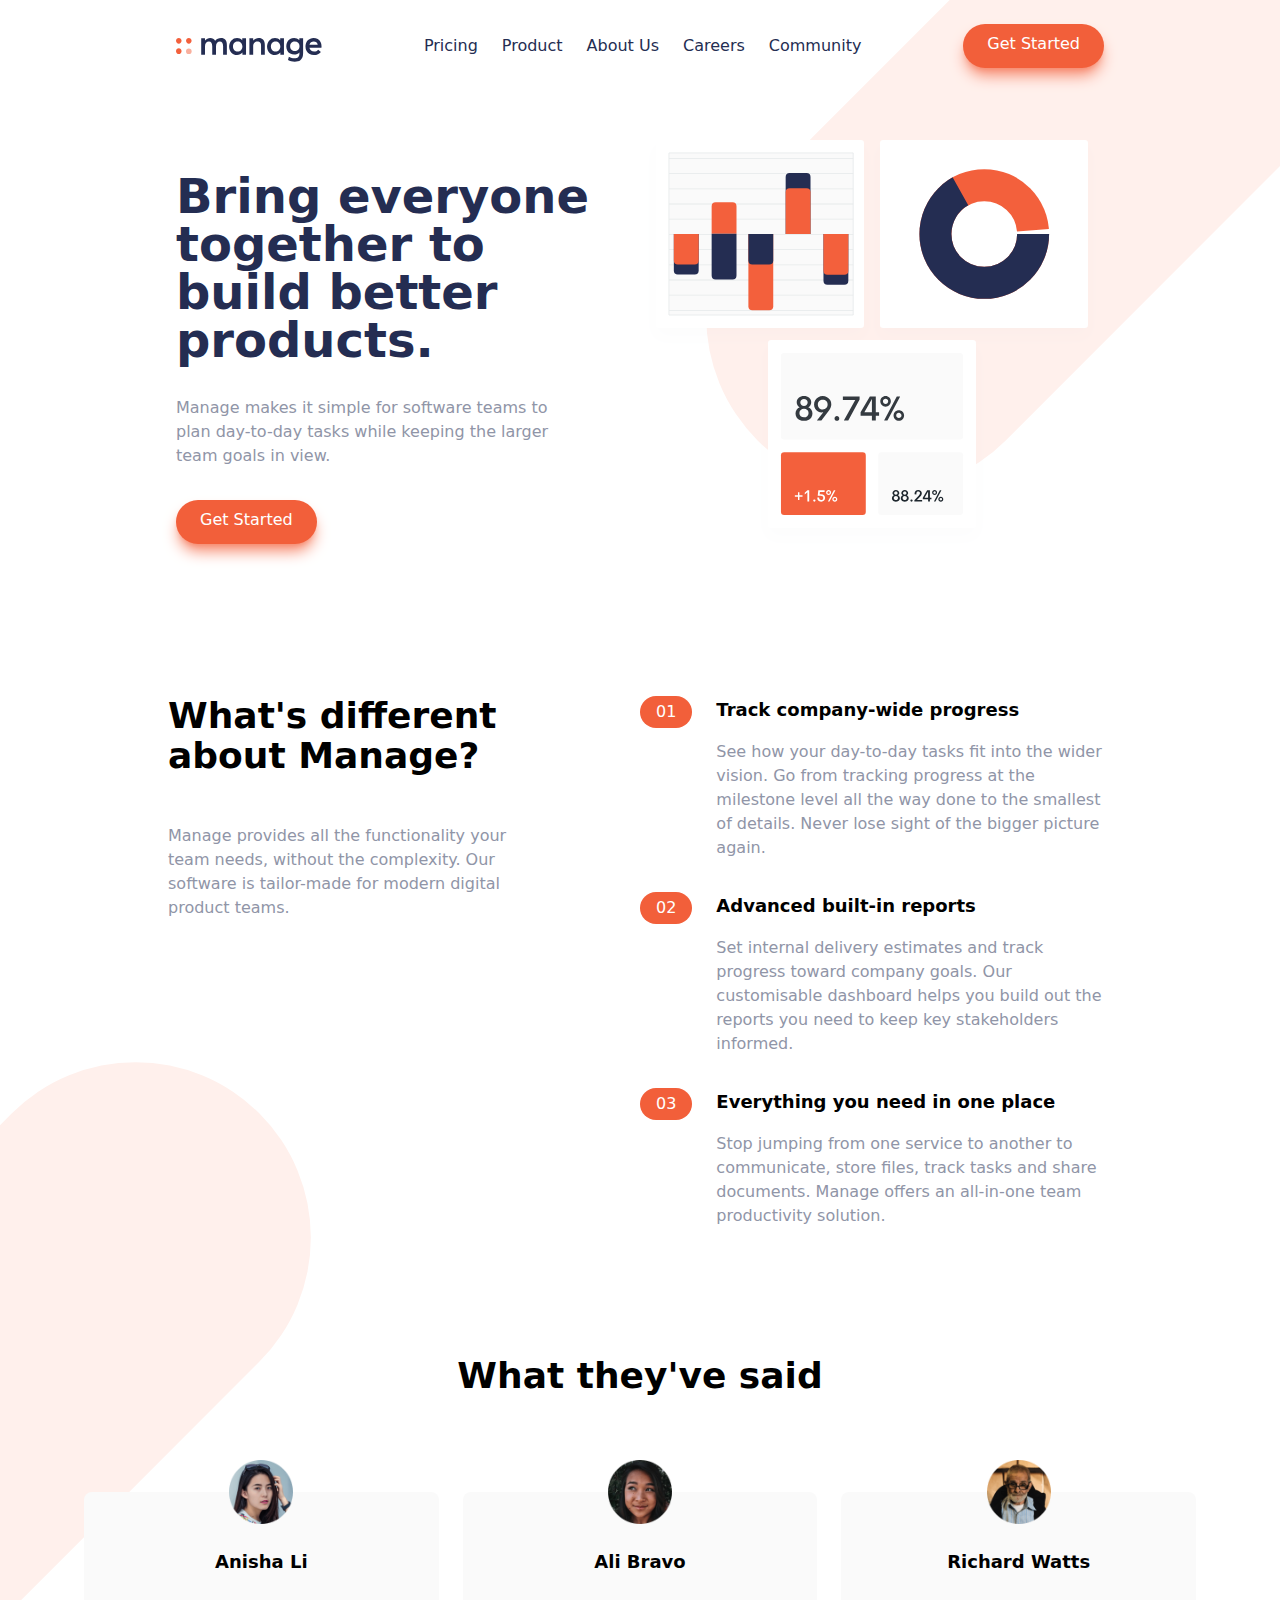
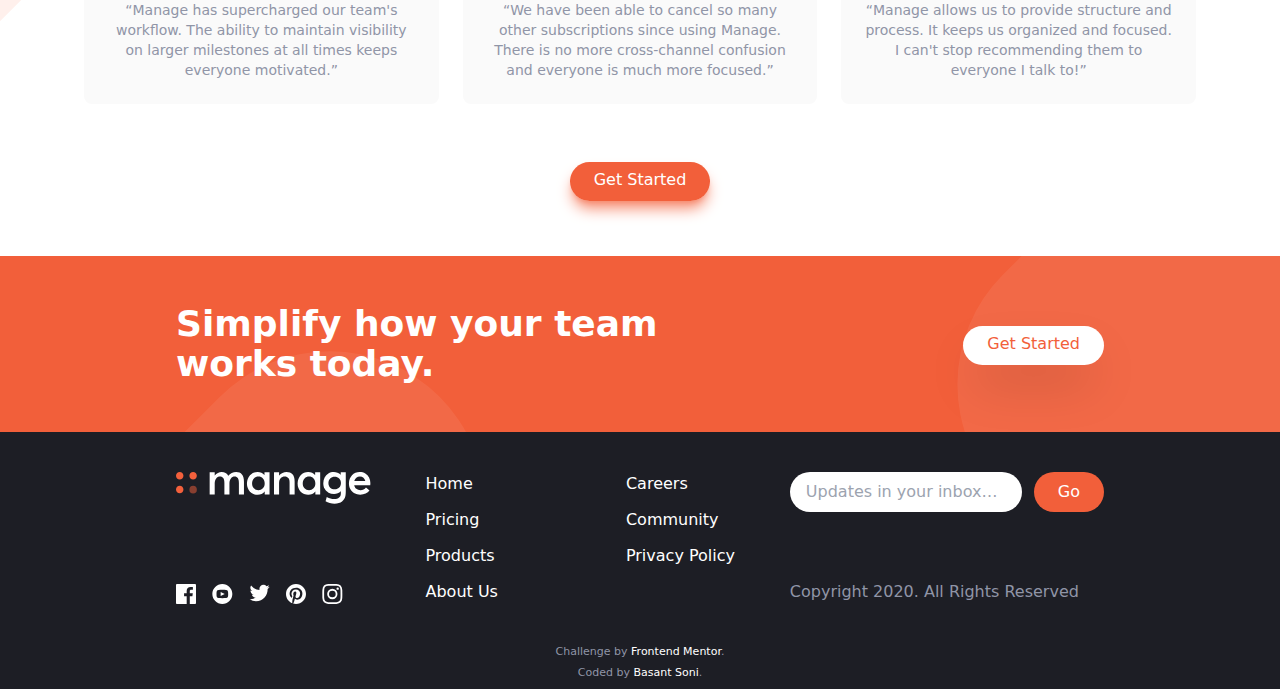
<file: Frontend-Mentor-Projects-main/A3-Manage-Landing-Page/index.html>
<!DOCTYPE html>
<html lang="en">
<head>
    <meta charset="UTF-8">
    <meta http-equiv="X-UA-Compatible" content="IE=edge">
    <meta name="viewport" content="width=device-width, initial-scale=1.0">
    <link rel="icon" type="image/png" sizes="32x32" href="./images/favicon-32x32.png">
    <title>Frontend Mentor | Manage landing page</title>
    <link rel="stylesheet" href="CSS/style.css">
    <script defer src="JS/script.js"></script>
</head>
<body>
    <!-- to run in terminal :
    cd D:\AAA\Programs\Frontend-Mentor\A3.-Manage-Landing-Page-Master (copy path from folder)
    npm run watch 
    -->
    <!-- Navbar -->
    <nav class="relative container mx-auto p-6">
        <!-- flex container -->
        <div class="flex items-center justify-between">
            <div class="pt-2">
                <img src="images/logo.svg" alt="Logo of company titled Manage" />
            </div>

            <!-- nav items -->
            <div class="hidden space-x-6 text-darkBlue md:flex">
                <a href="#" class="hover:text-darkGrayishBlue">Pricing</a>
                <a href="#" class="hover:text-darkGrayishBlue">Product</a>
                <a href="#" class="hover:text-darkGrayishBlue">About Us</a>
                <a href="#" class="hover:text-darkGrayishBlue">Careers</a>
                <a href="#" class="hover:text-darkGrayishBlue">Community</a>
            </div>

            <!-- button -->
            <a href="#" class="hidden p-3 px-6 pt-2 text-white bg-brightRed rounded-full align-baseline shadow-lg shadow-brightRedLight hover:bg-brightRedLight md:block">Get Started</a>

            <!-- Hamburger icon -->
            <button id="menu-btn" class="open block hamburger md:hidden focus:outline-none">
                <span class="hamburger-top"></span>
                <span class="hamburger-middle"></span>
                <span class="hamburger-bottom"></span>
            </button>
        </div>

        <!-- mobile menu -->
        <div class="md:hidden">
            <div id="menu" class="absolute flex flex-col items-center self-end py-8 mt-10 space-y-6 font-bold bg-white sm:w-auto sm:self-center left-6 right-6 drop-shadow-2xl">
                <a href="#">Pricing</a>
                <a href="#">Product</a>
                <a href="#">About Us</a>
                <a href="#">Careers</a>
                <a href="#">Community</a>
            </div>
        </div>
    </nav>

    <!-- Hero section -->
    <section id="hero">
        <!-- flex container -->
        <div class="container flex flex-col-reverse items-top px-6 mx-auto mt-10 space-y-0 md:flex-row md:space-y-0">
            <!-- left item -->
            <div class="flex flex-col mt-10 mb-28 space-y-8  md:w-1/2">
                <h1 class="max-w-md text-4xl font-bold text-center text-darkBlue md:text-5xl md:text-left">
                    Bring everyone together to build better products.
                </h1>
                <p class="max-w-sm text-center text-darkGrayishBlue md:text-left">
                    Manage makes it simple for software teams to plan day-to-day 
                    tasks while keeping the larger team goals in view.
                </p>
                <div class="flex justify-center md:justify-start">
                    <a href="#" class="p-3 px-6 pt-2 text-white bg-brightRed rounded-full align-baseline shadow-lg shadow-brightRedLight hover:bg-brightRedLight">Get Started</a>
                </div>
            </div>

            <!-- image -->
            <div class="md:w-1/2">
                <img src="images/illustration-intro.svg" alt="Bar and circle graph with percentage value">
            </div>
        </div> 
    </section>

    <!-- feature section -->
    <section id="features">
        <!-- flex container -->
        <div class="container flex flex-col px-4 mx-auto mt-10 space-y-12 md:space-y-0 md:flex-row">
            <!-- what's difference -->
            <div class="flex flex-col space-y-12 md:w-1/2">
                <h2 class="max-w-md text-4xl font-bold text-center md:text-left">
                    What's different about Manage?
                </h2>
                <p class="max-w-sm text-center text-darkGrayishBlue md:text-left">
                    Manage provides all the functionality your team needs, without 
                    the complexity. Our software is tailor-made for modern digital 
                    product teams.
                </p>
            </div>

            <!-- numbered list -->
            <div class="flex flex-col space-y-8 md:w-1/2">
                
                <!-- list item 1 -->
                <div class="flex flex-col space-y-3 md:space-y-0 md:space-x-6 md:flex-row">
                    <!-- heading -->
                    <div class="rounded-l-full bg-brightRedSupLight md:bg-transparent">
                        <div class="flex items-center space-x-2">
                            <div class="px-4 py-2 text-white rounded-full md:py-1 bg-brightRed">
                                01
                            </div>
                            <h3 class="text-base font-bold md:mb-4 md:hidden">
                                Track company-wide progress
                            </h3>
                        </div>
                    </div>
                    <div>
                        <h3 class="hidden mb-4 text-lg font-bold md:block">
                            Track company-wide progress
                        </h3>
                        <p class="text-darkGrayishBlue">
                            See how your day-to-day tasks fit into the wider vision. Go from 
                            tracking progress at the milestone level all the way done to the 
                            smallest of details. Never lose sight of the bigger picture again.
                        </p>
                    </div>
                </div>

                <!-- list item 2 -->
                <div class="flex flex-col space-y-3 md:space-y-0 md:space-x-6 md:flex-row">
                    <!-- heading -->
                    <div class="rounded-l-full bg-brightRedSupLight md:bg-transparent">
                        <div class="flex items-center space-x-2">
                            <div class="px-4 py-2 text-white rounded-full md:py-1 bg-brightRed">
                                02
                            </div>
                            <h3 class="text-base font-bold md:mb-4 md:hidden">
                                Advanced built-in reports
                            </h3>
                        </div>
                    </div>
                    <div>
                        <h3 class="hidden mb-4 text-lg font-bold md:block">
                            Advanced built-in reports
                        </h3>
                        <p class="text-darkGrayishBlue">
                            Set internal delivery estimates and track progress toward company 
                            goals. Our customisable dashboard helps you build out the reports 
                            you need to keep key stakeholders informed.
                        </p>
                    </div>
                </div>

                <!-- list item 3 -->
                <div class="flex flex-col space-y-3 md:space-y-0 md:space-x-6 md:flex-row">
                    <!-- heading -->
                    <div class="rounded-l-full bg-brightRedSupLight md:bg-transparent">
                        <div class="flex items-center space-x-2">
                            <div class="px-4 py-2 text-white rounded-full md:py-1 bg-brightRed">
                                03
                            </div>
                            <h3 class="text-base font-bold md:mb-4 md:hidden">
                                Everything you need in one place
                            </h3>
                        </div>
                    </div>
                    <div>
                        <h3 class="hidden mb-4 text-lg font-bold md:block">
                            Everything you need in one place
                        </h3>
                        <p class="text-darkGrayishBlue">
                            Stop jumping from one service to another to communicate, store files, 
                            track tasks and share documents. Manage offers an all-in-one team 
                            productivity solution.
                        </p>
                    </div>
                </div>

            </div>
        </div>
    </section>

    <!-- testimonials -->
    <section id="testimonials">
        <!-- container to heading and tests blocks  -->
        <div class="max-w-6xl px-5 mx-auto mt-32 text-center">
            <h2 class="text-4xl font-bold text-center">
                What they've said
            </h2>

            <!-- testimonial container -->
            <div class="flex flex-col mt-24 md:flex-row md:space-x-6">
                
                <!-- testimonial 1 -->
                <div class="hidden flex-col items-center p-6 space-y-6 rounded-lg bg-veryLightGray md:w-1/3 md:flex">
                    <img src="images/avatar-anisha.png" alt="Anisha Li" class="w-16 -mt-14">
                    <h5 class="text-lg font-bold">Anisha Li</h5>
                    <p class="text-sm text-darkGrayishBlue">
                        “Manage has supercharged our team's workflow. The ability to maintain 
                        visibility on larger milestones at all times keeps everyone motivated.”
                    </p>
                </div>
                
                <!-- testimonial 2 -->
                <div class="hidden flex-col items-center p-6 space-y-6 rounded-lg bg-veryLightGray md:w-1/3 md:flex">
                    <img src="images/avatar-ali.png" alt="Ali Bravo" class="w-16 -mt-14">
                    <h5 class="text-lg font-bold">Ali Bravo</h5>
                    <p class="text-sm text-darkGrayishBlue">
                        “We have been able to cancel so many other subscriptions since using 
                        Manage. There is no more cross-channel confusion and everyone is much 
                        more focused.”
                    </p>
                </div>
                
                <!-- testimonial 3 -->
                <div class="hidden flex-col items-center p-6 space-y-6 rounded-lg bg-veryLightGray md:w-1/3 md:flex">
                    <img src="images/avatar-richard.png" alt="Richard Watts" class="w-16 -mt-14">
                    <h5 class="text-lg font-bold">Richard Watts</h5>
                    <p class="text-sm text-darkGrayishBlue">
                        “Manage allows us to provide structure and process. It keeps us organized 
                        and focused. I can't stop recommending them to everyone I talk to!”
                    </p>
                </div>
                
            </div>

            <!-- mobile testimonial -->
            <div class="md:hidden overflow-hidden">
                 
                <div class="carousel pt-9 flex">
                    <!-- testimonial 1 -->
                    <div class="carousel-item flex flex-col items-center p-6 space-y-6 rounded-lg bg-veryLightGray ">
                        <img src="images/avatar-anisha.png" alt="Anisha Li" class="w-16 -mt-14">
                        <h5 class="text-lg font-bold">Anisha Li</h5>
                        <p class="text-sm text-darkGrayishBlue">
                            “Manage has supercharged our team's workflow. The ability to maintain 
                            visibility on larger milestones at all times keeps everyone motivated.”
                        </p>
                    </div>
                    
                    <!-- testimonial 2 -->
                    <div class="carousel-item flex flex-col items-center p-6 space-y-6 rounded-lg bg-veryLightGray">
                        <img src="images/avatar-ali.png" alt="Ali Bravo" class="w-16 -mt-14">
                        <h5 class="text-lg font-bold">Ali Bravo</h5>
                        <p class="text-sm text-darkGrayishBlue">
                            “We have been able to cancel so many other subscriptions since using 
                            Manage. There is no more cross-channel confusion and everyone is much 
                            more focused.”
                        </p>
                    </div>
                    
                    <!-- testimonial 3 -->
                    <div class="carousel-item flex flex-col items-center p-6 space-y-6 rounded-lg bg-veryLightGray">
                        <img src="images/avatar-richard.png" alt="Richard Watts" class="w-16 -mt-14">
                        <h5 class="text-lg font-bold">Richard Watts</h5>
                        <p class="text-sm text-darkGrayishBlue">
                            “Manage allows us to provide structure and process. It keeps us organized 
                            and focused. I can't stop recommending them to everyone I talk to!”
                        </p>
                    </div>
    
                    <!-- testimonial 4 -->
                    <div class="carousel-item flex flex-col items-center p-6 space-y-6 rounded-lg bg-veryLightGray">
                        <img src="images/avatar-shanai.png" alt="Shanai Gough" class="w-16 -mt-14">
                        <h5 class="text-lg font-bold">Shanai Gough</h5>
                        <p class="text-sm text-darkGrayishBlue">
                            “Their software allows us to track, manage and collaborate on our projects 
                            from anywhere. It keeps the whole team in-sync without being intrusive.”
                        </p>
                    </div>

                </div>
                <!-- progress circles -->
                <div class="circles flex justify-center space-x-2 pt-8">
                    <div class="circle show w-3 h-3 rounded-full border-2 border-brightRed"></div>
                    <div class="circle w-3 h-3 rounded-full border-2 border-brightRed"></div>
                    <div class="circle w-3 h-3 rounded-full border-2 border-brightRed"></div>
                    <div class="circle w-3 h-3 rounded-full border-2 border-brightRed"></div>
                </div>

            </div>

            <!-- button -->
            <div class="my-16">
                <a href="#" class="p-3 px-6 pt-2 text-white bg-brightRed rounded-full align-baseline shadow-lg shadow-brightRedLight hover:bg-brightRedLight">Get Started</a>
            </div>
        </div>
    </section>

    <!-- CTA section -->
    <section id="cta" class="bg-brightRed">
        <!-- flex container -->
        <div class="container flex flex-col items-center justify-between px-6 py-24 mx-auto space-y-12 md:py-12 md:flex-row md:space-y-0">
            <!-- heading -->
            <h2 class="text-5xl font-bold leading-tight text-center text-white md:text-4xl md:max-w-xl md:text-left">
                Simplify how your team works today.
            </h2>

             <!-- Button -->
        <div>
            <a href="#" class="p-3 px-6 pt-2 text-brightRed bg-white rounded-full shadow-2xl baseline hover:text-brightRedLight">
                Get Started
            </a>
          </div>
        </div>
    </section>

    <!-- footer -->
    <footer class="bg-veryDarkBlue">
        <!-- flex container -->
        <div class="container flex flex-col-reverse justify-between px-6 py-10 mx-auto space-y-8 md:flex-row md:space-y-0">
            <!-- logo and social links container -->
            <div class="flex flex-col-reverse items-center justify-between space-y-12 md:flex-col md:space-y-0 md:items-start">

                <!-- copyright -->
                <div class="mx-auto my-6 text-center text-darkGrayishBlue md:hidden">Copyright 2020. All Rights Reserved</div>
                <!-- logo -->
                <div>
                    <img src="images/logo-white.svg" class="h-8 text-white" alt=""/>
                </div>
                <!-- social links container -->
                <div class="flex justify-center space-x-4">
                    
                    <!-- link 1 facebook -->
                    <a href="#">
                        <svg xmlns="http://www.w3.org/2000/svg" width="20" height="20" class="text-white hover:text-brightRed"><path fill="currentColor" d="M18.896 0H1.104C.494 0 0 .494 0 1.104v17.793C0 19.506.494 20 1.104 20h9.58v-7.745H8.076V9.237h2.606V7.01c0-2.583 1.578-3.99 3.883-3.99 1.104 0 2.052.082 2.329.119v2.7h-1.598c-1.254 0-1.496.597-1.496 1.47v1.928h2.989l-.39 3.018h-2.6V20h5.098c.608 0 1.102-.494 1.102-1.104V1.104C20 .494 19.506 0 18.896 0z"/></svg>
                    </a> 
                    
                    <!-- link 2 youtube -->
                    <a href="#">
                        <svg xmlns="http://www.w3.org/2000/svg" width="21" height="20" class="text-white hover:text-brightRed"><path fill="currentColor" d="M10.333 0c-5.522 0-10 4.478-10 10 0 5.523 4.478 10 10 10 5.523 0 10-4.477 10-10 0-5.522-4.477-10-10-10zm3.701 14.077c-1.752.12-5.653.12-7.402 0C4.735 13.947 4.514 13.018 4.5 10c.014-3.024.237-3.947 2.132-4.077 1.749-.12 5.651-.12 7.402 0 1.898.13 2.118 1.059 2.133 4.077-.015 3.024-.238 3.947-2.133 4.077zM8.667 8.048l4.097 1.949-4.097 1.955V8.048z"/></svg>
                    </a> 
                    
                    <!-- link 3 twitter -->
                    <a href="#">
                        <svg xmlns="http://www.w3.org/2000/svg" width="21" height="18" class="text-white hover:text-brightRed"><path fill="currentColor" d="M20.667 2.797a8.192 8.192 0 01-2.357.646 4.11 4.11 0 001.804-2.27 8.22 8.22 0 01-2.606.996A4.096 4.096 0 0014.513.873c-2.649 0-4.595 2.472-3.997 5.038a11.648 11.648 0 01-8.457-4.287 4.109 4.109 0 001.27 5.478A4.086 4.086 0 011.47 6.59c-.045 1.901 1.317 3.68 3.29 4.075a4.113 4.113 0 01-1.853.07 4.106 4.106 0 003.834 2.85 8.25 8.25 0 01-6.075 1.7 11.616 11.616 0 006.29 1.843c7.618 0 11.922-6.434 11.662-12.205a8.354 8.354 0 002.048-2.124z"/></svg>
                    </a> 
                    
                    <!-- link 4 pinterest -->
                    <a href="#">
                        <svg xmlns="http://www.w3.org/2000/svg" width="20" height="20" class="text-white hover:text-brightRed"><path fill="currentColor" d="M10 0C4.478 0 0 4.477 0 10c0 4.237 2.636 7.855 6.356 9.312-.088-.791-.167-2.005.035-2.868.182-.78 1.172-4.97 1.172-4.97s-.299-.6-.299-1.486c0-1.39.806-2.428 1.81-2.428.852 0 1.264.64 1.264 1.408 0 .858-.545 2.14-.828 3.33-.236.995.5 1.807 1.48 1.807 1.778 0 3.144-1.874 3.144-4.58 0-2.393-1.72-4.068-4.177-4.068-2.845 0-4.515 2.135-4.515 4.34 0 .859.331 1.781.745 2.281a.3.3 0 01.069.288l-.278 1.133c-.044.183-.145.223-.335.134-1.249-.581-2.03-2.407-2.03-3.874 0-3.154 2.292-6.052 6.608-6.052 3.469 0 6.165 2.473 6.165 5.776 0 3.447-2.173 6.22-5.19 6.22-1.013 0-1.965-.525-2.291-1.148l-.623 2.378c-.226.869-.835 1.958-1.244 2.621.937.29 1.931.446 2.962.446 5.522 0 10-4.477 10-10S15.522 0 10 0z"/></svg>
                    </a> 
                    
                    <!-- link 5 instagram -->
                    <a href="#">
                        <svg xmlns="http://www.w3.org/2000/svg" width="21" height="20" class="text-white hover:text-brightRed"><path fill="currentColor" d="M10.333 1.802c2.67 0 2.987.01 4.042.059 2.71.123 3.976 1.409 4.1 4.099.048 1.054.057 1.37.057 4.04 0 2.672-.01 2.988-.058 4.042-.124 2.687-1.386 3.975-4.099 4.099-1.055.048-1.37.058-4.042.058-2.67 0-2.986-.01-4.04-.058-2.717-.124-3.976-1.416-4.1-4.1-.048-1.054-.058-1.37-.058-4.041 0-2.67.01-2.986.058-4.04.124-2.69 1.387-3.977 4.1-4.1 1.054-.048 1.37-.058 4.04-.058zm0-1.802C7.618 0 7.278.012 6.211.06 2.579.227.56 2.242.394 5.877.345 6.944.334 7.284.334 10s.011 3.057.06 4.123c.166 3.632 2.181 5.65 5.816 5.817 1.068.048 1.408.06 4.123.06 2.716 0 3.057-.012 4.124-.06 3.628-.167 5.651-2.182 5.816-5.817.049-1.066.06-1.407.06-4.123s-.011-3.056-.06-4.122C20.11 2.249 18.093.228 14.458.06 13.39.01 13.049 0 10.333 0zm0 4.865a5.135 5.135 0 100 10.27 5.135 5.135 0 000-10.27zm0 8.468a3.333 3.333 0 110-6.666 3.333 3.333 0 010 6.666zm5.339-9.87a1.2 1.2 0 10-.001 2.4 1.2 1.2 0 000-2.4z"/></svg>
                    </a> 
                </div>

            </div>

            <!-- list container -->
            <div class="flex justify-around space-x-32">
                <!-- left side -->
                <div class="flex flex-col space-y-3 text-white">
                    <a href="#" class="hover:text-brightRed">Home</a>
                    <a href="#" class="hover:text-brightRed">Pricing</a>
                    <a href="#" class="hover:text-brightRed">Products</a>
                    <a href="#" class="hover:text-brightRed">About Us</a>
                </div>
                <!-- right side -->
                <div class="flex flex-col space-y-3 text-white">
                    <a href="#" class="hover:text-brightRed">Careers</a>
                    <a href="#" class="hover:text-brightRed">Community</a>
                    <a href="#" class="hover:text-brightRed">Privacy Policy</a>
                </div>
            </div>

            <!-- input container -->
            <div class="flex flex-col justify-between">
                <form id="form" class="form">

                    <div class="form-control flex space-x-3">
                        <input type="email" id="email" class="flex-1 px-4 rounded-full border-transparent focus:outline-none focus:text-brightRed focus:border-solid focus:border-2 focus:border-brightRedLight" placeholder="Updates in your inbox…" />
                        <button type="submit" class="px-6 py-2 text-white rounded-full bg-brightRed hover:bg-brightRedLight focus:outline-none">Go</button>
                    </div>
                    <small id="errorMessage" class="italic text-brightRedLight pl-5 pt-2 text-sm ">Error message</small>
                </form>

                <!-- copyright -->
                <div class="hidden text-darkGrayishBlue md:block">Copyright 2020. All Rights Reserved</div>
            </div>

        </div>
        
        <div class="attribution flex flex-col justify-center align-center space-y-1 pb-2">
            <p class="text-darkGrayishBlue">Challenge by <a class="text-white hover:text-brightRed" href="https://www.frontendmentor.io?ref=challenge" target="_blank">Frontend Mentor</a>.</p> 
            <p class="text-darkGrayishBlue">Coded by <a class="text-white hover:text-brightRed" href="https://www.frontendmentor.io/profile/SoniBasant" target="_blank">Basant Soni</a>.</p>
        </div>
    </footer>

</body>
</html>
</file>
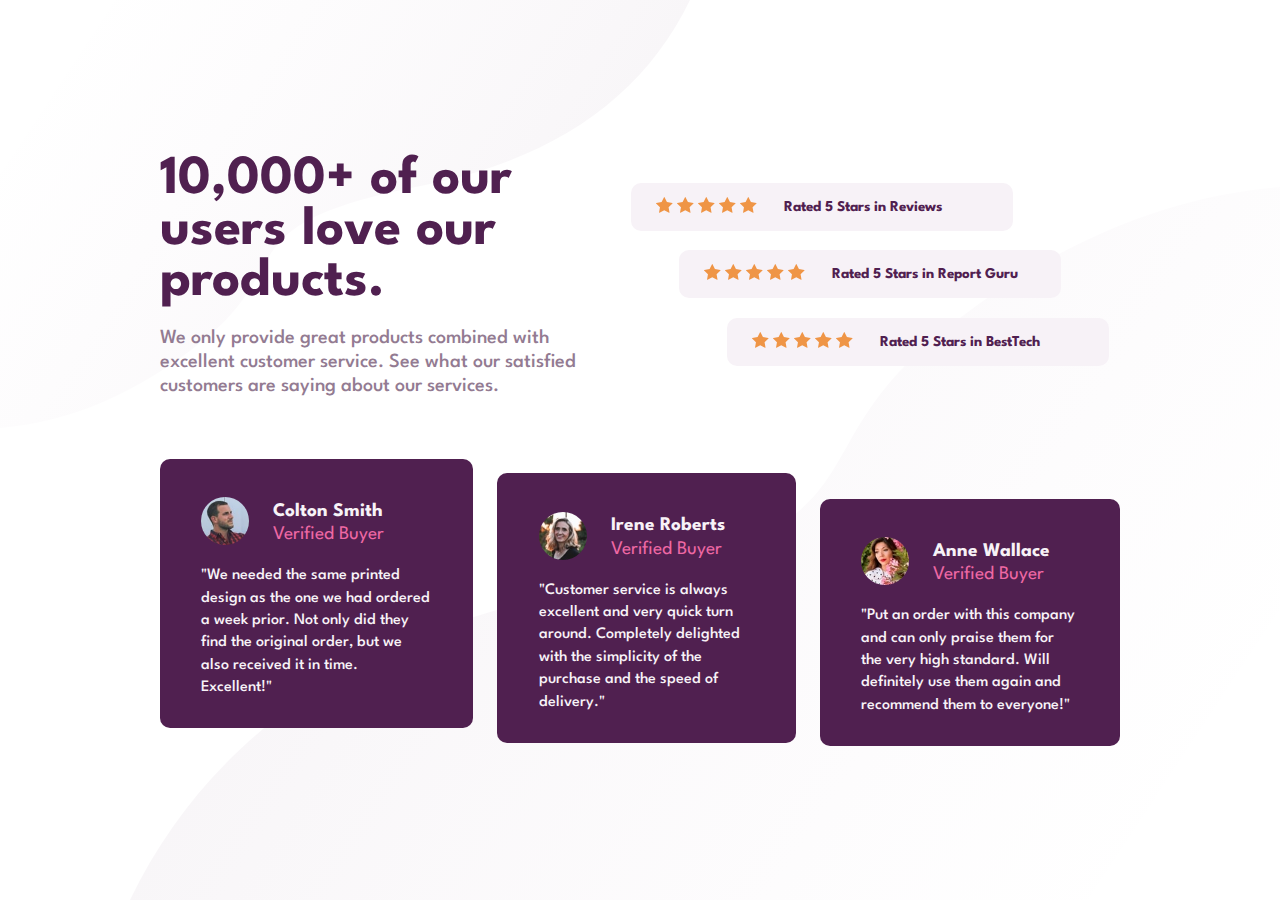
<file: Frontend-Mentor-Projects-main/A9-Social-Proof-Section/index.html>
<!DOCTYPE html>
<html lang="en">
  <head>
    <meta charset="UTF-8" />
    <meta name="viewport" content="width=device-width, initial-scale=1.0" />
    <meta http-equiv="X-UA-Compatible" content="ie=edge">
    <meta name="author" content="Basant Soni">
    <link
      rel="icon"
      type="image/png"
      sizes="32x32"
      href="./images/favicon-32x32.png"
    />
    <meta name="keywords" content=" HTML5, pure css, html, Frontend, Frontend Mentor, FrontendMentor.io, Basant Soni, sonibasant, social proof section, /">
    <title>Frontend Mentor | Social proof section</title>
    <link rel="stylesheet" href="style.css">
  </head>
  <body>

    <div class="page-container">

      <div class="header">
        <div class="headings">

          <h1 class="title">
            10,000+ of our users love our products.
          </h1>
  
          <p class="sub-title">
            We only provide great products combined with excellent customer service.
            See what our satisfied customers are saying about our services.
          </p>
        </div>

        <div class="star-container">

          <div class="cards card1">

            <div class="star">
              <img src="images/icon-star.svg" alt="Star">
              <img src="images/icon-star.svg" alt="Star">
              <img src="images/icon-star.svg" alt="Star">
              <img src="images/icon-star.svg" alt="Star">
              <img src="images/icon-star.svg" alt="Star">
            </div>
            <p>
              Rated 5 Stars in Reviews
            </p>
          </div>

          <div class="cards card2">

            <div class="star">
              <img src="images/icon-star.svg" alt="Star">
              <img src="images/icon-star.svg" alt="Star">
              <img src="images/icon-star.svg" alt="Star">
              <img src="images/icon-star.svg" alt="Star">
              <img src="images/icon-star.svg" alt="Star">
            </div>
            <p>
              Rated 5 Stars in Report Guru
            </p>
          </div>

          <div class="cards card3">

            <div class="star">
              <img src="images/icon-star.svg" alt="Star">
              <img src="images/icon-star.svg" alt="Star">
              <img src="images/icon-star.svg" alt="Star">
              <img src="images/icon-star.svg" alt="Star">
              <img src="images/icon-star.svg" alt="Star">
            </div>
            <p>
              Rated 5 Stars in BestTech
            </p>
          </div>
        </div>
      </div>

      <div class="feedback-container">

        <div class="feedback-card feedback-card1">
          <div class="head">

            <div class="image">
              <img src="images/image-colton.jpg" alt="Colton">
            </div>

            <div class="about">
              <p class="name">Colton Smith</p>
              <p class="designation">Verified Buyer</p>
            </div>
          </div>

          <div class="feedback">
            "We needed the same printed design as the one we had ordered a week prior.
            Not only did they find the original order, but we also received it in time.
            Excellent!"
          </div>
        </div>

        <div class="feedback-card feedback-card2">
          <div class="head">

            <div class="image">
              <img src="images/image-irene.jpg" alt="Irene">
            </div>

            <div class="about">
              <p class="name">Irene Roberts</p>
              <p class="designation">Verified Buyer</p>
            </div>
          </div>

          <div class="feedback">
            "Customer service is always excellent and very quick turn around. Completely
            delighted with the simplicity of the purchase and the speed of delivery."
          </div>
        </div>

        <div class="feedback-card feedback-card3">
          <div class="head">

            <div class="image">
              <img src="images/image-anne.jpg" alt="Anne">
            </div>

            <div class="about">
              <p class="name">Anne Wallace</p>
              <p class="designation">Verified Buyer</p>
            </div>
          </div>

          <div class="feedback">
            "Put an order with this company and can only praise them for the very high
            standard. Will definitely use them again and recommend them to everyone!"
          </div>
        </div>
      </div>
      
    </div>
   
  </body>
</html>
</file>
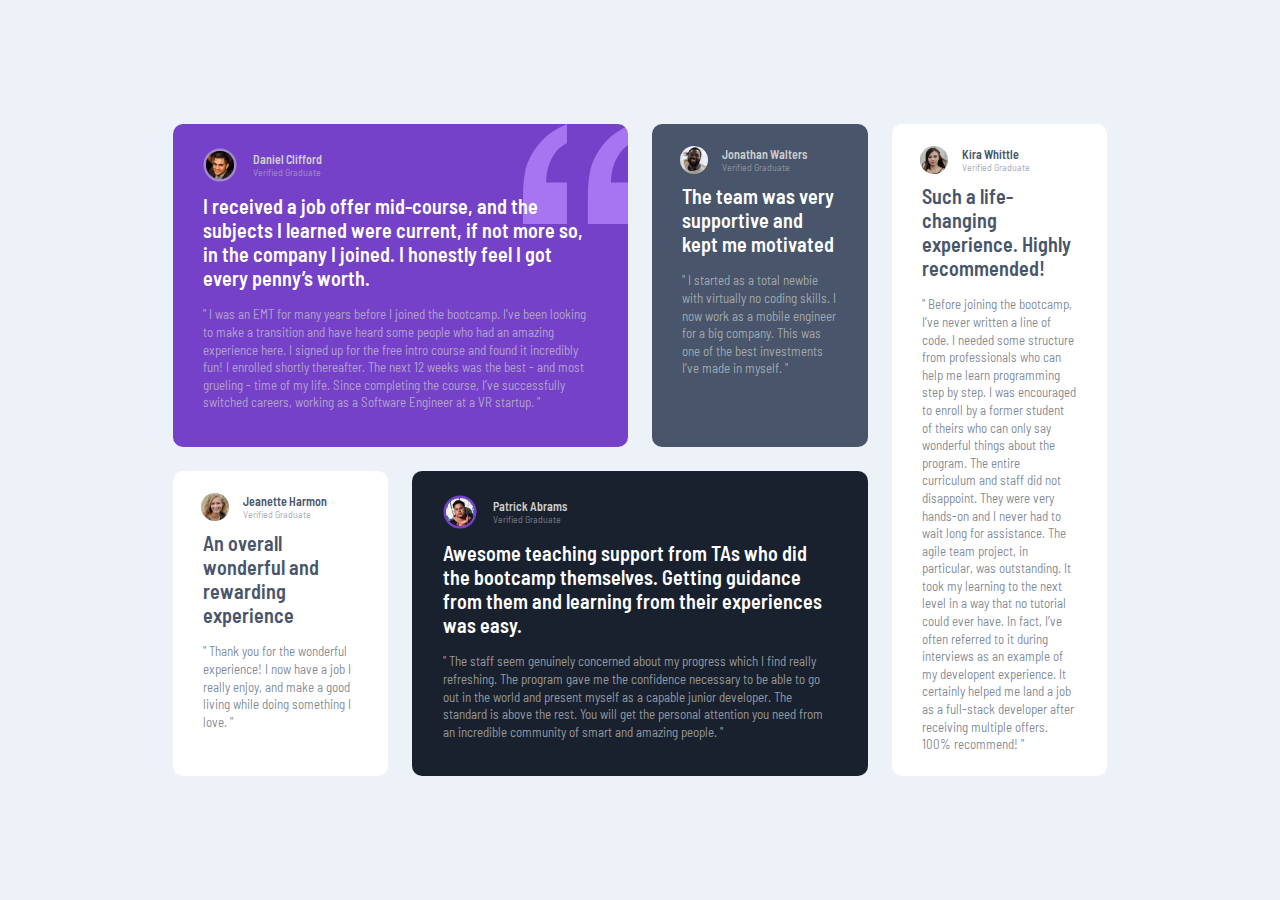
<file: Frontend-Mentor-Projects-main/B0-Testimonials-Grid-Section/index.html>
<!DOCTYPE html>
<html lang="en">
<head>
  <meta charset="UTF-8">
  <meta name="viewport" content="width=device-width, initial-scale=1.0">
  <meta http-equiv="X-UA-Compatible" content="ie=edge">
  <meta name="author" content="Basant Soni">
  <link rel="icon" type="image/png" sizes="32x32" href="./images/favicon-32x32.png">
  <meta name="keywords" content=" HTML5, pure css, html, Frontend, Frontend Mentor, FrontendMentor.io, Basant Soni, sonibasant, testimonials grid section, /">
  <title>Frontend Mentor | Testimonials Grid Section</title>
  <link rel="stylesheet" href="style.css">
</head>
<body>

  <main>

    <div class="cards card1">
      <div class="profile">
        <img src="images/image-daniel.jpg" alt="Daniel" class="image">
        <div class="about">
          <div class="person-name">Daniel Clifford</div>  
          <div class="verified">Verified Graduate</div>
        </div>
      </div>

      <p class="review">
        I received a job offer mid-course, and the subjects I learned were current, if not more so, 
        in the company I joined. I honestly feel I got every penny&#x2019;s worth.
      </p>

      <p class="quote">
        " I was an EMT for many years before I joined the bootcamp. I&#x2019;ve been looking to make a 
        transition and have heard some people who had an amazing experience here. I signed up 
        for the free intro course and found it incredibly fun! I enrolled shortly thereafter. 
        The next 12 weeks was the best - and most grueling - time of my life. Since completing 
        the course, I&#x2019;ve successfully switched careers, working as a Software Engineer at a VR startup. "
      </p>
    </div>

    <div class="cards card2">
      <div class="profile">
        <img src="images/image-jonathan.jpg" alt="Jonathan" class="image">
        <div class="about">
          <div class="person-name">Jonathan Walters</div>  
          <div class="verified">Verified Graduate</div>
        </div>
      </div>

      <p class="review">
        The team was very supportive and kept me motivated
      </p>

      <p class="quote">
        " I started as a total newbie with virtually no coding skills. I now work as a mobile engineer 
        for a big company. This was one of the best investments I&#x2019;ve made in myself. "
      </p>
    </div>

    <div class="cards card3">
      <div class="profile">
        <img src="images/image-jeanette.jpg" alt="Jeanette" class="image">
        <div class="about">
          <div class="person-name">Jeanette Harmon</div>  
          <div class="verified">Verified Graduate</div>
        </div>
      </div>

      <p class="review">
        An overall wonderful and rewarding experience
      </p>

      <p class="quote">
        " Thank you for the wonderful experience! I now have a job I really enjoy, and make a good living 
        while doing something I love. "
      </p>
    </div>

    <div class="cards card4">
      <div class="profile">
        <img src="images/image-patrick.jpg" alt="Patrick" class="image">
        <div class="about">
          <div class="person-name">Patrick Abrams</div>  
          <div class="verified">Verified Graduate</div>
        </div>
      </div>

      <p class="review">
        Awesome teaching support from TAs who did the bootcamp themselves. Getting guidance from them and 
        learning from their experiences was easy.
      </p>

      <p class="quote">
        " The staff seem genuinely concerned about my progress which I find really refreshing. The program 
        gave me the confidence necessary to be able to go out in the world and present myself as a capable 
        junior developer. The standard is above the rest. You will get the personal attention you need from 
        an incredible community of smart and amazing people. "
      </p>
    </div>

    <div class="cards card5">
      <div class="profile">
        <img src="images/image-kira.jpg" alt="Kira" class="image">
        <div class="about">
          <div class="person-name">Kira Whittle</div>  
          <div class="verified">Verified Graduate</div>
        </div>
      </div>

      <p class="review">
        Such a life-changing experience. Highly recommended!
      </p>

      <p class="quote">
        " Before joining the bootcamp, I&#x2019;ve never written a line of code. I needed some structure from 
        professionals who can help me learn programming step by step. I was encouraged to enroll by a former 
        student of theirs who can only say wonderful things about the program. The entire curriculum and staff 
        did not disappoint. They were very hands-on and I never had to wait long for assistance. The agile team 
        project, in particular, was outstanding. It took my learning to the next level in a way that no tutorial 
        could ever have. In fact, I&#x2019;ve often referred to it during interviews as an example of my developent 
        experience. It certainly helped me land a job as a full-stack developer after receiving multiple offers. 
        100% recommend! "
      </p>
    </div>

  </main>
  
</body>
</html>
</file>
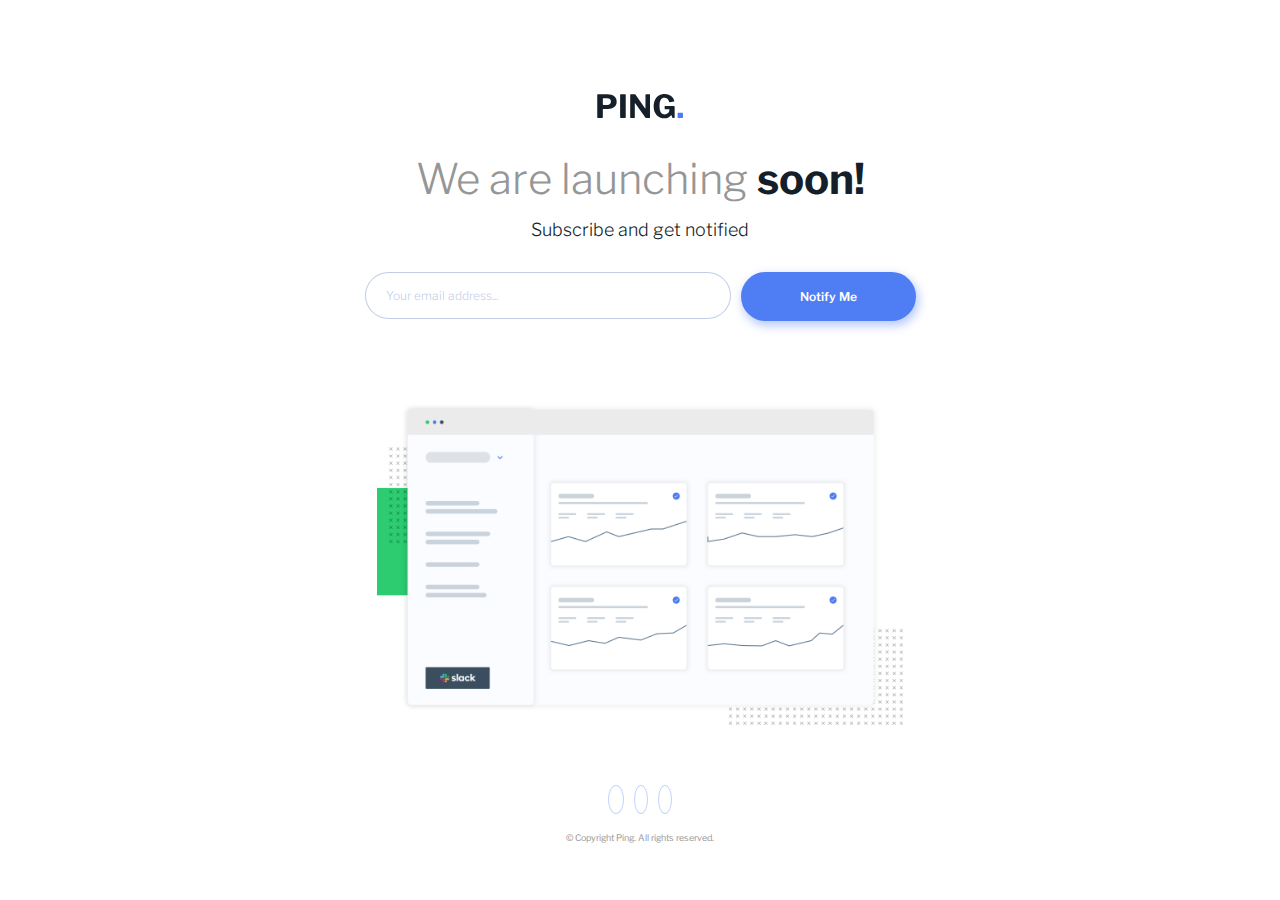
<file: Frontend-Mentor-Projects-main/B1-Ping-Coming-Soon-Page/index.html>
<!DOCTYPE html>
<html lang="en">
<head>
  <meta charset="UTF-8">
  <meta name="viewport" content="width=device-width, initial-scale=1.0"> <!-- displays site properly based on user's device -->
  <meta http-equiv="X-UA-Compatible" content="ie=edge">
  <meta content="author" name="Basant Soni">
  <meta name="keywords" content=" HTML5, pure css, html, Frontend, Frontend Mentor, FrontendMentor.io, Basant Soni, sonibasant, ping coming soon page, email verification /">
  <link rel="icon" type="image/png" sizes="32x32" href="./images/favicon-32x32.png">
  <title>Frontend Mentor | Ping coming soon page</title>
  <link rel="stylesheet" href="https://cdnjs.cloudflare.com/ajax/libs/font-awesome/6.2.0/css/all.min.css" integrity="sha512-xh6O/CkQoPOWDdYTDqeRdPCVd1SpvCA9XXcUnZS2FmJNp1coAFzvtCN9BmamE+4aHK8yyUHUSCcJHgXloTyT2A==" crossorigin="anonymous" referrerpolicy="no-referrer" />
  <link rel="stylesheet" href="style.css">
  <script defer src="script.js"></script>
</head>
<body>

  <header>
    <img src="images/logo.svg" alt="Ping Icon" id="ping-img">

    <h1 class="title">
      We are launching <span>soon!</span>
    </h1>

    <p class="sub-title">
      Subscribe and get notified
    </p>
  </header>
  
  <form class="email-container">
    <div>
      <input type="text" name="email" class="email" placeholder="Your email address...">
      <small>Message</small>
    </div>
    <button type="button" id="btn">Notify Me</button>
  </form>

  <div>
    <img src="images/illustration-dashboard.png" alt="Dashboard" id="dashboard">
  </div>

  <footer>

    <ul class="social">
      <li><i class="fab fa-facebook-f"></i></li>
      <li><i class="fab fa-twitter"></i></li>
      <li><i class="fab fa-instagram"></i></li>
    </ul>
    <i></i>
    <p class="disclaimer">
      &copy; Copyright Ping. All rights reserved.
    </p>
  </footer>
</body>
</html>
</file>
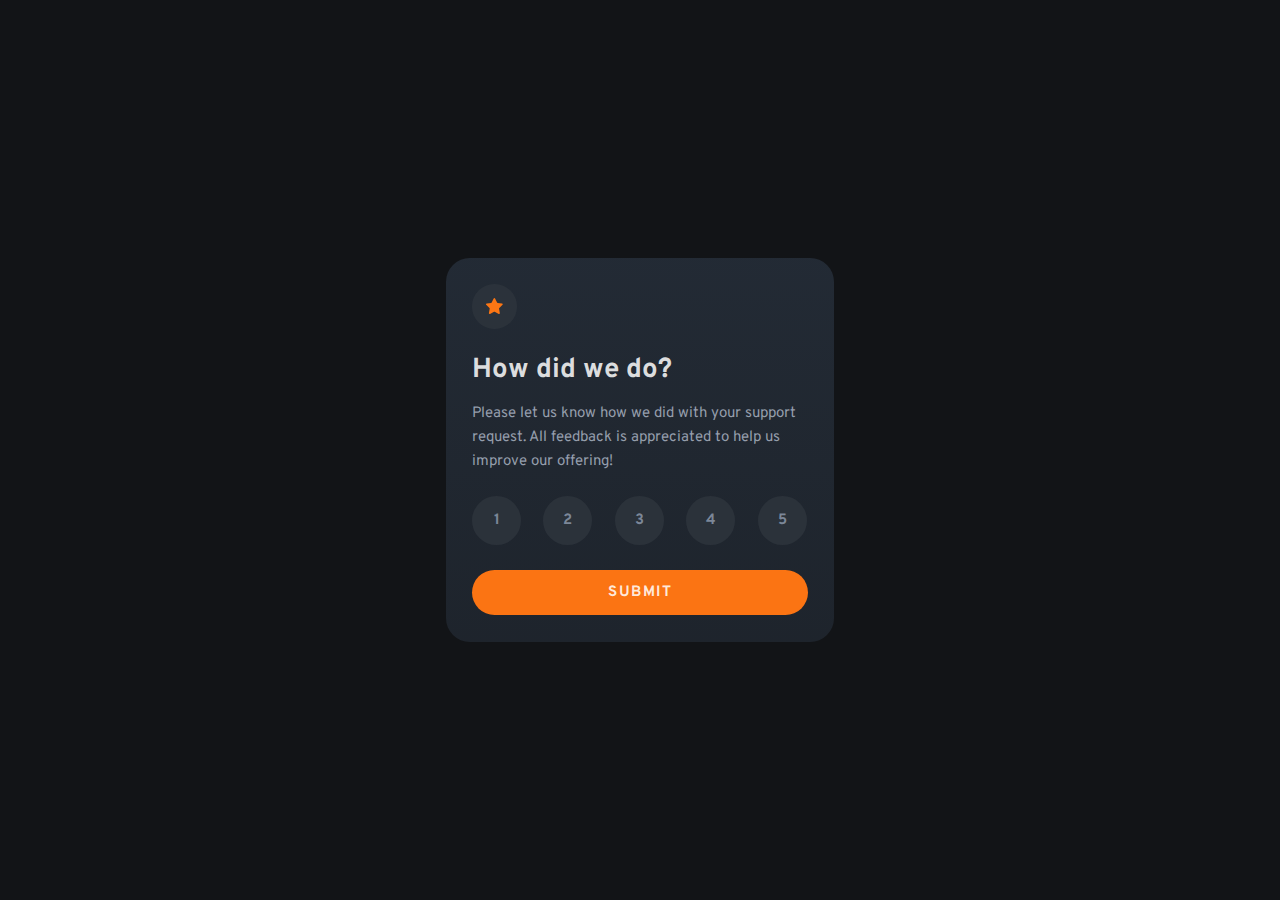
<file: Frontend-Mentor-Projects-main/B2-Interactive-Rating-Component/index.html>
<!DOCTYPE html>
<html lang="en">
<head>
  <meta charset="UTF-8">
  <meta name="viewport" content="width=device-width, initial-scale=1.0"> <!-- displays site properly based on user's device -->
  <meta http-equiv="X-UA-Compatible" content="ie=edge">
  <link rel="icon" type="image/png" sizes="32x32" href="./images/favicon-32x32.png">
  <meta content="author" name="Basant Soni">
  <meta name="keywords" content=" HTML5, pure css, html, Frontend, Frontend Mentor, FrontendMentor.io, Basant Soni, sonibasant, Interactive rating component, thank you message, /">
  <title>Frontend Mentor | Interactive rating component</title>
  <link rel="stylesheet" href="style.css">
  <script defer src="script.js"></script>
</head>
<body>

  <div class="rating-container">

    <div class="star-container">
      <img src="images/icon-star.svg" alt="Star Icon" id="star-icon">
    </div>

    <h1 class="title1">
      How did we do?
    </h1>

    <p class="content1">
      Please let us know how we did with your support request. All feedback is appreciated 
      to help us improve our offering!
    </p>

    <div class="ratings">
      <button type="button" class="num num1" data-value="1">1</button>
      <button type="button" class="num num2" data-value="2">2</button>
      <button type="button" class="num num3" data-value="3">3</button>
      <button type="button" class="num num4" data-value="4">4</button>
      <button type="button" class="num num5" data-value="5">5</button>
    </div>
    <!-- data-value to get the value of the rating -->

    <button type="button" class="btn">Submit</button>

  </div>
  
</body>
</html>
</file>
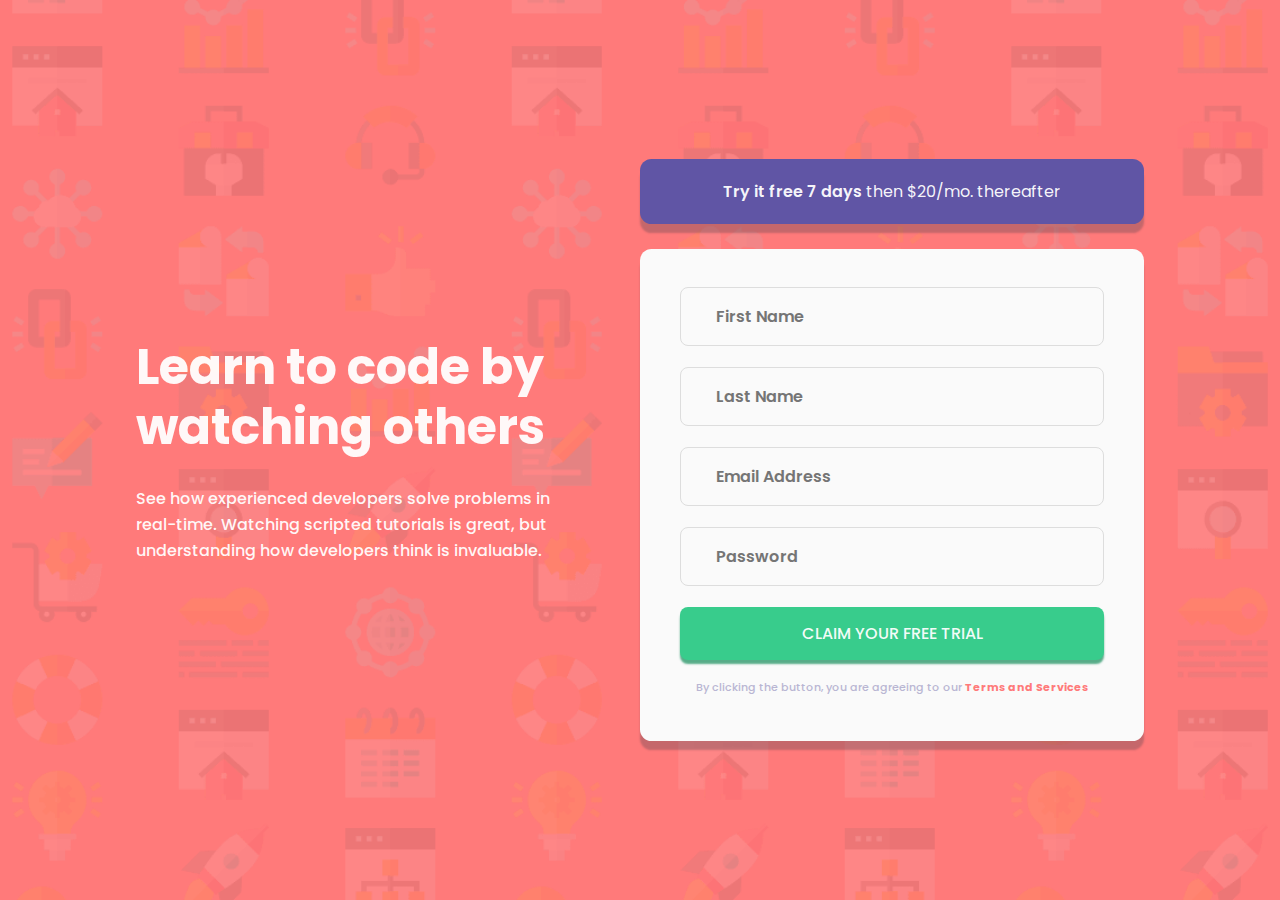
<file: Frontend-Mentor-Projects-main/B3-Intro-component-with-signup-form/index.html>
<!DOCTYPE html>
<html lang="en">
<head>
  <meta charset="UTF-8">
  <meta name="viewport" content="width=device-width, initial-scale=1.0">
  <meta http-equiv="X-UA-Compatible" content="ie=edge">
  <link rel="icon" type="image/png" sizes="32x32" href="./images/favicon-32x32.png">
  <meta content="author" name="Basant Soni">
  <meta name="keywords" content=" HTML5, pure css, html, Frontend, Frontend Mentor, FrontendMentor.io, Basant Soni, sonibasant, intro component with signup form, email verification, form validation /">
  <title>Frontend Mentor | Intro component with sign up form</title>
  <link rel="stylesheet" href="https://cdnjs.cloudflare.com/ajax/libs/font-awesome/6.2.0/css/all.min.css" integrity="sha512-xh6O/CkQoPOWDdYTDqeRdPCVd1SpvCA9XXcUnZS2FmJNp1coAFzvtCN9BmamE+4aHK8yyUHUSCcJHgXloTyT2A==" crossorigin="anonymous" referrerpolicy="no-referrer" />
  <link rel="stylesheet" href="style.css">
  <script defer src="script.js"></script>
</head>
<body>

  <div class="card-container">
    <div class="header">
      <h1>
        Learn to code by watching others
      </h1>
  
      <p>
        See how experienced developers solve problems in real-time. Watching scripted tutorials is great, 
        but understanding how developers think is invaluable. 
      </p>
    </div>

    <div class="main">

      <div class="try-container">
        <p><span>Try it free 7 days</span> then $20/mo. thereafter</p>
      </div>
  
      <form id="form" class="form">
        
        <div class="entries">
          <div class="input-status">
            <input type="text" name="first" id="first" placeholder="First Name">
            <i class="fas fa-exclamation-circle"></i>
            <i class="fas fa-check-circle"></i>
          </div>
          <small class="errMsg">Error Message</small>
        </div>
  
        <div class="entries">
          <div class="input-status">
            <input type="text" name="last" id="last" placeholder="Last Name">
            <i class="fas fa-exclamation-circle"></i>
            <i class="fas fa-check-circle"></i>
          </div>
          <small class="errMsg">Error Message</small>
        </div>
  
        <div class="entries">
          <div class="input-status">
            <input type="email" name="email" id="email" placeholder="Email Address">
            <i class="fas fa-exclamation-circle"></i>
            <i class="fas fa-check-circle"></i>
          </div>
          <small class="errMsg">Error Message</small>
        </div>
  
        <div class="entries">
          <div class="input-status">
            <input type="password" name="password" id="pwd" placeholder="Password">
            <i class="fas fa-exclamation-circle"></i>
            <i class="fas fa-check-circle"></i>
          </div>
          <small class="errMsg">Error Message</small>
        </div>
  
        <button type="submit" id="btn">Claim your free trial</button>
  
        <div class="disclaimer">By clicking the button, you are agreeing to our <span>Terms and Services</span></div>
  
      </form>
    </div>

  </div>

</body>
</html>
</file>
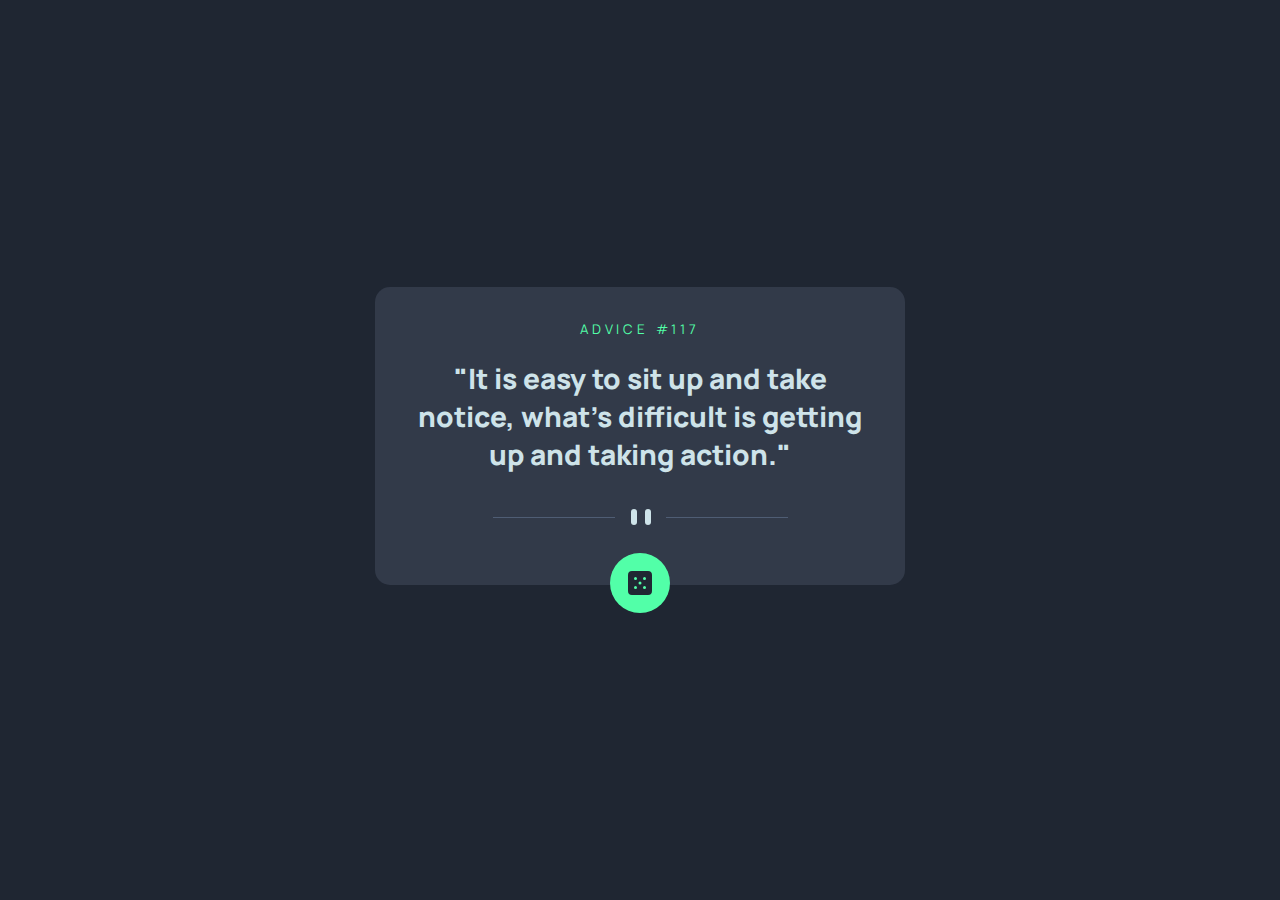
<file: Frontend-Mentor-Projects-main/B4-Advice-Generator-App/index.html>
<!DOCTYPE html>
<html lang="en">
<head>
  <meta charset="UTF-8">
  <meta name="viewport" content="width=device-width, initial-scale=1.0">
  <meta http-equiv="X-UA-Compatible" content="ie=edge">
  <link rel="icon" type="image/png" sizes="32x32" href="./images/favicon-32x32.png">
  <meta content="author" name="Basant Soni">
  <meta name="keywords" content=" HTML5, pure css, html, javascript, js, Frontend, Frontend Mentor, FrontendMentor.io, Basant Soni, sonibasant, advice generator app, api /">
  <title>Frontend Mentor | Advice generator app</title>
  <link rel="stylesheet" href="style.css">
  <script defer src="script.js"></script>
</head>
<body>

  <main>
    <small>
      Advice #117
    </small>

    <p id="advice">
      "It is easy to sit up and take notice, what's difficult is getting up and taking action."
    </p>

    <picture>
      <source srcset="images/pattern-divider-mobile.svg" alt="Divider">
      <source media="(min-width: 1024px)" srcset="images/pattern-divider-desktop.svg" alt="Divider">
      <img src="images/pattern-divider-mobile.svg" alt="Divider image">
    </picture>
  </main>

  <div id="dice-container">
    <img src="images/icon-dice.svg" alt="Dice image" id="dice">
  </div>
    
</body>
</html>
</file>
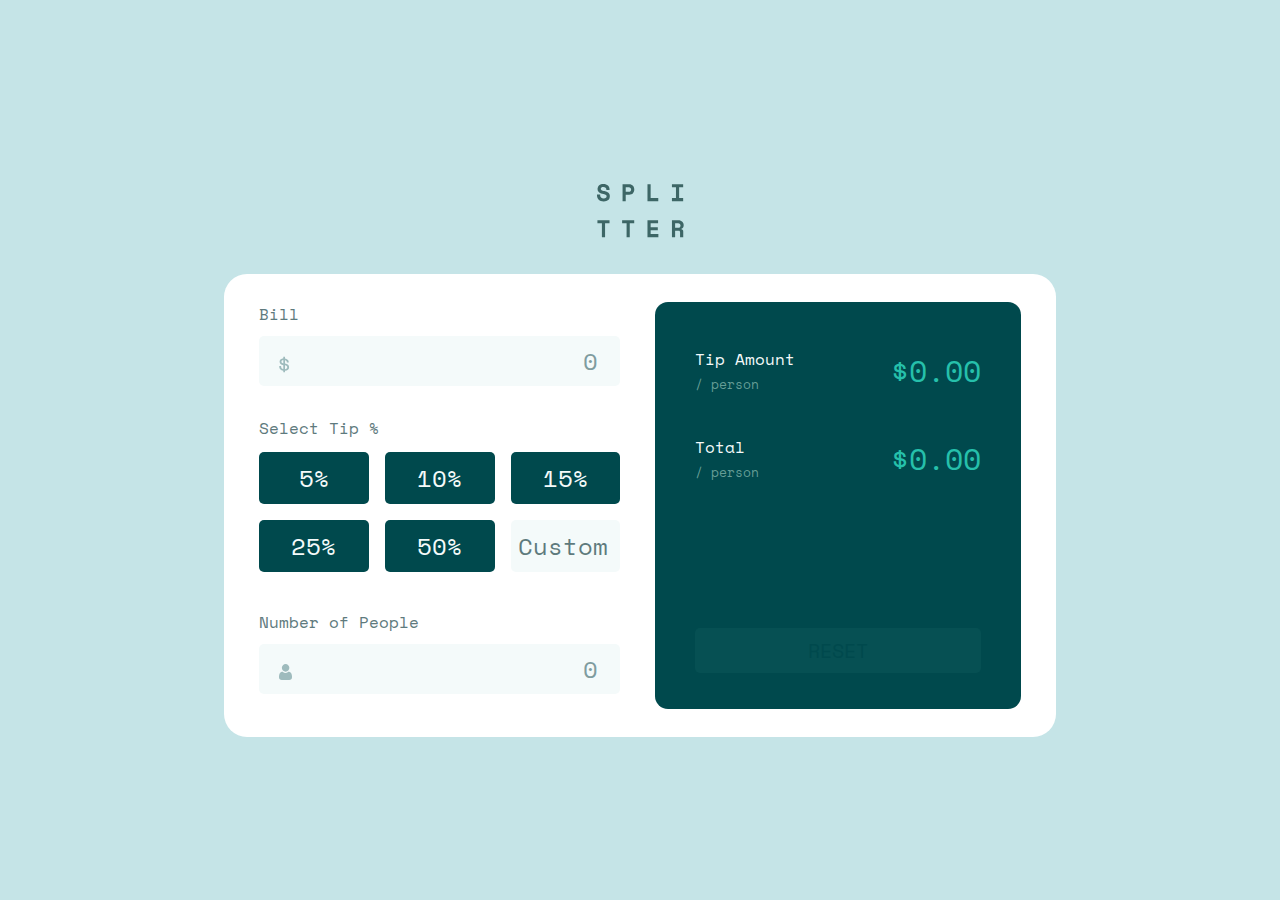
<file: Frontend-Mentor-Projects-main/B5-Tip-Calculator-App/index.html>
<!DOCTYPE html>
<html lang="en">
<head>
  <meta charset="UTF-8">
  <meta name="viewport" content="width=device-width, initial-scale=1.0">
  <meta http-equiv="X-UA-Compatible" content="ie=edge">
  <link rel="icon" type="image/png" sizes="32x32" href="./images/favicon-32x32.png">
  <meta content="author" name="Basant Soni">
  <meta name="keywords" content=" HTML5, pure css, html, javascript, js, Frontend, Frontend Mentor, FrontendMentor.io, Basant Soni, sonibasant, tip calculator app, /">
  <title>Frontend Mentor | Tip calculator app</title>
  <link rel="stylesheet" href="style.css">
  <script defer src="script.js"></script>
</head>
<body>

  <div>
    <img src="images/logo.svg" alt="Logo" id="logo">
  </div>

  <div class="card-container">
    <div id="calculate-card">
      <p>Bill</p>
      <form id="input-area">
        <img src="images/icon-dollar.svg" alt="Dollor" id="bill-dollar">
        <input type="number" name="bill" id="bill-input" placeholder="0">
      </form>
      <p>Select Tip %</p>
      <div class="tip">
        <div class="percent-card num" data-value="5">5%</div>
        <div class="percent-card num" data-value="10">10%</div>
        <div class="percent-card num" data-value="15">15%</div>
        <div class="percent-card num" data-value="25">25%</div>
        <div class="percent-card num" data-value="50">50%</div>
        <input type="number" name="custom" class="percent-card custom" placeholder="Custom">
      </div>
      <p>Number of People</p>
      <form id="person-area">
        <p class="zero">Can't be zero</p>
        <img src="images/icon-person.svg" alt="Person Icon" id="person-icon">
        <input type="number" name="person" class="person-input" placeholder="0">
      </form>
    </div>

    <div id="display-card">

      <div class="tip-n-total">
        <div class="label">
          <p>Tip Amount</p>
          <small>/ person</small>
        </div>
        <div class="tips" id="tip-per-person">$0.00</div>
      </div>

      <div class="tip-n-total">
        <div class="label">
          <p>Total</p>
          <small>/ person</small>
        </div>
        <div class="tips" id="total-per-person">$0.00</div>
      </div>

      <button type="reset" id="btn">Reset</button>
    </div>
  </div>
    
</body>
</html>
</file>
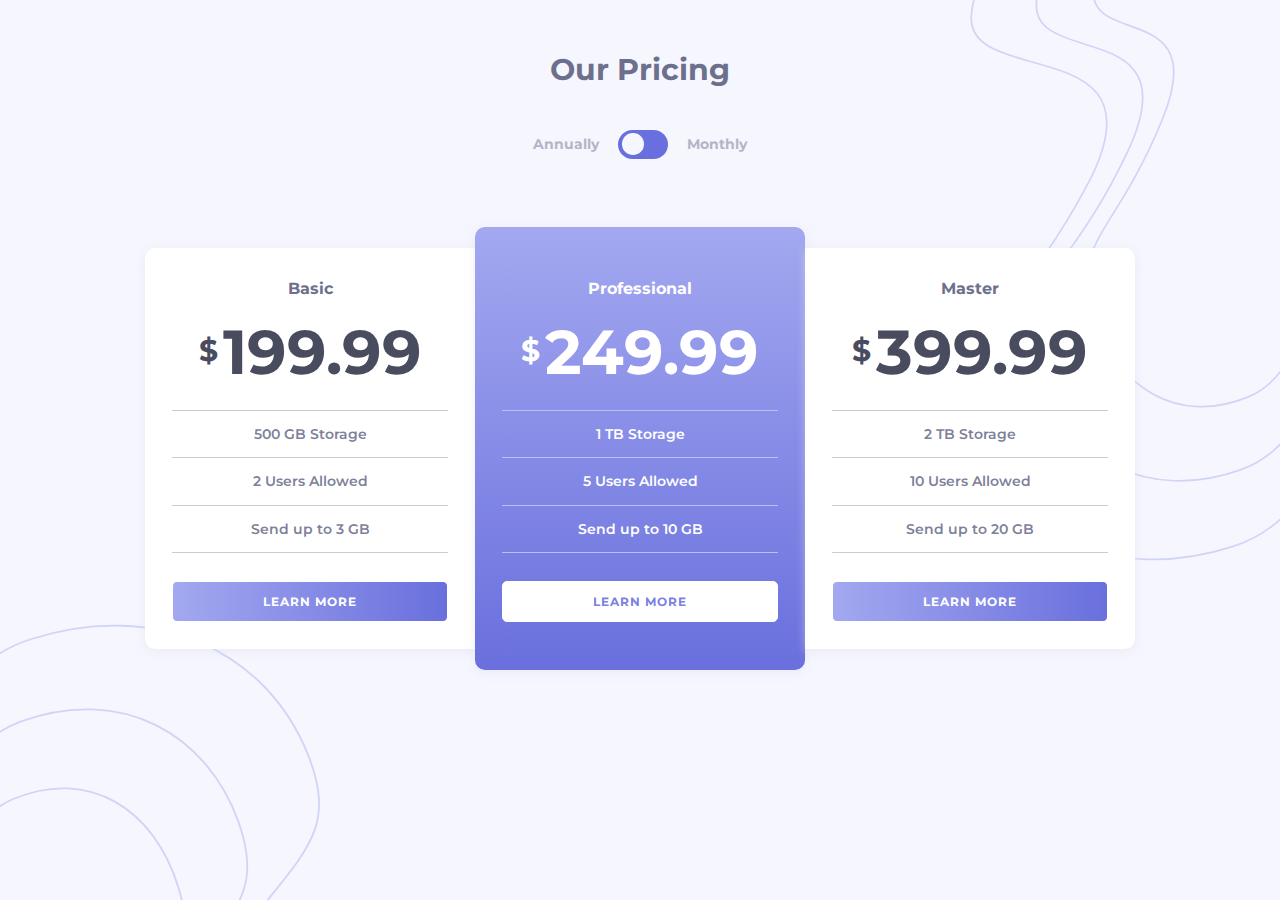
<file: Frontend-Mentor-Projects-main/B6-Pricing-Component-with-Toggle/index.html>
<!DOCTYPE html>
<html lang="en">
<head>
  <meta charset="UTF-8">
  <meta name="viewport" content="width=device-width, initial-scale=1.0"> <!-- displays site properly based on user's device -->
  <meta http-equiv="X-UA-Compatible" content="ie=edge">
  <meta content="author" name="Basant Soni">
  <link rel="icon" type="image/png" sizes="32x32" href="./images/favicon-32x32.png">
  <meta name="keywords" content=" HTML5, pure css, html, javascript, js, Frontend, Frontend Mentor, FrontendMentor.io, Basant Soni, sonibasant, pricing component with toggle, /">
  <title>Frontend Mentor | Pricing Component with Toggle</title>
  <link rel="stylesheet" href="style.css">
  <script defer src="script.js"></script>
</head>
<body>

  <div id="main-container">
    <header>
      <h1>
        Our Pricing
      </h1>

      <div class="toggle-btn-label">
        <p>Annually</p>
        <label for="toggle" class="switch">
          <input type="checkbox" name="toggle" id="toggle">
          <span class="slider"></span>
        </label>
        <p>Monthly</p>
      </div>
    </header>

    <div class="card-container">
      
      <div class="card basic">
        <h2>Basic</h2>
        <span class="amt yearly">
          <p class="charges dollar">&dollar;</p>
          <p class="charges">199.99</p>
        </span>
        <span class="amt monthly">
          <p class="charges dollar">&dollar;</p>
          <p class="charges">19.99</p>
        </span>
        <div class="lines"></div>
        <p>500 GB Storage</p>
        <div class="lines"></div>
        <p>2 Users Allowed</p>
        <div class="lines"></div>
        <p>Send up to 3 GB</p>
        <div class="lines"></div>
        <button type="button">Learn More</button>
      </div>

      <div class="card pro">
        <h2>Professional</h2>
        <span class="amt yearly">
          <p class="charges dollar">&dollar;</p>
          <p class="charges">249.99</p>
        </span>
        <span class="amt monthly">
          <p class="charges dollar">&dollar;</p>
          <p class="charges">24.99</p>
        </span>
        <div class="lines"></div>
        <p>1 TB Storage</p>
        <div class="lines"></div>
        <p>5 Users Allowed</p>
        <div class="lines"></div>
        <p>Send up to 10 GB</p>
        <div class="lines"></div>
        <button type="button">Learn More</button>
      </div>

      <div class="card master">
        <h2>Master</h2>
        <span class="amt yearly">
          <p class="charges dollar">&dollar;</p>
          <p class="charges">399.99</p>
        </span>
        <span class="amt monthly">
          <p class="charges dollar">&dollar;</p>
          <p class="charges">39.99</p>
        </span>
        <div class="lines"></div>
        <p>2 TB Storage</p>
        <div class="lines"></div>
        <p>10 Users Allowed</p>
        <div class="lines"></div>
        <p>Send up to 20 GB</p>
        <div class="lines"></div>
        <button type="button">Learn More</button>
      </div>
    </div>
  </div>
  
</body>
</html>
</file>
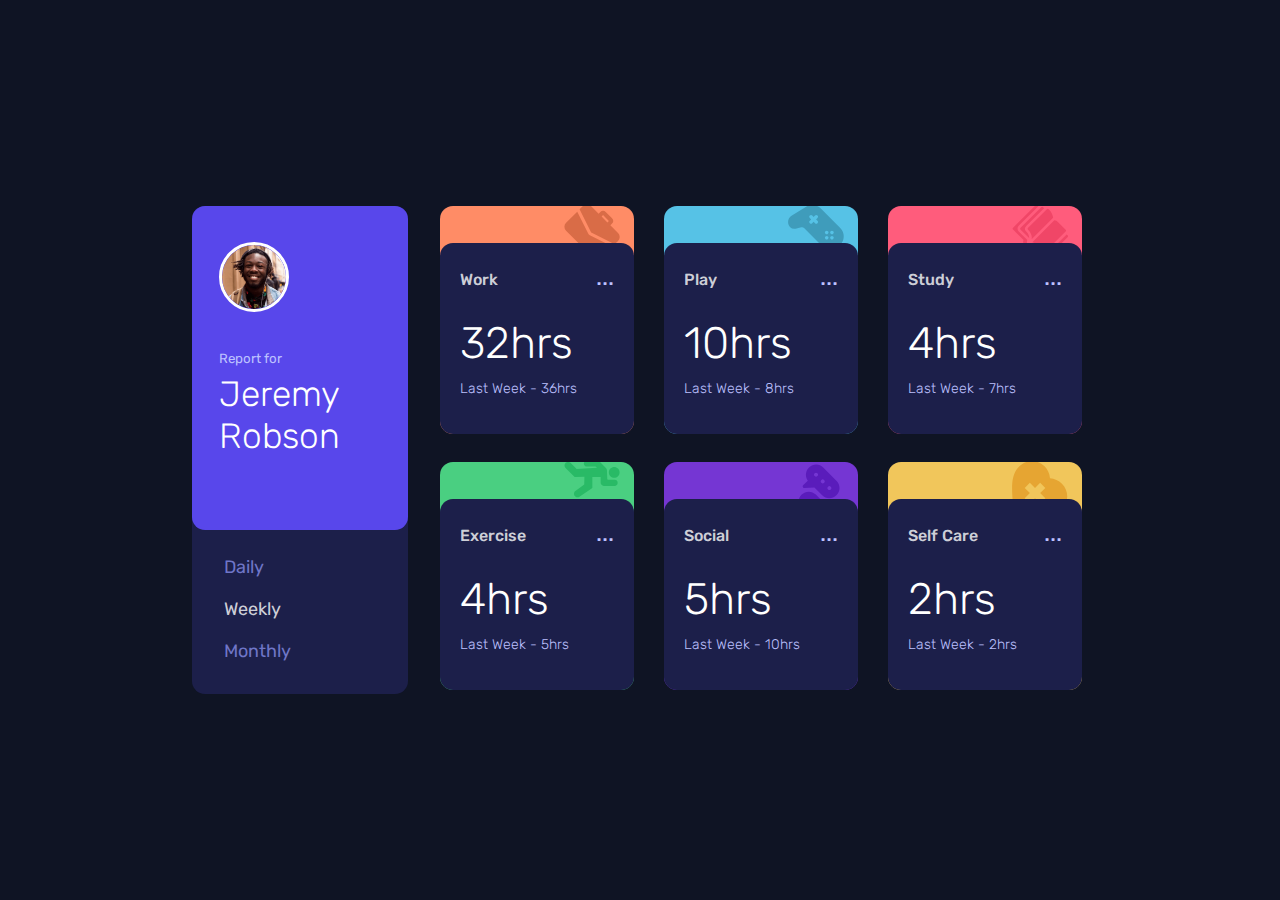
<file: Frontend-Mentor-Projects-main/B7-Time-Tracking-Dashboard/index.html>
<!DOCTYPE html>
<html lang="en">
<head>
  <meta charset="UTF-8">
  <meta name="viewport" content="width=device-width, initial-scale=1.0"> <!-- displays site properly based on user's device -->
  <meta http-equiv="X-UA-Compatible" content="ie=edge">
  <meta content="author" name="Basant Soni">
  <link rel="icon" type="image/png" sizes="32x32" href="./images/favicon-32x32.png">
  <meta name="keywords" content=" HTML5, pure css, html, javascript, js, Frontend, Frontend Mentor, FrontendMentor.io, Basant Soni, sonibasant, time tracking dashboard, grid, json, template literals, ternary operator/">
  <title>Frontend Mentor | Time tracking dashboard</title>
  <link rel="stylesheet" href="style.css">
  <script defer src="script.js"></script>
</head>
<body>

  <main class="container">

    <div class="card-profile">
      <div class="profile">

        <img src="images/image-jeremy.png" alt="Jeremy">
        <div class="profile-info">
          <small>Report for</small>
          <p>Jeremy Robson</p>
        </div>
      </div>
      <nav class="duration">
        <ul>
          <li id="daily">Daily</li>
          <li class="active" id="weekly">Weekly</li>
          <li id="monthly">Monthly</li>
        </ul>
      </nav>
    </div>

    <div class="card-container">
      <!-- through JS -->
    </div>

  </main>
  
</body>
</html>
</file>
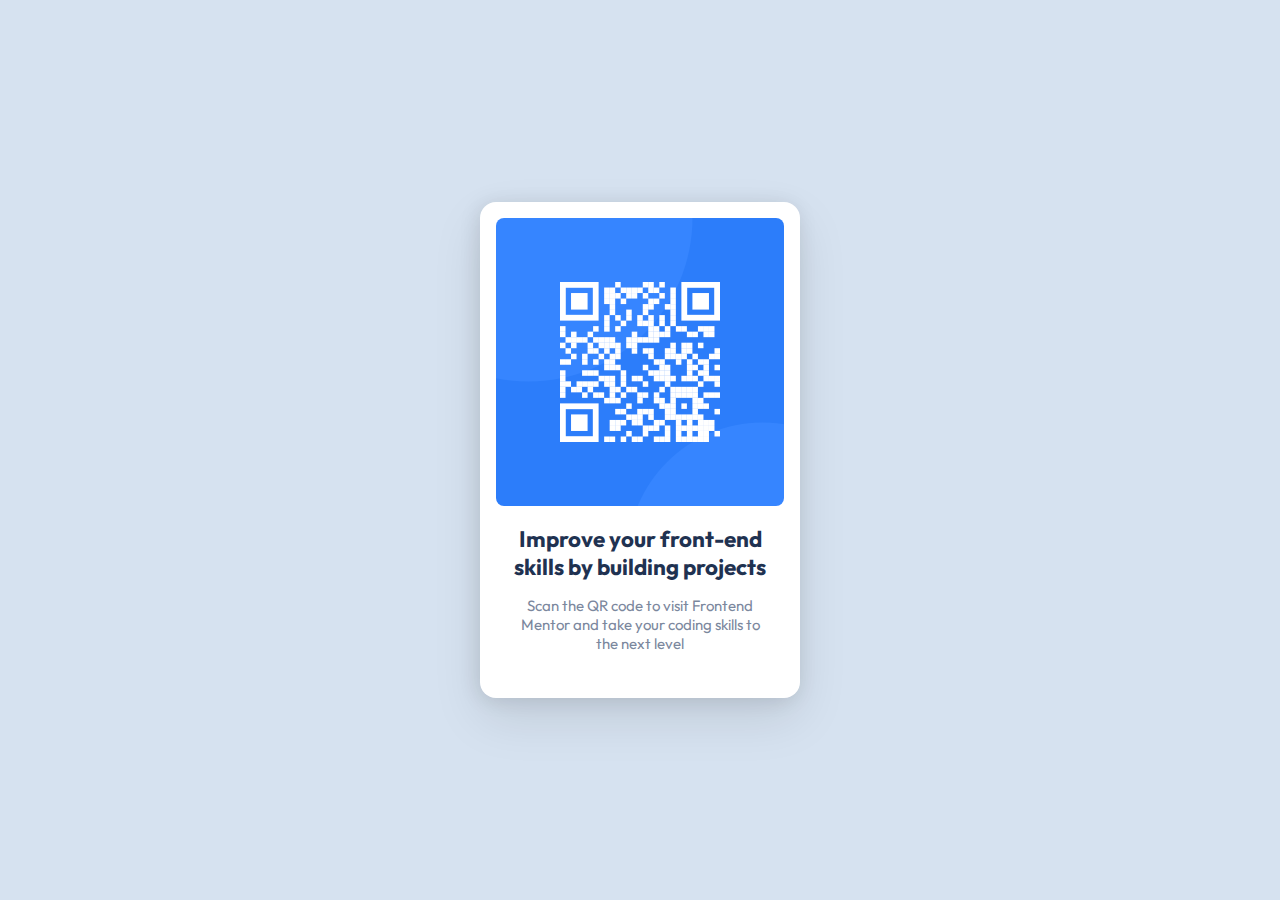
<file: Frontend-Mentor-Projects-main/A0. QR-code/qrCode.html>
<!DOCTYPE html>
<html lang="en">
    <head> <!--includes meta data, link of stylesheet, title of the project-->
        <meta charset="UTF-8">
        <meta http-equiv="X-UA-Compatible" content="IE=edge">
        <meta name="viewport" content="width=device-width, initial-scale=1.0">
        <meta name="author" content="Basant Soni">
        <meta name="keywords" content="Frontend Mentor, Frontend, qr code,qrcode card, pure css, html, Basant Soni, FrontendMentor.io, sonibasant, background design/">
        <title>QR Code Desktop-Design</title>
        <link rel="shortcut icon" href="images/favicon-32x32.png" type="image/x-icon">
        <link rel="stylesheet" href="qrCode.css">
    </head>
    <body>
     
        <main>
            <div>
                <img src="images/image-qr-code.png" alt="QR Code" class="image">
            </div>

            <div class="content">
                <h1>Improve your front-end skills by building projects</h1>
                <p>Scan the QR code to visit Frontend Mentor and take your coding skills to the next level</p>
            </div>
        </main>
     
    </body>
</html>
</file>
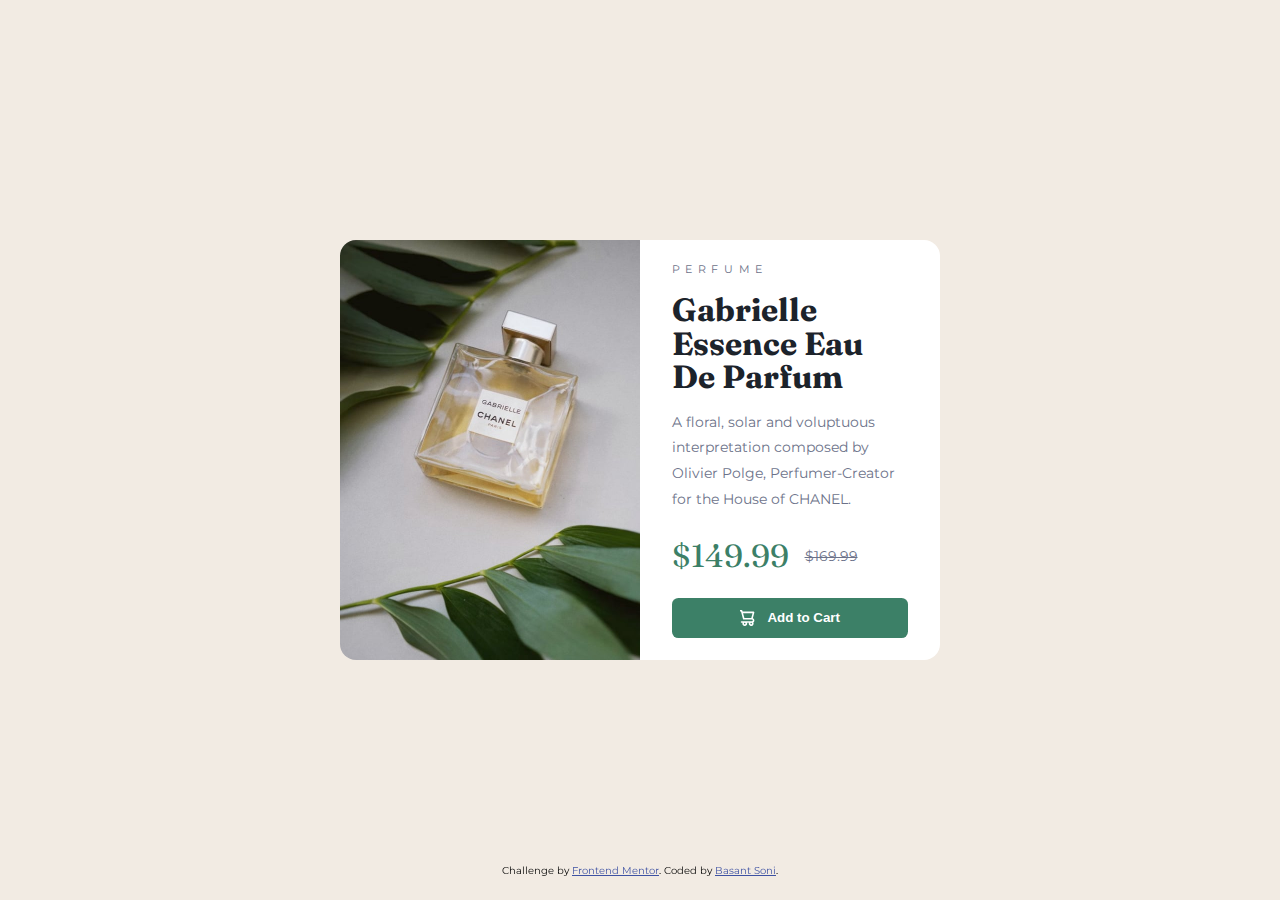
<file: Frontend-Mentor-Projects-main/A1. Product Preview Card/productPreCard.html>
<!DOCTYPE html>
<html lang="en">
<head>
  <meta charset="UTF-8">
  <meta name="viewport" content="width=device-width, initial-scale=1.0"> <!-- displays site properly based on user's device -->
  <meta name="author" content="Basant Soni">
  <meta name="keywords" content="Frontend Mentor, Frontend, product preview card, pure css, html, Basant Soni, FrontendMentor.io, sonibasant, background design/">
  <link rel="shortcut icon" href="images/favicon-32x32.png" type="image/png">
  
  <title>Frontend Mentor | Product preview card component</title>

 <link rel="stylesheet" href="productPreCard.css">
</head>
<body>

  <main>
    <!-- <h1 class="sr-only">.</h1> -->
    <picture>
      <!-- to change image when screen size change -->
      <source srcset="images/image-product-mobile.jpg" media="(max-width: 375px)" class="mobile-image">
      <source srcset="images/image-product-desktop.jpg" class="image">
      <img src="images/image-product-desktop.jpg" alt="Product Image" class="image"></img>
    </picture>
    
    
    <div class="content">
      <span class="product-type">PERFUME</span>
        <h1 class="product-title">Gabrielle Essence Eau De Parfum</h1>
        <p class="product-text">A floral, solar and voluptuous interpretation composed by Olivier Polge, 
            Perfumer-Creator for the House of CHANEL.
        </p>
        <div class="product-price">
          <span class="price-discounted">$149.99</span>
          <del><span class="price-original">$169.99</span></del>
        </div>
        
        <button type="submit" class="submit-btn">
          <img src="images/icon-cart.svg" alt="Cart" id="icon-cart"></img>
          Add to Cart
        </button>
    </div>
  </main>

  <footer class="attribution">
    Challenge by <a href="https://www.frontendmentor.io?ref=challenge" target="_blank">Frontend Mentor</a>. 
    Coded by <a href="https://github.com/SoniBasant/Frontend-Mentor-Projects" target="_blank">Basant Soni</a>.
  </footer>
</body>
</html>
</file>
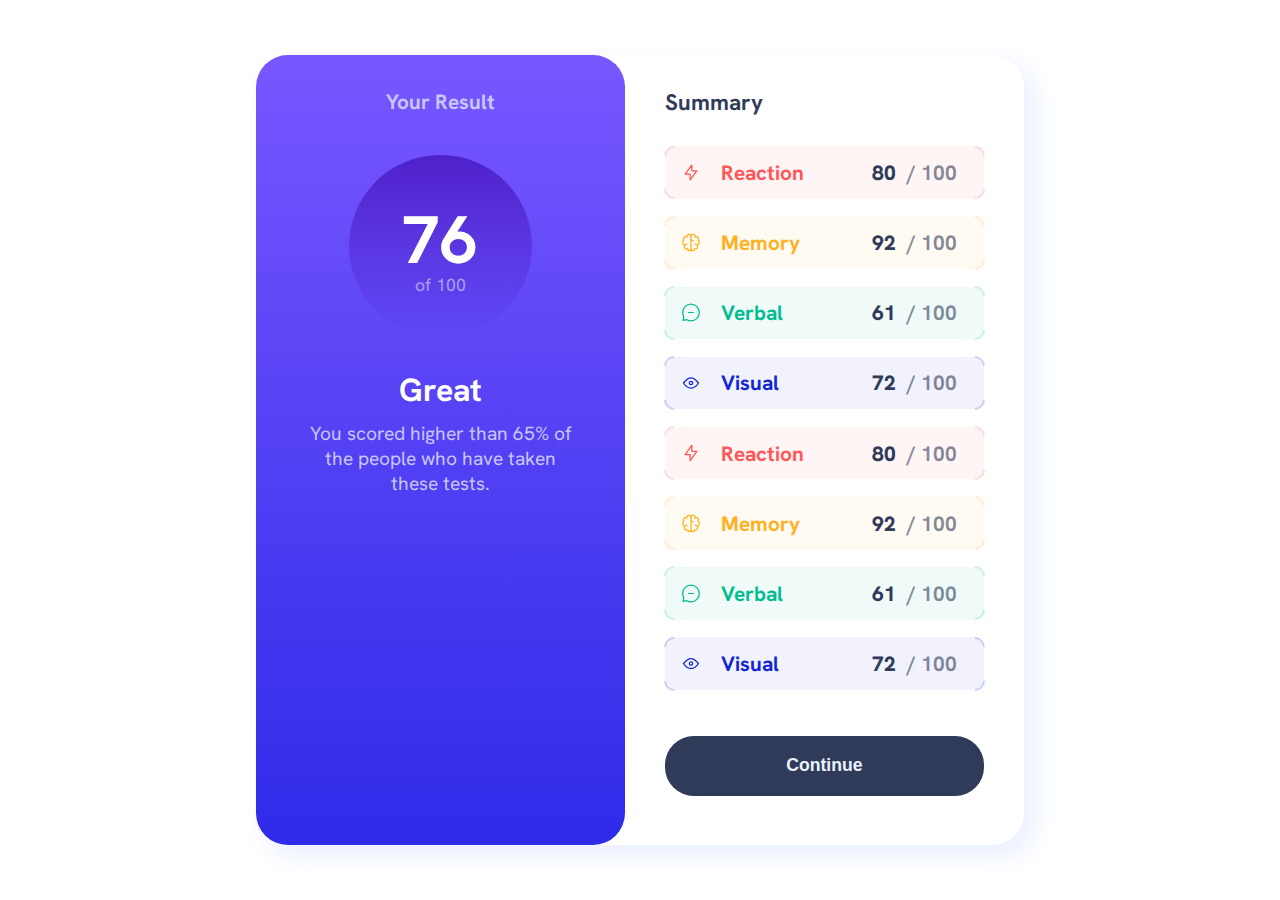
<file: Frontend-Mentor-Projects-main/A2-Result-Summary-Component/resultSummary.html>
<!DOCTYPE html>
<html lang="en">
<head> <!--includes meta data, link of stylesheet, title of the project-->
  <meta charset="UTF-8">
  <meta http-equiv="X-UA-Compatible" content="IE=edge">
  <meta name="viewport" content="width=device-width, initial-scale=1.0">
  <meta name="author" content="Basant Soni">
  <meta name="keywords" content=" HTML5, pure css, html, Frontend, Frontend Mentor, FrontendMentor.io, Basant Soni, sonibasant, Result summary component, /">
  <link rel="icon" type="image/png" sizes="32x32" href="assets/images/favicon-32x32.png">
  <title>Frontend Mentor | Results summary component</title>
  <!-- <link rel="stylesheet" href="https://cdnjs.cloudflare.com/ajax/libs/font-awesome/6.2.0/css/all.min.css" integrity="sha512-xh6O/CkQoPOWDdYTDqeRdPCVd1SpvCA9XXcUnZS2FmJNp1coAFzvtCN9BmamE+4aHK8yyUHUSCcJHgXloTyT2A==" crossorigin="anonymous" referrerpolicy="no-referrer" /> -->
  <link rel="stylesheet" href="resultSummary.css">
  <script defer src="resultSummary.js"></script>
</head>
<body>

  <!-- <main> -->

    <main class="result-card">
  
      <section class="result-total">
  
        <header>
          <h1>
            Your Result
          </h1>
        </header>
  
        <section class="circle">
          <h2>
            76
          </h2>
  
          <p>
            of 100
          </p>
        </section>
      
        <p id="great">
          Great
        </p>
  
        <p id="description">
          You scored higher than 65% of the people who have taken these tests.
        </p>
        
      </section>
  
      <section class="result-summary">
        <h2>
          Summary
        </h2>
      
        <section class="summary">
  
          <section class="rows category1">
            <section class="title">

              <img src="assets/images/icon-reaction.svg" alt="Reaction Icon">
              <p>
                Reaction
              </p>
            </section>

            <section class="marks">

              <strong>
                80 
              </strong>
              <p>
                / 100 
              </p>
            </section>

            <section class="quaCircle circle1"></section>
            <section class="quaCircle circle2"></section>
            <section class="quaCircle circle3"></section>
            <section class="quaCircle circle4"></section>
          </section>
  
          <section class="rows category2">
            <section class="title">
              <img src="assets/images/icon-memory.svg" alt="Memory Icon">
              <p>
                Memory
              </p>
            </section>

            <section class="marks">
              <strong>
                92
              </strong>
              <p>
                / 100
              </p>
            </section>

            <section class="quaCircle circle1"></section>
            <section class="quaCircle circle2"></section>
            <section class="quaCircle circle3"></section>
            <section class="quaCircle circle4"></section>
          </section>
  
          <section class="rows category3">
            <section class="title">
              <img src="assets/images/icon-verbal.svg" alt="Verbal Icon">
              <p>
                Verbal
              </p>
            </section>

            <section class="marks">
              <strong>
                61
              </strong>
              <p>
                / 100
              </p>
            </section>

            <section class="quaCircle circle1"></section>
            <section class="quaCircle circle2"></section>
            <section class="quaCircle circle3"></section>
            <section class="quaCircle circle4"></section>
          </section>
  
          <section class="rows category4">
            <section class="title">
              <img src="assets/images/icon-visual.svg" alt="Visual Icon">
              <p>
                Visual
              </p>
            </section>

            <section class="marks">
              <strong>
                72
              </strong>
              <p>
                / 100
              </p>
            </section>

            <section class="circle1"></section>
            <section class="circle2"></section>
            <section class="circle3"></section>
            <section class="circle4"></section>
          </section>

          
        </section>
      
        <footer>
          <button type="button" id="btn">
            Continue
          </button>
        </footer>
      </section>
  
    </main>
  <!-- </main> -->


</body>
</html>
</file>
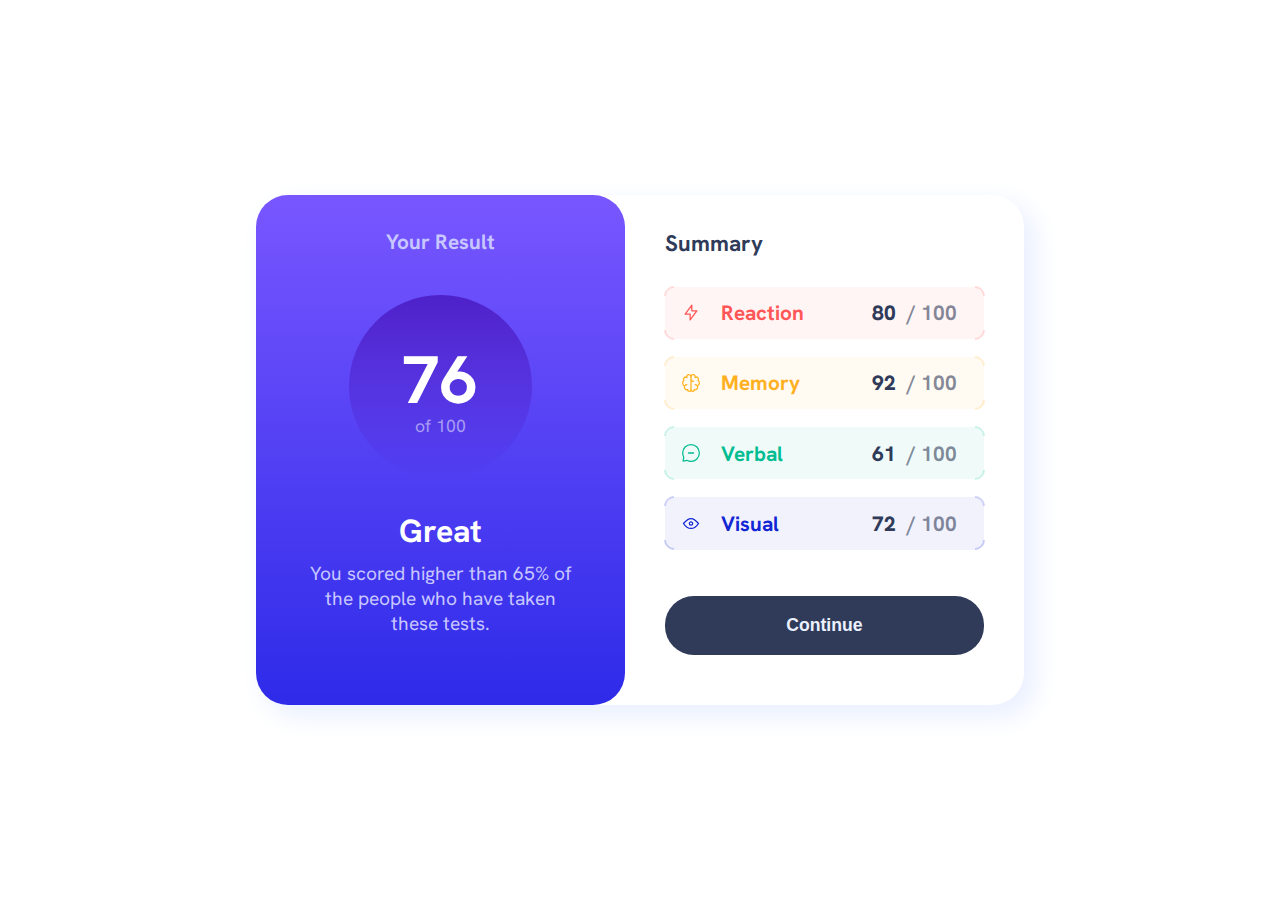
<file: Frontend-Mentor-Projects-main/A2-Result-Summary-Component/resultSummaryJSON.html>
<!DOCTYPE html>
<html lang="en">
<head> <!--includes meta data, link of stylesheet, title of the project-->
  <meta charset="UTF-8">
  <meta http-equiv="X-UA-Compatible" content="IE=edge">
  <meta name="viewport" content="width=device-width, initial-scale=1.0">
  <meta name="author" content="Basant Soni">
  <meta name="keywords" content=" HTML5, pure css, html, Frontend, Frontend Mentor, FrontendMentor.io, Basant Soni, sonibasant, Result summary component, /">
  <link rel="icon" type="image/png" sizes="32x32" href="assets/images/favicon-32x32.png">
  <title>Frontend Mentor | Results summary component</title>
  <!-- <link rel="stylesheet" href="https://cdnjs.cloudflare.com/ajax/libs/font-awesome/6.2.0/css/all.min.css" integrity="sha512-xh6O/CkQoPOWDdYTDqeRdPCVd1SpvCA9XXcUnZS2FmJNp1coAFzvtCN9BmamE+4aHK8yyUHUSCcJHgXloTyT2A==" crossorigin="anonymous" referrerpolicy="no-referrer" /> -->
  <link rel="stylesheet" href="resultSummary.css">
  <script defer src="resultSummary.js"></script>
</head>
<body>

  <main class="result-card">

    <section class="result-total">

      <header>
        <h1>
          Your Result
        </h1>
      </header>

      <section class="circle">
        <h2>
          76
        </h2>

        <p>
          of 100
        </p>
      </section>
    
      <p id="great">
        Great
      </p>

      <p id="description">
        You scored higher than 65% of the people who have taken these tests.
      </p>
      
    </section>

    <section class="result-summary">
      <h2>
        Summary
      </h2>
    
      <section class="summary">
        <!-- in js file -->
        
      </section>
    
      <footer>
        <button type="button" id="btn">
          Continue
        </button>
      </footer>
    </section>

  </main>

</body>
</html>
</file>
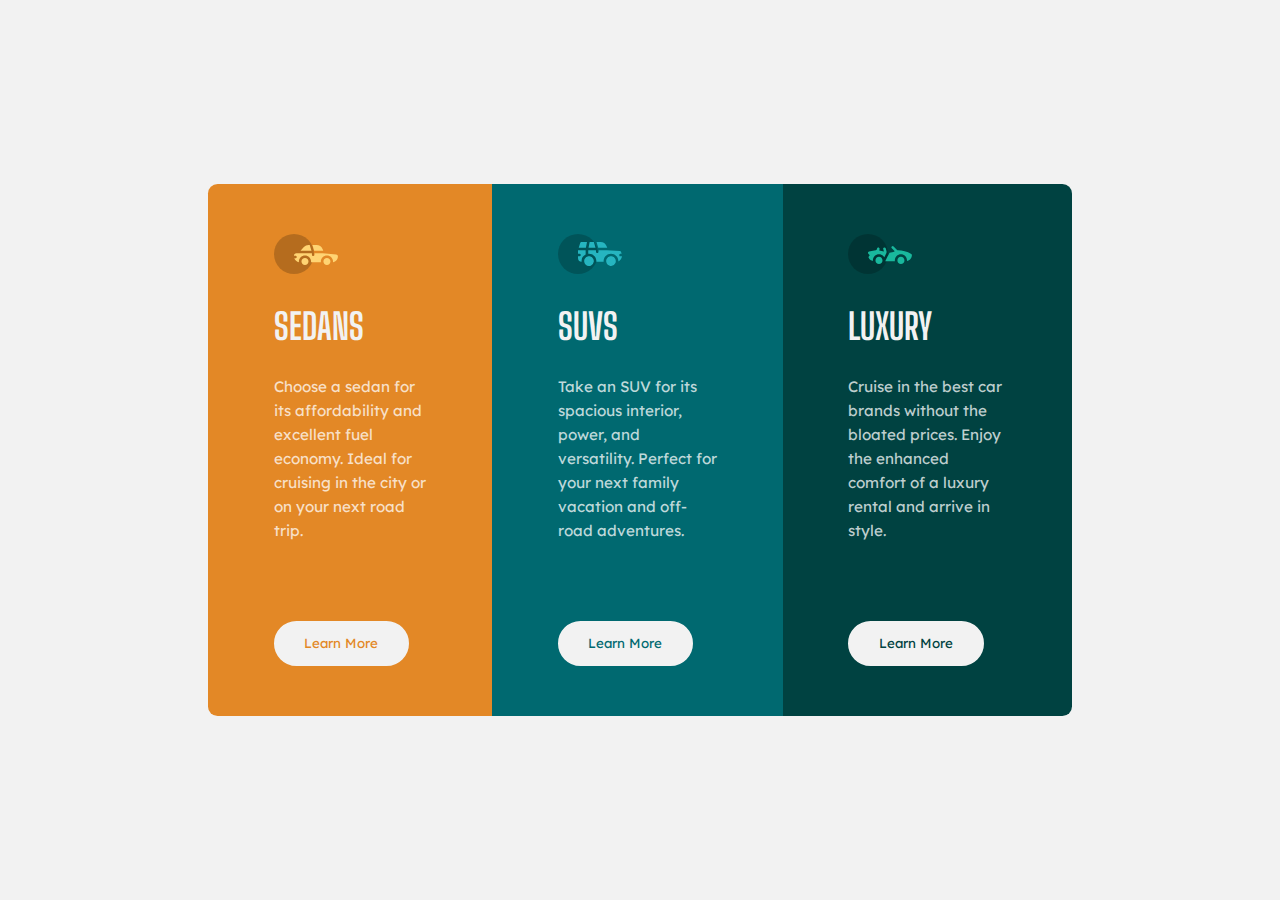
<file: Frontend-Mentor-Projects-main/A4-3-Column-preview-card-component/col-preview.html>
<!DOCTYPE html>
<html lang="en">
<head> <!--includes meta data, link of stylesheet, title of the project-->
  <meta charset="UTF-8">
  <meta http-equiv="X-UA-Compatible" content="IE=edge">
  <meta name="viewport" content="width=device-width, initial-scale=1.0">
  <meta name="author" content="Basant Soni">
  <meta name="keywords" content=" HTML5, pure css, html, Frontend, Frontend Mentor, FrontendMentor.io, Basant Soni, sonibasant, 3 column preview card component, /">
  <link rel="icon" type="image/png" sizes="32x32" href="./images/favicon-32x32.png">
  <title>Frontend Mentor | 3-column preview card component</title>
  <link rel="stylesheet" href="col-preview.css">
</head>
<body>

  <section class="car-profile">

    <section class="cars car1">

      <header>

        <img src="images/icon-sedans.svg" alt="Icon of Sedans">
        <h1 class="title">
          Sedans
        </h1>
      </header>
      <article>
        <p class="about">
          Choose a sedan for its affordability and excellent fuel economy. Ideal for cruising in the city 
          or on your next road trip.
        </p>
      </article>
      <button type="button" class="btn">Learn More</button>
    </section>

  
    <section class="cars car2">
      
      <img src="images/icon-suvs.svg" alt="Icon of SUVs">
      <article>

        <h2 class="title">
          SUVs
        </h2>
        <p class="about">
          Take an SUV for its spacious interior, power, and versatility. Perfect for your next family vacation 
          and off-road adventures.
        </p>
      </article>
      <button type="button" class="btn">Learn More</button>
    </section>
  
    <section class="cars car3">
      
      <img src="images/icon-luxury.svg" alt="Icon of Luxury">
      <article>

        <h2 class="title">
          Luxury
        </h2>
        <p class="about">
          Cruise in the best car brands without the bloated prices. Enjoy the enhanced comfort of a luxury 
          rental and arrive in style.
        </p>
      </article>

      <footer>
        <button type="button" class="btn">Learn More</button>
      </footer>
    </section>

  </section>
  
</body>
</html>
</file>
<file: Frontend-Mentor-Projects-main/A9-Social-Proof-Section/style.css>
/* General style */
@import url('https://fonts.googleapis.com/css2?family=League+Spartan:wght@400;500;700&display=swap');

:root {
  /* Primary */
  --title-ratingText-feedbackBG: hsl(300, 43%, 22%);
  --designation: hsl(333, 80%, 67%);
  
  /* Neutral */
  --subTitle: hsl(303, 10%, 53%);
  --starBG-feedbackText: hsl(300, 24%, 96%);
  --bodyBG: hsl(0, 0%, 100%);

  /* font weight */
  --fw-normal: 400;
  --fw-medium: 500;
  --fw-bold: 700;
}

* {
  margin: 0;
  padding: 0;
  box-sizing: border-box;
}

body {
  min-height: 100vh;
  display: flex;
  align-items: center;
  justify-content: center;
  font-family: 'League Spartan';
  overflow-x: hidden;
  background-color: var(--bodyBG);
  background-image: url('images/bg-pattern-top-mobile.svg'), url('images/bg-pattern-bottom-mobile.svg');
  background-repeat: no-repeat;
  background-position: 60% -4%, 100% 100%;
  background-size: 500px;
}

.page-container {
  text-align: center;
  margin: 2rem 1.5rem;
}

/* headings */
.headings .title {
  color: var(--title-ratingText-feedbackBG);
  font-weight: var(--fw-bold);
  font-size: 2.4rem;
  margin-bottom: 1.2rem;
}

.headings .sub-title {
  color: var(--subTitle);
  font-weight: var(--fw-medium);
  line-height: 1.5rem;
  font-size: 18px;
}

/* stars */
.star-container {
  margin: 1.8rem auto;
  display: grid;
  gap: 1rem;
}

.star-container .cards {
  background-color: var(--starBG-feedbackText);
  padding: 1rem 1rem;
  border-radius: 6px;
}

.star-container .cards p {
  color: var(--title-ratingText-feedbackBG);
  font-weight: var(--fw-bold);
  margin-top: 0.5rem;
  font-size: 15px;
}

/* feedback */
.feedback-container {
  display: flex;
  flex-direction: column;
  justify-content: center;
  align-items: center;
  text-align: left;
  gap: 1rem;
  margin-top: 2.7rem;
}

.feedback-card {
  background-color: var(--title-ratingText-feedbackBG);
  color: var(--starBG-feedbackText);
  border-radius: 6px;
  padding: 1.4rem 2.2rem;
}

.feedback-card .head {
  display: flex;
  justify-content: normal;
  align-items: center;
  text-align: left;
  margin-left: -1rem;
}

.feedback-card .head .image {
  margin-left: 0;
  justify-content: left;
  padding-left: 0;
}

.feedback-card .head img {
  border-radius: 50%;
  transform: scale(0.6);
  margin-left: 0;
}

.feedback-card .head .about {
  margin-left: 0.5rem;
}

.feedback-card .head .name {
  font-size: 1.2rem;
  font-weight: var(--fw-bold);
  margin-bottom: 0.4rem;
}

.feedback-card .head .designation {
  color: var(--designation);
  font-weight: var(--fw-normal);
  font-size: 1.2rem;
}

.feedback-card .feedback {
  font-size: 1rem;
  line-height: 1.3rem;
  font-weight: var(--fw-medium);
  text-align: left;
  margin-bottom: 0.4rem;
}

/* For screen greater than 1024px */
@media only screen and (min-width: 1024px) {
  
  body {
    overflow-x: hidden;
    background-image: url('images/bg-pattern-top-desktop.svg'), url('images/bg-pattern-bottom-desktop.svg');
    background-position: 0% 0%, 100% 100%;
    background-size: 690px, 1150px;
  }

  .page-container {
    text-align: center;
    margin: 4rem 10rem;
  }

  /* headings */
  .header {
    display: flex;
    justify-content: space-between;
  }

  .headings {
    text-align: left;
    width: 40%;
  }

  .headings .title {
    font-size: 55px;
    margin-bottom: 1.2rem;
    width: 100%;
  }

  .headings .sub-title {
    line-height: 1.5rem;
    font-size: 20px;
    width: 110%;
  }

  /* stars */
  .star-container {
    margin: 1.8rem 1rem;
    min-width: 350px;
    margin-right: 4rem;
  }

  .star-container .cards {
    border-radius: 10px;
    display: flex;
    align-items: center;
    width: 90%;
    padding-left: 25px;
    max-height: 3rem;
  }

  .star-container .card2 {
    margin-left: 3rem;
  }

  .star-container .card3 {
    margin-left: 6rem;
  }

  .star-container .cards p {
    margin-top: 0rem;
    margin-left: 1.7rem;
    font-size: 15px;
  }

  /* feedback */
  .feedback-container {
    flex-direction: row;
    text-align: left;
    gap: 1.5rem;
  }

  .feedback-card {
    border-radius: 10px;
    padding: 1.4rem 2.56rem;
    max-width: 355px;
  }

  .feedback-container .feedback-card2 {
    margin-top: 1.8rem;
    padding: 1.4rem 2.59rem;
  }

  .feedback-container .feedback-card3 {
    margin-top: 3.6rem;
  }

  .feedback-card .head {
    display: flex;
    justify-content: normal;
    align-items: center;
    text-align: left;
    margin-left: -1rem;
  }

  .feedback-card .head .image {
    margin-left: 0;
    justify-content: left;
    padding-left: 0;
  }

  .feedback-card .head img {
    border-radius: 50%;
    transform: scale(0.6);
    margin-left: 0;
  }

  .feedback-card .head .about {
    margin-left: 0.5rem;
  }

  .feedback-card .head .name {
    font-size: 1.2rem;
    margin-bottom: 0.4rem;
  }

  .feedback-card .head .designation {
    font-size: 1.2rem;
  }

  .feedback-card .feedback {
    font-size: 1rem;
    line-height: 1.4rem;
    text-align: left;
    margin-bottom: 0.4rem;
  }

}
</file>
<file: Frontend-Mentor-Projects-main/B0-Testimonials-Grid-Section/style.css>
/* General style */
@import url('https://fonts.googleapis.com/css2?family=Barlow+Semi+Condensed:wght@500;600&display=swap');

:root {
  
  /* ### Primary */
  --daniel: hsl(263, 55%, 52%);
  --jonathan: hsl(217, 19%, 35%);
  --patrick: hsl(219, 29%, 14%);
  --jeanette-kira-white: hsl(0, 0%, 100%);

  /* ### Neutral */
  --Light-gray: hsl(0, 0%, 81%);
  --Light-grayish-blue-bodyBG: hsl(210, 46%, 95%);

  /* font weight */
  --fw-small: 500;
  --fw-medium: 600;
}

* {
  margin: 0;
  padding: 0;
  box-sizing: border-box;
}

body {
  min-height: 100vh;
  display: flex;
  align-items: center;
  justify-content: center;
  font-family: 'Barlow Semi Condensed', sans-serif;
  overflow-x: hidden;
  background-color: var(--Light-grayish-blue-bodyBG);
}

/* main container */
main {
  display: grid;
  grid-template-columns: 1fr;
  gap: 1rem;
  margin: 3rem 1.3rem;
}

.cards {
  padding: 1.6rem 2rem;
  border-radius: 10px;
}

.profile {
  display: inline-flex;
  align-items: center;
}

.image {
  border-radius: 50%;
  transform: scale(0.5);
  margin-left: -1rem;
}

/* border around some images */
.card1 .image {
  border: 5px solid hsla(0, 0%, 81%, 0.5);;
}

.card4 .image {
  border: 5px solid var(--daniel);
}

.person-name {
  font-weight: var(--fw-medium);
}

/* name color */
.card1 .person-name,
.card2 .person-name,
.card4 .person-name {
  color: var(--Light-gray);
}

.card3 .person-name,
.card5 .person-name {
  color: var(--jonathan);
}

/* verified color */
.card1 .verified,
.card2 .verified,
.card4 .verified {
  color: hsla(0, 0%, 81%, 0.5);
}

.card3 .verified,
.card5 .verified {
  color: hsla(217, 19%, 35%, 0.5);
}

/* review */
.card1 .review,
.card2 .review,
.card4 .review {
  color: var(--jeanette-kira-white);
}

.card3 .review,
.card5 .review {
  color: var(--jonathan);
}

/* quote */
.card1 .quote,
.card2 .quote,
.card4 .quote {
  color: hsla(0, 0%, 81%, 0.7);
}

.card3 .quote,
.card5 .quote {
  color: hsla(217, 19%, 35%, 0.7);
}

/* BG color */
.card1 {
  background-color: var(--daniel);
}

.card2 {
  background-color: var(--jonathan);
}

.card3, .card5 {
  background-color: var(--jeanette-kira-white);
}

.card4 {
  background-color: var(--patrick);
}

/* double quatation BG in card1 */
.card1 {
  background-image: url('images/bg-pattern-quotation.svg');
  background-size: 115px 115px;
  background-repeat: no-repeat;
  background-position: 198px 0px;
}

/* styles */
.person-name {
  font-size: 12px;
}

.verified {
  font-size: 10px;
}

.review {
  font-weight: var(--fw-medium);
  font-size: 20px;
  padding-right: 0.5rem;
  margin-top: -0.4rem;
  margin-bottom: 1rem;
}

.quote {
  font-size: 13px;
  padding-right: 1.345rem;
  line-height: 1.2rem;
}

/* for screen greater than 1300px */
@media only screen and (min-width: 1250px) {
  
  /* change component structure */
  .card1 {
    grid-area: card1;
  }
  
  .card2 {
    grid-area: card2;
  }
  
  .card3 {
    grid-area: card3;
  }
  
  .card4 {
    grid-area: card4;
  }
  
  .card5 {
    grid-area: card5;
  }

  main {
    grid-template-columns: 1fr 1fr 1fr 1fr;
    grid-template-areas: 'card1 card1 card2 card5'
    'card3 card4 card4 card5';
    margin: 6rem 10.8rem;
    gap: 1.5rem;
  }

  .cards {
    padding: 1.5rem 1.9rem;
    padding-bottom: 1.4rem;
  }

  /* double quatation BG in card1 */
  .card1 {
    background-size: 109px 100px;
    background-position: 350px 0px;
  }

  /* styles */
  .profile {
    margin-top: -1rem;
  }
  .person-name {
    font-size: 12px;
  }

  .verified {
    font-size: 10px;
  }

  .review {
    font-weight: var(--fw-medium);
    font-size: 20px;
    padding-right: 0rem;
    margin-top: -0.4rem;
    margin-bottom: 1rem;
    line-height: 1.5rem;
  }

  .quote {
    font-size: 13px;
    padding-right: 0rem;
    line-height: 1.1rem;
    margin: 0;
    padding: 0;
  }
}
</file>
<file: Frontend-Mentor-Projects-main/B1-Ping-Coming-Soon-Page/style.css>
/* General style */

@import url('https://fonts.googleapis.com/css2?family=Libre+Franklin:wght@300;600;700&display=swap');

:root {

  /* ### Primary */
  --primary-Blue: hsl(223, 87%, 63%);

  /* ### Secondary */
  --secondary-Pale-Blue: hsl(223, 100%, 88%);
  --secondary-Light-Red: hsl(354, 100%, 66%);

  /* ### Neutral */
  --neutral-Gray: hsl(0, 0%, 59%);
  --neutral-Very-Dark-Blue: hsl(209, 33%, 12%);

  /* colours I added */
  --white: #fff;
  --light-green: rgba(66, 199, 79, 0.7);
  --dark-green: rgb(66, 199, 79);
  --transparent-red: hsla(354, 100%, 66%, 0.7);
  --transparent-gray: hsla(222, 42%, 76%, 0.7);

  /* font-weight */
  --fw-small: 300;
  --fw-medium: 600;
  --fw-large: 700;

}

* {
  margin: 0;
  padding: 0;
  box-sizing: border-box;
}

body {
  min-height: 100vh;
  font-family: 'Libre Franklin', sans-serif;
  display: flex;
  flex-direction: column;
  align-items: center;
  justify-content: start;
  text-align: center;
  margin: auto 1.8rem;
  overflow-x: hidden;
}

/* header image */
#ping-img {
  padding-bottom: 2rem;
  max-width: 100%;
  transform: scale(0.75);
  height: auto;
  margin-top: 5rem;
}

/* headings */
.title {
  font-size: 20px;
  font-weight: var(--fw-small);
  color: var(--neutral-Gray);
  padding-bottom: 1rem;
}

.title span {
  font-weight: var(--fw-large);
  color: var(--neutral-Very-Dark-Blue);
}

.sub-title {
  font-size: 12px;
  font-weight: var(--fw-medium);
  color: var(--neutral-Gray);
  padding-bottom: 1.6rem;
}

/* email input and button section */
.email-container {
  display: flex;
  flex-direction: column;
  gap: 0.8rem;
  width: 90%;
  padding-bottom: 4rem;
}

.email {
  width: 100%;
  border: 1.4px solid var(--secondary-Pale-Blue);
  border-radius: 25px;
  padding: 0.8rem 2rem;
  outline-color: var(--primary-Blue);
  color: var(--neutral-Gray);
}

.email.redBorder {
  border-width: 1.5px;
  border-color: var(--secondary-Light-Red);
  /* outline come into scene when we click on input */
  outline-color: var(--secondary-Light-Red);
}

.email.accept {
  border-color: var(--dark-green);
  outline-color: var(--dark-green);
}

.email::placeholder {
  font-weight: var(--fw-small);
  color: var(--transparent-gray);
  font-family: 'Libre Franklin', sans-serif;
  font-size: 15px;
}

small {
  font-style: italic;
  font-size: 11px;
  color: var(--transparent-red);
  font-weight: var(--fw-medium);
  margin-top: 0.5rem;
  margin-bottom: 1rem;
  display: none;
}

small.errorMsg {
  display: block;
}

small.acceptMsg {
  display: block;
  color: var(--light-green);
}

#btn {
  border-radius: 25px;
  border: none;
  background-color: var(--primary-Blue);
  color: var(--white);
  padding: 0.8rem 2rem;
  font-weight: var(--fw-medium);
  font-family: inherit;
  box-shadow: 2px 4px 10px 1px hsla(223, 87%, 63%, 0.4);
}

/* image of dashboard */
#dashboard {
  max-width: 100%;
  height: auto;
}

/* social icons and disclaimer */
footer {
  margin-top: 35%;
  margin-top: 3rem;
  margin-bottom: 1.5rem;
}

.social {
  display: flex;
  justify-content: center;
  gap: 1rem;
  margin-bottom: 2rem;
}

li {
  list-style-type: none;
}

.fab {
  color: var(--primary-Blue);
  border: 1px solid var(--secondary-Pale-Blue);
  border-radius: 50%;
  padding: 8px;
}

.social .fa-facebook-f {
  padding: 8px 12px;
}

.disclaimer {
  color: var(--neutral-Gray);
  font-size: 10px;
}

/*hover states  */
#btn:hover {
  background-color: hsla(223, 87%, 63%, 0.8);
  cursor: pointer;
  transition: 0.1s linear;
}

.fab:hover {
  background-color: var(--primary-Blue);
  color: var(--white);
  transition: 0.1s linear;
  cursor: pointer;
}

/* for screen more than 1300px */
@media only screen and (min-width: 1024px) {

  body {
    display: flex;
    justify-content: center;
    margin: 0rem;
    padding-bottom: 0rem;
    padding: 5.0625rem 1.75rem 2.3125rem;
  }
  
  /* header image */
  #ping-img {
    transform: scale(1);
    margin-top: 0px;
    padding-bottom: 30px;
  }
  
  /* headings */
  .title {
    font-size: 42px;
    padding-bottom: 15px;
  }
  
  .sub-title {
    font-size: 17.9px;
    font-weight: var(--fw-small);
    color: var(--neutral-Very-Dark-Blue);
    padding-bottom: 32px;
  }
  
  /* email input and button section */
  .email-container {
    flex-direction: row;
    align-items: start;
    justify-content: center;
    gap: 10px;
    padding-bottom: 64px;
  }
  
  .email {
    border: 1.4px solid var(--secondary-Pale-Blue);
    border: 1px solid var(--transparent-gray);
    padding: 15px 20px;
    width: 366px;
  }

  .email::placeholder {
    font-size: 12px;
  }
  
  small {
    font-size: 10px;
    margin-bottom: 0rem;
    display: block;
    /* in mobile screen, we have "display:none"
    so to display it here, we need to use
    "display:block" */
    visibility: hidden;
    /* to not show message but keep place
    occupied */
    padding-left: 20px;
  }
  
  small.errorMsg {
    display: flex;
    /* to make message left align */
    visibility: visible;
    /* to make message visible */
  }
  
  small.acceptMsg {
    display: flex;
    visibility: visible;
  }
  
  #btn {
    width: 175px;
    padding: 16.7px 20px;
    font-size: 12px;
  }

  #btn:active {
    transform: translateY(2px) scale(0.99);
    transition: 0.1s all ease-in-out;
  }
  
  /* image of dashboard */
  #dashboard {
    width: 43%;
    height: auto;
  }
  
  /* social icons and disclaimer */
  footer {
    margin-top: 60px;
    margin-bottom: 0.5rem;
  }
  
  .social {
    display: flex;
    justify-content: center;
    gap: 10px;
    margin-bottom: 24px;
  }
  
  li {
    list-style-type: none;
  }
  
  .fab {
    color: var(--primary-Blue);
    border: 1px solid var(--secondary-Pale-Blue);
    border-radius: 50%;
    padding: 6px;
    font-size: 12px;
  }
  
  .social .fa-facebook-f {
    padding: 6px 7px;
  }
  
  .disclaimer {
    color: var(--neutral-Gray);
    font-size: 9px;
    margin-bottom: 0;
  }
  
}
</file>
<file: Frontend-Mentor-Projects-main/B2-Interactive-Rating-Component/style.css>
/* General style */

@import url('https://fonts.googleapis.com/css2?family=Overpass:wght@400;700&display=swap');

:root {

  /* ### Primary */
  --primary-Orange: hsl(25, 97%, 53%);

  /* ### Neutral */
  --neutral-White: hsl(0, 0%, 100%);
  --neutral-Light-Grey: hsl(217, 12%, 63%);
  --neutral-Medium-Grey: hsl(216, 12%, 54%);
  --neutral-Dark-Blue: hsl(213, 19%, 18%);
  --neutral-Very-Dark-Blue: hsl(216, 12%, 8%);

  /* color I add */
  --star-num-bg: rgba(45, 52, 60, 0.868);

  /* font-weight */
  --fw-small: 400;
  --fw-medium: 700;
}

* {
  margin: 0;
  padding: 0;
  box-sizing: border-box;
}

body {
  min-height: 100vh;
  display: flex;
  flex-direction: column;
  align-items: center;
  justify-content: center;
  font-family: 'Overpass', sans-serif;
  background-color: var(--neutral-Very-Dark-Blue);
  margin: auto 1.2rem;
  overflow-x: hidden;
}

/* Rating card start */
.rating-container {
  background: linear-gradient(to bottom,hsla(214, 22%, 21%, 0.7), hsla(214, 22%, 21%, 0.5));
  display: flex;
  flex-direction: column;
  align-items: left;
  justify-content: center;
  padding: 19px 16px 27px;
  border-radius: 14px;
}

.star-container {
  display: flex;
  align-items: center;
  justify-content: center;
  padding: 1.25rem;
  width: 20px;
  height: 20px;
  background-color: var(--star-num-bg);
  border-radius: 50%;
}

.star-icon {
  width: 100%;
  height: auto;
}

.title1 {
  color: hsla(0, 0%, 100%, 0.85);
  margin: 1rem 0 1rem;
  font-size: 25.5px;
}

.content1 {
  color: var(--neutral-Light-Grey);
  font-size: 15px;
  line-height: 22px;
  font-weight: var(--fw-small);
  margin-bottom: 22px;
}

.ratings {
  display: flex;
  gap: 1.4rem;
  margin-bottom: 25px;
}

.num {
  color: var(--neutral-Medium-Grey);
  background-color: var(--star-num-bg);
  border-radius: 50%;
  width: 42px;
  height: 42px;
  border: none;
  font-size: 15px;
  font-weight: var(--fw-medium);
  font-family: inherit;
  cursor: pointer;
  transition: all 0.1s ease-in-out;
  outline: none;
}

.btn {
  width: 100%;
  text-transform: uppercase;
  color: hsla(0, 0%, 100%, 0.85);
  font-weight: var(--fw-medium);
  font-size: 15px;
  font-family: inherit;
  letter-spacing: 1.5px;
  background-color: var(--primary-Orange);
  padding: 13.4px;
  border-radius: 25px;
  border: none;
  cursor: pointer;
  transition: all 0.1s ease-in-out;
  outline: none;
}

/* hover, active state */
.num:hover {
  color: hsla(0, 0%, 100%, 0.85);
  background-color: var(--neutral-Medium-Grey);
}

.num:active {
  color: hsla(0, 0%, 100%, 0.85);
  background-color: var(--primary-Orange);
}

.btn:hover,
.btn:active {
  color: var(--primary-Orange);
  background-color: var(--neutral-White);
}
/* Rating card end */

/*  */

/* Thank you card start */
.thankU-container {
  background: linear-gradient(to bottom,hsla(214, 22%, 21%, 0.7), hsla(214, 22%, 21%, 0.5));
  display: flex;
  flex-direction: column;
  align-items: center;
  justify-content: center;
  text-align: center;
  padding: 23px 16px 32px;
  border-radius: 14px;
}

.thankU-icon {
  transform: scale(0.85);
}

.title2 {
  font-size: 15px;
  background-color: var(--star-num-bg);
  color: hsla(25, 97%, 53%, 0.75);
  padding: 6px 9px 5px;
  border-radius: 15px;
  font-weight: var(--fw-small);
  margin: 10px auto 24px;
}

.sub-title {
  color: var(--neutral-White);
  font-size: 25.8px;
  margin-bottom: 10px;
  font-weight: var(--fw-small);
}

.content2 {
  color: var(--neutral-Light-Grey);
  font-size: 15px;
  line-height: 22px;
  font-weight: var(--fw-small);
}
/* Thank you card end */

/* for screen more than 1024px */
@media only screen and (min-width: 425px) {

  /* Rating card start */
  .rating-container {
    padding: 26px 26px 27px;
    border-radius: 24px;
    max-width: 388px;
  }

  .star-container {
    padding: 1.4rem;
  }

  .title1 {
    margin: 24px 0 14px;
    font-size: 27.6px;
  }

  .content1 {
    line-height: 24px;
    margin-bottom: 22px;
  }

  .ratings {
    display: flex;
    gap: 1.4rem;
    margin-bottom: 25px;
  }

  .num {
    width: 49px;
    height: 49px;
  }

  .btn {
    padding: 13.4px;
  }
  /* Rating card end */

  /*  */

  /* Thank you card start */
  .thankU-container {
    padding: 40px 26px 40px;
    border-radius: 24px;
    max-width: 388px;
  }

  .thankU-icon {
    transform: scale(0.95);
  }

  .title2 {
    padding: 6px 14px 5px;
    margin: 26px auto 24px;
  }

  .sub-title {
    font-size: 25.8px;
    margin-bottom: 10px;
  }

  .content2 {
    line-height: 22px;
  }
  /* Thank you card end */
}
</file>
<file: Frontend-Mentor-Projects-main/B3-Intro-component-with-signup-form/style.css>
/* General style */

@import url('https://fonts.googleapis.com/css2?family=Poppins:wght@400;500;600;700&display=swap');

:root {

  /* ### Primary */
  --primary-Red: hsl(0, 100%, 74%); 
  --primary-Green: hsl(154, 59%, 51%);

  /* ### Accent */
  --accent-Blue: hsl(248, 32%, 49%);

  /* ### Neutral */
  --neutral-Dark-Blue: hsl(249, 10%, 26%);
  --neutral-Grayish-Blue: hsl(246, 25%, 77%);

  /* colors I add */
  --transparent-white: rgba(255, 255, 255, 0.95);
  --off-white: #fafafa;
  --gray: #ddd;
  --transparent-red: hsla(0, 47%, 60%, 0.8);

  /* font-weight */
  --fw-small: 400;
  --fw-medium: 500;
  --fw-bold: 600;
  --fw-bolder: 700;

}

* {
  padding: 0;
  margin: 0;
  box-sizing: border-box;
}

body {
  min-height: 100vh;
  font-family: 'Poppins', sans-serif;
  display: flex;
  align-items: center;
  justify-content: center;
  overflow-x: hidden;
  margin: 4rem 1.3rem;
  background: url('images/bg-intro-mobile.png') no-repeat center top/cover;
  background-color: var(--primary-Red);
}

/* mobile design at 375x */
.card-container {
  margin: 2rem 0px;
  color: var(--transparent-white);
}

/* headings */
.header {
  text-align: center;
}

h1 {
  font-size: 30px;
  padding: 0;
  line-height: 40px;
  font-weight: var(--fw-bolder);
}

.header p {
  font-size: 16px;
  font-weight: var(--fw-medium);
  line-height: 26px;
  margin: 26px 0px 50px;
}

/* try it free */
.try-container {
  background-color: var(--accent-Blue);
  text-align: center;
  padding: 25px 50px;
  border-radius: 11.5px;
  box-shadow: 0 9px 2px 0px hsla(249, 10%, 26%, 0.3);
  margin-bottom: 28px;
  width: 100%;
}

.try-container P {
  font-size: 16px;
}

.try-container span {
  font-weight: var(--fw-bold);
}

/* form start */
#form {
  background-color: var(--off-white);
  border-radius: 11.5px;
  padding: 22px 22px 20px;
  display: flex;
  flex-direction: column;
  gap: 13px;
  align-items: center;
  justify-content: center;
  box-shadow: 0 9px 2px 0px hsla(249, 10%, 26%, 0.3);
}

.entries {
  width: 100%;
  display: flex;
  flex-direction: column;
}

.input-status {
  position: relative;
}

.entries input {
  border: 1.5px solid #ddd;
  border-radius: 5px;
  display: flex;
  background-color: inherit;
  font-family: inherit;
  font-size: 16px;
  padding: 18px 20px;
  padding-right: 42px;
  width: 100%;
  margin-bottom: 5px;
  color: var(--neutral-Dark-Blue);
  font-weight: var(--fw-bold);
}

.entries input::placeholder {
  font-weight: var(--fw-bold);
  font-size: 16px;
  font-family: inherit;
}

.entries i {
  position: absolute;
  top: 23px;
  right: 20px;
  visibility: hidden;
  transform: scale(1.4);
}

/* focus, success, fail states */
.entries input:focus {
  outline: 0;
  border-color: var(--neutral-Dark-Blue);
}

.entries.success input {
  border: 2px solid hsla(154, 59%, 51%, 0.8);
}

.entries.fail input {
  border: 2px solid hsla(0, 47%, 60%, 0.8);
  color: var(--primary-Red);
}

.entries.success i.fa-check-circle {
  color: var(--primary-Green);
  visibility: visible;
}

.entries.fail i.fa-exclamation-circle {
  color: var(--primary-Red);
  visibility: visible;
}

/* error message */
.entries .errMsg {
  color: var(--transparent-red);
  align-self: end;
  display: none;
  padding-top: 2px;
  padding-bottom: 4px;
  font-style: italic;
  font-size: 12px;
}

.entries.fail .errMsg {
  display: block;
}

/* footer */
#btn {
  background-color: var(--primary-Green);
  border: none;
  padding: 16px;
  width: 100%;
  border-radius: 5px;
  text-transform: uppercase;
  color: var(--transparent-white);
  font-weight: var(--fw-medium);
  font-family: inherit;
  font-size: 18px;
  box-shadow: 0 4px 2px 0px hsla(154, 54%, 39%, 0.8);
  outline: 0;
  cursor: pointer;
  transition: all 0.1s linear;
}

#btn:hover,
#btn:active {
  background-color: hsla(154, 59%, 51%, 0.6);
}

#btn:active {
  background-color: var(--primary-Green);
  transform: scale(0.995);
}

.disclaimer {
  color: var(--neutral-Grayish-Blue);
  font-size: 12px;
  font-weight: var(--fw-medium);
  text-align: center;
  padding: 0 10px;
  line-height: 22px;
}

.disclaimer span {
  color: var(--primary-Red);
  font-weight: var(--fw-bolder);
}

/* for screen more than 1024px */
@media only screen and (min-width: 1024px) {

  body {
    margin: 0rem 10.6%;
    background: url('images/bg-intro-desktop.png') no-repeat center top/cover;
    background-color: var(--primary-Red);
  }
  
  /* mobile design at 375x */
  .card-container {
    display: flex;
    align-items: center;
    justify-content: center;
    gap: 0rem;
    margin: 0rem;
    width: 100%;
  }
  
  /* headings */
  .header {
    width: 50%;
    text-align: left;
  }
  
  h1 {
    font-size: 49px;
    padding: 0;
    line-height: 60px;
  }
  
  .header p {
    line-height: 26px;
    margin: 29px 50px 0px 0px;
  }

  /* main */
  .main {
    width: 50%;
  }
  
  /* try it free */
  .try-container {
    padding: 20px 50px;
    margin-bottom: 25px;
  }
  
  .try-container P {
    font-size: 16px;
  }
  
  /* form start */
  #form {
    padding: 38px 40px 43px;
    gap: 16px;
  }
  
  .input-status {
    position: relative;
    margin-bottom: 0;
  }
  
  .entries input {
    border-radius: 8px;
    padding: 16px 35px;
    padding-right: 50px;
    width: 100%;
  }
  
  .entries i {
    position: absolute;
    top: 22px;
    right: 30px;
    visibility: hidden;
    transform: scale(1.4);
  }
  
  /* error message */
  .entries .errMsg {
    font-weight: var(--fw-medium);
    align-self: end;
    display: none;
    padding-top: 0px;
    padding-bottom: 2px;
    font-style: italic;
    font-size: 12px;
  }
  
  /* footer */
  #btn {
    padding: 14px;
    width: 100%;
    border-radius: 8px;
    font-family: inherit;
    font-size: 16px;
    outline: 0;
    cursor: pointer;
    transition: all 0.1s linear;
  }
  
  .disclaimer {
    font-size: 11px;
  }
  
}
</file>
<file: Frontend-Mentor-Projects-main/B4-Advice-Generator-App/style.css>
/* General style */

@import url('https://fonts.googleapis.com/css2?family=Manrope:wght@800&display=swap');

:root {
  /* ## Colors */
  /* ### Primary */
  --primary-Light-Cyan: hsl(193, 38%, 86%);
  --primary-Neon-Green: hsl(150, 100%, 66%);

  /* ### Neutral */
  --neutral-Grayish-Blue: hsl(217, 19%, 38%);
  --neutral-Dark-Grayish-Blue: hsl(217, 19%, 24%);
  --neutral-Dark-Blue: hsl(218, 23%, 16%);

  /* font-weight */
  --fw-quote: 800;
}

* {
  padding: 0;
  margin: 0;
  box-sizing: border-box;
}

body {
  min-height: 100vh;
  font-family: 'Manrope', sans-serif;
  background-color: var(--neutral-Dark-Blue);
  display: flex;
  flex-direction: column;
  align-items: center;
  justify-content: center;
  margin: auto 20px;
  overflow-x: hidden;
}

main {
  background-color: var(--neutral-Dark-Grayish-Blue);
  border-radius: 10px;
  text-align: center;
  padding: 30px 20px 55px;
}

small {
  text-transform: uppercase;
  letter-spacing: 2px;
  color: var(--primary-Neon-Green);
}

#advice {
  font-size: 24px;
  font-weight: var(--fw-quote);
  color: var(--primary-Light-Cyan);
  margin-top: 20px;
  margin-bottom: 25px;
}

#dice-container {
  margin-top: -32px;
  background-color: var(--primary-Neon-Green);
  border-radius: 50%;
  padding: 18px;
  display: flex;
  cursor: pointer;
  transition: all 0.1s linear;
}

#dice-container:hover,
#dice-container:focus,
#dice-container:active {
  box-shadow: 3px 3px 10px 15px hsla(150, 100%, 66%, 0.1), -3px -3px 10px 15px hsla(150, 100%, 66%, 0.1);
}

/* for screen more than 768px */
@media only screen and (min-width: 1024px) {
  body {
    margin: auto 0px;
  }
  
  main {
    max-width: 530px;
    border-radius: 15px;
    padding: 30px 27.3px 55px;
  }
  
  small {
    letter-spacing: 3.8px;
  }
  
  #advice {
    font-size: 28px;
    margin-bottom: 35px;
  }
  
}
</file>
<file: Frontend-Mentor-Projects-main/B5-Tip-Calculator-App/style.css>
/* General style */

@import url('https://fonts.googleapis.com/css2?family=Space+Mono:wght@700&display=swap');
:root {

  /* ### Primary */
  --primary-Strong-cyan: hsl(172, 67%, 45%);

  /* ### Neutral */
  --neutral-Very-dark-cyan: hsl(183, 100%, 15%);
  --neutral-Dark-grayish-cyan: hsl(186, 14%, 43%);
  --neutral-Grayish-cyan: hsl(184, 14%, 56%);
  --neutral-Light-grayish-cyan: hsl(185, 41%, 84%);
  --neutral-Very-light-grayish-cyan: hsl(189, 41%, 97%);
  --White: hsl(0, 0%, 100%);

  /* color I add */
  --primary-light-cyan: hsla(172, 23%, 53%, 0.95);
  --hover-light-cyan: hsl(172, 44%, 72%);
  --dark-orange: rgb(198, 83, 16);

  /* font-weight */
  --fw: 700;

  /* border radius */
  --border-radius-small: 5px;
}

* {
  margin: 0;
  padding: 0;
  box-sizing: border-box;
  font-family: 'Space Mono', sans-serif;
}

/* mobile screen */
body {
  min-height: 100vh;
  overflow-x: hidden;
  background-color: var(--neutral-Light-grayish-cyan);
  display: flex;
  flex-direction: column;
  align-items: center;
  justify-content: end;
}

#logo {
  margin: 40px 0 30px;
}

.card-container {
  background-color: var(--White);
  border-radius:  23px 23px 0 0;
  padding: 28px 28px 32px;
  width: 100%;
  margin-bottom: 0;
  display: flex;
  flex-direction: column;
}

/* light-theme */
/* calculate card start */
#calculate-card {
  color: var(--neutral-Dark-grayish-cyan);
}

/* bill */
#input-area {
  position: relative;
}

#bill-input {
  background-color: var(--neutral-Very-light-grayish-cyan);
  border: none;
  outline: none;
  width: 100%;
  padding: 7px 22px 7px 10px;
  border-radius: var(--border-radius-small);
  margin: 10px 0 30px;
  color: var(--neutral-Very-dark-cyan);
  font-size: 24px;
  text-align: right;
  cursor: pointer;
  transition: all 0.1 linear;
  caret-color: var(--primary-Strong-cyan);
}

#bill-input::placeholder {
  color: var(--neutral-Grayish-cyan);
}

#bill-input:hover,
#bill-input:focus,
#bill-input:active {
  outline: 2px solid var(--primary-Strong-cyan);
}

#bill-dollar {
  position: absolute;
  top: 30px;
  display: inline-flex;
  align-items: center;
  justify-content: center;
  left: 20px;
}

/* remove up-down arrow button */
/* Chrome, Safari, Edge, Opera */
#bill-input::-webkit-outer-spin-button,
#bill-input::-webkit-inner-spin-button {
  -webkit-appearance: none;
  margin: 0;
}

/* Firefox */
#bill-input[type=number] {
  -moz-appearance: textfield;
  appearance:textfield;
}

/* tip grid */
.tip {
  display: grid;
  grid-template-columns: 1fr 1fr;
  gap: 16px;
  margin: 12px 0 20px;
}

.percent-card {
  background-color: var(--neutral-Very-dark-cyan);
  padding: 8px 0px;
  color: var(--neutral-Very-light-grayish-cyan);
  border-radius: var(--border-radius-small);
  width: 100%;
  text-align: center;
  font-size: 24px;
  cursor: pointer;
  transition: all 0.1 linear;
}

.percent-card:hover,
.percent-card:focus {
  background-color: var(--hover-light-cyan);
  color: var(--neutral-Very-dark-cyan);
}

.percent-card.active {
  background-color: var(--primary-Strong-cyan);
  color: var(--neutral-Very-dark-cyan);
}

.tip .custom {
  border: none;
  background-color: var(--neutral-Very-light-grayish-cyan);
  outline: none;
  caret-color: var(--primary-Strong-cyan);
  text-align: right;
  padding-right: 22px;
  color: var(--neutral-Very-dark-cyan);
}

/* remove up-down arrow button */
/* Chrome, Safari, Edge, Opera */
.tip .custom::-webkit-outer-spin-button,
.tip .custom::-webkit-inner-spin-button {
  -webkit-appearance: none;
  margin: 0;
}

/* Firefox */
.tip .custom[type=number] {
  -moz-appearance: textfield;
  appearance:textfield;
}

.tip .custom:hover,
.tip .custom:focus,
.tip .custom:active {
  outline: 2px solid var(--primary-Strong-cyan);
}

.tip .custom::placeholder {
  color: var(--neutral-Dark-grayish-cyan);
  font-size: 24px;
  text-align: right;
  padding-right: 18px;
}

/* number of people */
#person-area {
  position: relative;
}

.person-input {
  background-color: var(--neutral-Very-light-grayish-cyan);
  border: none;
  outline: none;
  width: 100%;
  padding: 7px 22px 7px 10px;
  border-radius: var(--border-radius-small);
  margin: 10px 0 30px;
  color: var(--neutral-Very-dark-cyan);
  font-size: 24px;
  text-align: right;
  cursor: pointer;
  transition: all 0.1 linear;
  caret-color: var(--primary-Strong-cyan);
}

.person-input::placeholder {
  color: var(--neutral-Grayish-cyan);
}

#person-icon {
  position: absolute;
  top: 30px;
  display: inline-flex;
  align-items: center;
  justify-content: center;
  left: 20px;
}

/* remove up-down arrow button */
/* Chrome, Safari, Edge, Opera */
.person-input::-webkit-outer-spin-button,
.person-input::-webkit-inner-spin-button {
  -webkit-appearance: none;
  margin: 0;
}

/* Firefox */
.person-input[type=number] {
  -moz-appearance: textfield;
  appearance:textfield;
}

.person-input:hover,
.person-input:focus,
.person-input:active {
  outline: 2px solid var(--primary-Strong-cyan);
}

.person-input.err {
  outline: 2px solid var(--dark-orange);
}

#person-area p {
  display: none;
}


/* light-theme */
/* calculate card end */

/*  */

/* dark theme */
/* display card start */

#display-card {
  background-color: var(--neutral-Very-dark-cyan);
  padding: 35px 22px 22px;
  border-radius: 13px;
  display: flex;
  flex-direction: column;
  gap: 20px;
}

.tip-n-total {
  display: flex;
  align-items: center;
  justify-content: space-between;
}

.label p {
  color: var(--neutral-Very-light-grayish-cyan);
}

.label small {
  color: var(--primary-light-cyan);
}

.tips {
  color: var(--primary-Strong-cyan);
  font-size: 30px;
}

/* btn */
#btn {
  text-transform: uppercase;
  background-color: var(--primary-Strong-cyan);
  background-color: hsla(174, 41%, 42%, 0.1);
  border: none;
  outline: none;
  padding: 8px;
  font-size: 20px;
  color: var(--neutral-Very-dark-cyan);
  border-radius: var(--border-radius-small);
  cursor: pointer;
  margin-top: 10px;
}

#btn:hover,
#btn:focus {
  background-color: var(--hover-light-cyan);
}

#btn.active {
  background-color: var(--primary-Strong-cyan);
}

/*  */
/*  */
/* for screen more than 1440px */
@media only screen and (min-width: 1024px) {
  
  /* desktop screen */
  body {
    min-height: 100vh;
    justify-content: center;
  }

  #logo {
    margin: 20px 0 30px;
  }

  .card-container {
    padding: 28px 35px 28px;
    border-radius: 23px;
    width: 65%;
    margin-bottom: 0;
    display: flex;
    flex-direction: row;
    justify-content: center;
    gap: 35px;
  }

  /* light-theme */
  /* calculate card start */
  #calculate-card {
    width: 50%;
  }

  /* tip grid */
  .tip {
    display: grid;
    grid-template-columns: 1fr 1fr 1fr;
    margin: 12px 0 38px;
  }

  .percent-card {
    font-size: 24px;
  }

  .tip .custom {
    text-align: right;
    padding-right: 12px;
  }

  .tip .custom::placeholder {
    text-align: right;
    padding-right: 0px;
  }

  .person-input {
    margin: 10px 0 15px;
    text-align: right;
  }

  #person-area .zero {
    position: absolute;
    right: 0px;
    top: -23px;
    color: var(--dark-orange);
    display: none;
  }

  #person-area .zero.err {
    display: block;
  }
  /* light-theme */
  /* calculate card end */

  /*  */

  /* dark theme */
  /* display card start */
  #display-card {
    width: 50%;
    padding: 45px 40px 32px;
    gap: 40px;
    position: relative;
  }

  /* btn */
  #btn {
    position: absolute;
    bottom: 36px;
    width: calc(100% - 80px);
    margin-top: 0px;
  }

}
</file>
<file: Frontend-Mentor-Projects-main/B6-Pricing-Component-with-Toggle/style.css>
/* general style */
@import url('https://fonts.googleapis.com/css2?family=Montserrat:wght@600;700&display=swap');

/* custom properties */
:root {
  /* ## Colors */
  /* ### Primary */
  /* toggle, learn more, pro card */
  --primary-Linear-Gradient: hsl(236, 72%, 79%), hsl(237, 63%, 64%);
  
  /* ### Neutral */
  /* bg */
  --neutral-Very-Light-Grayish-Blue: hsl(240, 78%, 98%);

  /* toggle btn label */
  --neutral-Light-Grayish-Blue: hsl(234, 14%, 74%);

  /* title, card title */
  --neutral-Grayish-Blue: hsl(233, 13%, 49%);

  /* charges */
  --neutral-Dark-Grayish-Blue: hsl(232, 13%, 33%);

  /* color i add */
  /* card bg, btn text, in pro card */
  --blueish-white: white;

  /* hover btn text, pro btn text */
  --blue-text: hsla(237, 63%, 64%, 0.9);

  /* toggle yearly bg */
  --dark-blue: hsl(237, 63%, 64%);

  /* toggle monthly bg */
  --light-blue: hsla(236, 72%, 79%, 0.6);

  /* font-weight */
  --font-weight-700: 700;
  --font-weight-600: 600;
}

* {
  margin: 0;
  padding: 0;
  box-sizing: border-box;
}

/* mobile screen */
body {
  min-height: 100vh;
  font-family: 'Montserrat', sans-serif;
  overflow-x: hidden;
  display: flex;
  align-items: center;
  justify-content: center;
  text-align: center;
  background-color: var(--neutral-Very-Light-Grayish-Blue);
  background-image: url('images/bg-top.svg');
  background-repeat: no-repeat;
  background-position: 300% -3%;
  background-size: 80%;
}

#main-container {
  padding: 3rem 0;
}

/* heading and toggle switch */
header h1 {
  padding: 0;
  margin: 0;
  color: var(--neutral-Grayish-Blue);
  font-size: 30px;
}

.toggle-btn-label {
  display: flex;
  align-items: center;
  justify-content: center;
  gap: 1.2rem;
  margin: 2.6rem 0 4.3rem;
}

.toggle-btn-label p {
  color: var(--neutral-Light-Grayish-Blue);
  font-size: 14px;
  font-weight: var(--font-weight-700);
}

/* toggle button start */
.switch {
  position: relative;
  display: inline-block;
  width: 3.1rem;
  height: 1.8rem;
}
  
/* Hide default HTML checkbox */
.switch input {
  opacity: 0;
  width: 0;
  height: 0;
}

/* The slider */
.slider {
  position: absolute;
  cursor: pointer;
  top: 0;
  left: 0;
  right: 0;
  bottom: 0;
  background-color: var(--dark-blue);
  -webkit-transition: .4s;
  transition: .4s;
  border-radius: 2rem;
}

/* white toggle button */
.slider:before {
  position: absolute;
  content: "";
  height: 1.35rem;
  width: 1.35rem;
  left: 4px;
  bottom: 4px;
  background-color: var(--neutral-Very-Light-Grayish-Blue);
  -webkit-transition: .4s;
  transition: .4s;
  border-radius: 50%;
}

/* background when checked */
input:checked + .slider {
  background-color: var(--light-blue);
}

/* movement of white toggle button */
input:checked + .slider:before {
  -webkit-transform: translateX(1.2rem);
  -ms-transform: translateX(1.2rem);
  transform: translateX(1.2rem);
}

input:hover,
input:focus {
  cursor: pointer;
}
/* toggle button end */
/* heading and toggle end */

/* card start */
.card-container {
  display: flex;
  flex-direction: column;
  gap: 1.9rem;
}

.card {
  background-color: var(--blueish-white);
  padding: 1.7rem 1.7rem;
  border-radius: 10px;
  box-shadow: 1px 1px 10px 2px rgba(224, 224, 239, 0.7);
}

/* fixed card width so that width don't
  change when we change plan */
.card.basic,
.card.pro,
.card.master {
  width: 20rem;
}

.card h2 {
  color: var(--neutral-Grayish-Blue);
  font-size: 16px;
  padding-top: 0.25rem;
}

.card .amt.yearly {
  display: flex;
  justify-content: center;
  padding: 1rem 0;
  padding-bottom: 1.2rem;
}

/* monthly plan */
/* initially will not display */
.card .amt.monthly {
  display: flex;
  justify-content: center;
  padding: 1rem 0;
  padding-bottom: 1.2rem;
  display: none;
}

.card .charges {
  font-size: 62px;
  font-weight: var(--font-weight-700);
  color: var(--neutral-Dark-Grayish-Blue);
  position: relative;
}

.card .charges.dollar {
  font-size: 30px;
  padding: 18px 5px 0 0;
}

.card div ~ p {
  color: hsla(233, 13%, 49%, 0.9);
  font-size: 14px;
  font-weight: var(--font-weight-600);
  padding: 14.5px;
}

.card .lines {
  height: 0.5px;
  width: auto;
  background-color: hsla(234, 14%, 74%, 0.7);
  border-radius: 2px;
}

/* button */
.card [type=button] {
  width: 100%;
  border: 1px solid var(--blueish-white);
  font-family: inherit;
  text-transform: uppercase;
  font-weight: var(--font-weight-700);
  font-size: 12px;
  padding: 12px;
  border-radius: 5px;
  margin-top: 28px;
  letter-spacing: 1px;
  background-image: linear-gradient(to right, var(--primary-Linear-Gradient));
  color: var(--blueish-white);
  transition: all 0.1 ease;
  outline: none;
}

.card [type=button]:hover,
.card [type=button]:focus {
  cursor: pointer;
  border-color: var(--neutral-Grayish-Blue);
  background-color: var(--blueish-white);
  background-image: none;
  color: var(--blue-text);
}

/* Professional card */
.card.pro {
  background-image: linear-gradient(to bottom, var(--primary-Linear-Gradient));
}

.card.pro h2,
.card.pro .dollar,
.card.pro .charges,
.card.pro div ~ p {
  color: var(--blueish-white);
}

.card.pro [type=button] {
  background-image: none;
  background-color: var(--blueish-white);
  color: var(--blue-text);
}

.card.pro [type=button]:hover,
.card.pro [type=button]:focus {
  background-color: transparent;
  border-color: var(--blueish-white);
  color: var(--blueish-white);
}

.card.pro .lines {
  background-color: hsl(235, 63%, 84%);
}

/* change pricing from Annually to Monthly */
.amt.yearly.checked {
  display: none;
}

.amt.monthly.checked {
  display: flex;
}

@media only screen and (min-width: 1024px) {
  /* laptop screen */
  body {
    align-items: start;
    background-color: var(--neutral-Very-Light-Grayish-Blue);
    background-image: url('images/bg-top.svg'), url('images/bg-bottom.svg');
    background-repeat: no-repeat;
    background-position: 100% 0%, 0% 100%;
    background-size: 25%, 25%;
  }

  #main-container {
    padding: 3.2rem 0 3rem;
  }

  /* heading and toggle switch */
  header h1 {
    font-size: 30px;
  }

  .toggle-btn-label {
    gap: 1.2rem;
    margin: 2.6rem 0 4.3rem;
  }

  .toggle-btn-label p {
    font-size: 14px;
    font-weight: var(--font-weight-700);
  }

  /* card start */
  .card-container {
    flex-direction: row;
    align-items: center;
    gap: 0rem;
  }

  .card {
    padding: 1.7rem 1.7rem;
    box-shadow: 0px 2px 10px 0px rgba(224, 224, 239, 0.5);
  }

  .card.basic {
    border-radius: 10px 0 0 10px;
  }

  .card.pro {
    padding: 3rem 1.7rem;
  }

  .card.master {
    border-radius: 0 10px 10px 0;
  }

  /* fixed card width so that width don't
  change when we change plan */
  .card.basic,
  .card.pro,
  .card.master {
    width: 330px;
  }

  .card h2 {
    font-size: 16px;
    padding-top: 0.25rem;
  }

  .card .amt.yearly {
    padding: 1rem 0;
    padding-bottom: 1.2rem;
  }

  /* button */
  .card [type=button] {
    padding: 12px;
    margin-top: 28px;
  }

  /* Professional card */
  .card.pro {
    background-image: linear-gradient(to bottom, var(--primary-Linear-Gradient));
  }

}
</file>
<file: Frontend-Mentor-Projects-main/B7-Time-Tracking-Dashboard/style.css>
@import url('https://fonts.googleapis.com/css2?family=Rubik:wght@300;400;500&display=swap');

/* custom properties */
:root {
  /* ##colors */
  /* ###Primary colour */
  --Blue: hsl(246, 80%, 60%);

  --Light-red-work: hsl(15, 100%, 70%);
  --Soft-blue-play: hsl(195, 74%, 62%);
  --Light-red-study: hsl(348, 100%, 68%);
  --Lime-green-exercise: hsl(145, 58%, 55%);
  --Violet-social: hsl(264, 64%, 52%);
  --Soft-orange-self-care: hsl(43, 84%, 65%);

  /* ### Neutral color */
  /* body bg */
  --Very-dark-blue: hsl(226, 43%, 10%);
  /* bg of text */
  --Dark-blue: hsl(235, 46%, 20%);
  /* nav in profile */
  --Desaturated-blue: hsl(235, 45%, 61%);
  /* profile info, ..., last */
  --Pale-Blue: hsl(236, 100%, 87%);

  /* colors I added */
  --transparent-white: rgba(255, 255, 255, 0.8);

  /* ## Typography */
  /* font-weight */
  --fw-300: 300;
  --fw-400: 400;
  --fw-500: 500;

  /* border-radius */
  --border-radius: 12px;
}

body {
  font-family: 'Rubik', sans-serif;
  min-height: 100vh;
  margin: 0;
  padding: 0;
  box-sizing: border-box;
  overflow-x: hidden;
  background-color: var(--Very-dark-blue);
  display: flex;
  align-items: center;
  justify-content: center;
}

.container {
  display: grid;
  grid-template-columns: 1fr;
  gap: 1rem;
  margin: 3rem 0rem;
  width: 90%;
}

/* profile card */
.card-profile {
  background-color: var(--Dark-blue);
  border-radius: var(--border-radius);
  display: flex;
  flex-direction: column;
}

.profile {
  background-color: var(--Blue);
  border-radius: var(--border-radius);
  display: flex;
  align-items: center;
  padding: 1.7rem;
}

.profile img {
  border: 3px solid white;
  border-radius: 50%;
  max-width: 100%;
  height: 3.4rem;
}

.profile-info small,
.profile-info p {
  margin: 0;
  color: var(--Pale-Blue);
  margin-left: 10px;
}

.profile-info p {
  font-size: 22px;
  color: white;
  font-weight: var(--fw-300);
}

.duration ul {
  list-style-type: none;
  color: var(--Desaturated-blue);
  display: flex;
  justify-content: center;
  align-items: center;
  padding-left: 0rem;
  margin: 20px 10px;
  margin-right: 0px;
  gap: 34px;
  font-size: 18px;
}

.duration ul li {
  transition: all 0.1s ease-in-out;
  cursor: pointer;
}

.duration ul li.active {
  color: var(--transparent-white);
}

.duration ul li:hover,
.duration ul li:focus,
.duration ul li:active {
  color: var(--transparent-white);
}

/* activity cards */

.card-container {
  display: grid;
  grid-template-columns: 1fr;
  gap: 1rem;
}

.cards {
  border-radius: var(--border-radius);
  padding: 2rem 0 0 0;
  display: flex;
}

/* background color and svg image*/
.card1 {
  background: url('images/icon-work.svg') no-repeat right top;
  background-size: 56px;
  background-position: 95% -6%;
  background-color: var(--Light-red-work);
}

.card2 {
  background: url('images/icon-play.svg') no-repeat right top;
  background-size: 56px;
  background-position: 95% -6%;
  background-color: var(--Soft-blue-play);
}

.card3 {
  background: url('images/icon-study.svg') no-repeat right top;
  background-size: 56px;
  background-position: 95% -6%;
  background-color: var(--Light-red-study);
}

.card4 {
  background: url('images/icon-exercise.svg') no-repeat right top;
  background-size: 56px;
  background-position: 95% -6%;
  background-color: var(--Lime-green-exercise);
}

.card5 {
  background: url('images/icon-social.svg') no-repeat right top;
  background-size: 56px;
  background-position: 95% -6%;
  background-color: var(--Violet-social);
}

.card6 {
  background: url('images/icon-self-care.svg') no-repeat right top;
  background-size: 56px;
  background-position: 95% -6%;
  background-color: var(--Soft-orange-self-care);
}

/* card info */
.card-info {
  background-color: var(--Dark-blue);
  border-radius: var(--border-radius);
  margin: 0;
  flex: 1;
  padding: 14px 14px;
  transition: all 0.1s ease;
  cursor: pointer;
}

.card-info:hover,
.card-info:focus {
  background-color: hsl(236, 30%, 41%);
}

/* work, ... */
.activity {
  display: flex;
  align-items: baseline;
  justify-content: space-between;
  padding: 0;
}

.activity p {
  font-weight: var(--fw-500);
  color: var(--transparent-white);
  margin: 0;
}

.activity a {
  text-decoration: none;
  color: var(--Pale-Blue);
  font-size: 24px;
  margin: 0;
}

.activity a:hover,
.activity a:focus {
  color: white;
}

/* hrs, last */
.hrs {
  display: flex;
  align-items: center;
  justify-content: space-between;
  padding: 0;
  padding: 5px 0 10px;
}

.hrs p:first-child {
  font-size: 26px;
  color: white;
  font-weight: var(--fw-300);
  margin: 0;
}

.hrs p:last-child {
  font-size: 14px;
  color: var(--Pale-Blue);
  font-weight: var(--fw-300);
  margin: 0;
}

/* first */
/* for screen width more than 1440px */
@media only screen and (min-width: 1025px) {

  :root {
    --border-radius: 13px;
  }

  body {
    overflow: hidden;
    display: flex;
    align-items: center;
    justify-content: center;
  }

  .container {
    grid-template-columns: 1fr 3fr;
    gap: 2rem;
    margin: 2rem;
    max-width: 70%;
    width: 1000px;
  }
  
  /* profile card */
  .profile {
    display: block;
    padding-top: 2.2rem;
    padding-bottom: 4.6rem;
  }
  
  .profile img {
    max-width: 100%;
    height: 4rem;
  }

  .profile-info {
    margin-top: 2rem;
  }
  
  .profile-info small,
  .profile-info p {
    margin: 0;
    color: var(--Pale-Blue);
  }

  .profile-info p {
    margin-top: 6px;
    font-size: 2.2rem;
    color: white;
  }

  .duration ul {
    padding: 2rem;
    padding-top: 1.6rem;
    margin: 0px;
    gap: 20px;
    align-items: flex-start;
    flex-direction: column;
  }
  
  /* activity cards */
  .card-container {
    grid-template-columns: 1fr 1fr 1fr;
    gap: 0;
    gap: 1.5rem;
  }

  /* the one div I create in JS */
  .card-container > div {
    margin: 0;
    padding: 0;
    margin-right: 0.4rem;
  }
  
  .cards {
    padding: 2.3rem 0 0 0;
  }
  
  /* background color and svg image*/
  .card1 {
    background-position: 90% -1%;
  }
  
  .card2 {
    background-position: 90% -1%;
  }
  
  .card3 {
    background-position: 90% -1%;
  }
  
  .card4 {
    background-position: 90% -1%;
  }
  
  .card5 {
    background-position: 90% -1%;
  }
  
  .card6 {
    background-position: 90% -1%;
  }
  
  /* card info */
  .card-info {
    padding: 20px;
    padding-bottom: 37px;
  }

  /* work, ... */
  .activity {
    padding: 0rem 0rem 1rem;
  }

  /* hrs, last */
  .hrs {
    align-items: flex-start;
    padding: 0px;
    padding-top: 10px;
    flex-direction: column;
    gap: 0.7rem;
  }
  
  .hrs p:first-child {
    font-size: 44px;
  }
}

/* second */
/* for screen width above 1024px and upto 769px*/
@media only screen and (max-width: 1024px) and (min-width: 769px) {

  :root {
    --border-radius: 12px;
  }

  .container {
    grid-template-columns: 1fr 3fr;
    gap: 1.4rem;
    margin: 3rem;
    max-width: 80%;
  }
  
  /* profile card */
  .profile {
    display: block;
    padding-top: 2.2rem;
    padding-bottom: 3.8rem;
  }
  
  .profile img {
    max-width: 100%;
    height: 3rem;
  }

  .profile-info {
    margin-top: 1.6rem;
  }
  
  .profile-info small,
  .profile-info p {
    margin: 0;
    color: var(--Pale-Blue);
  }

  .profile-info p {
    margin-top: 6px;
    font-size: 2rem;
    color: white;
  }

  .duration ul {
    padding: 2rem;
    margin: 0px;
    gap: 16px;
    align-items: flex-start;
    flex-direction: column;
  }
  
  /* activity cards */
  .card-container {
    grid-template-columns: 1fr 1fr 1fr;
    gap: 1.2rem;
    /* row-gap: 2.7rem; */
  }

  /* the one div I create in JS */
  .card-container > div {
    margin: 0;
    padding: 0;
    margin-right: 0.3rem;
  }
  
  .cards {
    padding: 2.3rem 0 0 0;
  }
  
  /* card info */
  .card-info {
    padding: 14px;
    padding-bottom: 37px;
  }
  
  /* work, ... */
  .activity {
    padding: 0rem 0rem 1rem;
  }

  /* hrs, last */
  .hrs {
    align-items: flex-start;
    padding: 0px;
    padding-top: 10px;
    flex-direction: column;
    gap: 0.7rem;
  }
  
  .hrs p:first-child {
    font-size: 36px;
  }

  .hrs p:last-child {
    font-size: 11px;
  }
}

/* third */
/* for screen width b/w 768px to 426px */
@media only screen and (max-width: 768px) and (min-width: 426px) {

  body {
    display: flex;
    align-items: center;
    justify-content: center;
    overflow: scroll;
  }

  .container {
    grid-template-columns: 1fr;
    gap: 1.2rem;
    margin: 1rem;
    width: auto;
  }
  
  /* profile card */
  .profile {
    display: flex;
    align-items: center;
    justify-content: start;
    padding-top: 2.2rem;
    padding-bottom: 3.8rem;
  }
  
  .profile img {
    max-width: 100%;
    height: 3rem;
  }

  .profile-info {
    margin-left: 1.8rem;
  }
  
  .profile-info small,
  .profile-info p {
    margin: 0;
    color: var(--Pale-Blue);
  }

  .profile-info p {
    margin-top: 6px;
    font-size: 2rem;
    color: white;
  }

  .duration ul {
    padding: 2rem;
    margin: 0px;
    gap: 16px;
    align-items: center;
    justify-content: space-around;
  }
  
  /* activity cards */
  .card-container {
    grid-template-columns: 1fr 1fr 1fr;
    gap: 1rem;
  }

  /* the one div I create in JS */
  .card-container > div {
    margin: 0;
    padding: 0;
    margin-right: 0rem;
  }
  
  .cards {
    padding: 2.3rem 0 0 0;
  }
  
  /* card info */
  .card-info {
    padding: 10px;
    padding-bottom: 30px;
  }
  
  /* work, ... */
  .activity {
    padding: 0rem 0rem 1rem;
  }

  /* hrs, last */
  .hrs {
    align-items: flex-start;
    padding: 0px;
    padding-top: 10px;
    flex-direction: column;
    gap: 0.7rem;
  }
  
  .hrs p:first-child {
    font-size: 36px;
  }

  .hrs p:last-child {
    font-size: 11px;
  }
}
</file>
<file: Frontend-Mentor-Projects-main/A0. QR-code/qrCode.css>
@import url('https://fonts.googleapis.com/css2?family=Outfit:wght@400;700');

/*  Variables Declaration */
:root {
    --White: hsl(0, 0%, 100%);
    --Light-gray: hsl(212, 45%, 89%);
    --Grayish-blue: hsl(220, 15%, 55%);
    --Dark-blue: hsl(218, 44%, 22%);
}

/* Basic Style */
* {
    box-sizing: border-box; /*if we add border or padding, it doesn't affect the width of it. */
}

body {
    font-family: 'Outfit', sans-serif;
    display: flex;
    align-items: center;
    justify-content: center;
    min-height: 100vh;
    overflow: hidden; /*don't want scroll bar to appear.*/
    margin: 0;
    background-color: var(--Light-gray);
    
}

/* 
    Components
*/

main {
    background-color: var(--White);
    display: flex;
    align-items: center;
    flex-direction: column;
    width: 20rem;
    height: 31rem;
    max-width: 100%;
    border-radius: 1rem;
    padding: 1rem;
    box-shadow: -2px 2px 20px rgba(0, 0, 0, 0.1), 0px 20px 50px rgba(0, 0, 0, 0.1);
    transition: transform 0.5s linear;
}

main:hover {
    transform: rotate(10deg);
}

.image {
    max-height: 100%;
    max-width: 100%;
    border-radius: 0.5rem;
}

.content {
    text-align: center;
}

h1 {
    font-size: 1.4rem;
    color: var(--Dark-blue);
}

p {
    font-size: 15px;
    color: var(--Grayish-blue);
    padding: 0 0.8rem;
}

@media screen and (max-width: 375px) {
    
    main {
        width: 67%;
        height: 60%;
        padding: 5vw;
        border-radius: 3vw;
    }

    h1{
        font-size: 5vw;
    }

    p {
        font-size: 3.2vw;
        padding: 0 1vw;
    }
   
}
</file>
<file: Frontend-Mentor-Projects-main/A1. Product Preview Card/productPreCard.css>
@import url('https://fonts.googleapis.com/css2?family=Montserrat:wght@500;700');
@import url('https://fonts.googleapis.com/css2?family=Fraunces:wght@700');

/* variable declaration */
:root {
     
    --primary-dark-cyan: hsl(158, 36%, 37%);
    --cyan-active-btn: hsl(159, 36%, 17%);
    --primary-cream: hsl(30, 38%, 92%);

    --neutral-Very-dark-blue: hsl(212, 21%, 14%);
    --neutral-Dark-grayish-blue: hsl(228, 12%, 48%);
    --neutral-White: hsl(0, 0%, 100%);
}

/* basic style */
* {
    box-sizing: border-box; /*if we add border or padding, it doesn't affect the width of it. */
}

body {
    font-family: 'Montserrat', sans-serif;
    display: flex;
    align-items: center;
    justify-content: center;
    flex-direction: column;
    min-height: 100vh;
    overflow: hidden; /*don't want scroll bar to appear.*/
    margin: 0;
    background-color: var(--primary-cream);
    
}

main {
    display: flex;
    align-items: center;
    justify-content: center;
    flex-direction: row;
    width: 37.5rem;
    height: 26.25rem;
    border-radius: 1rem;
    overflow: hidden;
}

/* components */
.image {
    width: 19rem;
    height: 28rem;
    max-width: 100%;
    object-fit: cover;
    border-radius: 0.4rem 0 0 0.4rem;
}

.content {
    background-color: var(--neutral-White);
    text-align: left;
    width: 19rem;
    height: 28rem;
    border-radius: 0 0.4rem 0.4rem 0;
    padding: 2rem;
    color: var(--neutral-Dark-grayish-blue);
}

.product-type {
    color: var(--neutral-Dark-grayish-blue);
    padding: 0;
    margin: 0;
    letter-spacing: 0.35rem;
    font-size: 0.7rem;
}

.product-title {
    font-family: 'Fraunces', sans-serif;
    font-size: 2rem;
    margin: 1rem 0;
    color: var(--neutral-Very-dark-blue);
    line-height: 2.1rem;
}

.product-text {
    margin-top: 0;
    padding: 0;
    font-size: 0.875rem;
    color: var(--neutral-Dark-grayish-blue);
    line-height: 1.6rem;
}

.product-price {
    display: flex;
    flex-direction: row;
    align-items: center;
    margin-top: 1.5rem;
}

.price-discounted {
    font-family: 'Fraunces', sans-serif;
    font-size: 2rem;
    color: var(--primary-dark-cyan);
}

.price-original {
    margin-left: 1rem;
    font-size: 0.85rem;
}

/* button */
.submit-btn {
    margin-top: 1.4rem;
    width: 100%;
    height: 2.5rem;
    border-radius: 0.4rem;
    border: 0;
    background-color: var(--primary-dark-cyan);
    color: var(--neutral-White);
    display: flex;
    align-items: center;
    justify-content: center;
    cursor: pointer;
    font-weight: bold;
    outline: none;
}

.submit-btn:active {
    background-color: var(--cyan-active-btn);   
}

.submit-btn #icon-cart {
    margin-right: 0.8rem;
}

/* footer */
.attribution { 
    position: fixed;
    bottom: 0;
    padding-bottom: 1.5rem;
    font-size: 0.6rem;
    text-align: center;
}

.attribution a {
    color: hsl(228, 45%, 44%);
}

.attribution a:hover {
    color: hsl(228, 96%, 32%);
}

/* media query */
@media screen and (max-width: 375px) {
    
    main {
        width: 375px;
        width: 98%;
        height: auto;
        padding: 1.1rem 1.2rem;
        flex-direction: column;
    }

    .image {
        max-width: 100%;
        height: auto;
        border-radius: 3% 3% 0 0;
    }

    .content {
        max-width: 100%;
        height: 50%;
        border-radius: 0 0 3% 3%;
        padding: 1.9rem;
        padding-left: 6.5%;
        margin-top: -4px;
    }

    .product-type {
        letter-spacing: 1vw;
        font-size: 3vw;
    }

    .product-title {
        font-size: 8vw;
        line-height: 9vw;
    }

    .product-text {
        font-size: 3.2vw;
        line-height: 6vw;
    }
    .product-price {
        margin-top: -0.1rem;
    }
    
    .price-discounted {
        font-size: 8.7vw;
    }
    
    .price-original {
        font-size: 3.7vw;
    }

    .submit-btn {
        width: 102%;
        height: 12vw;
        font-size: 4vw;
    }

}
</file>
<file: Frontend-Mentor-Projects-main/A2-Result-Summary-Component/resultSummary.css>
/* general style */
@import url('https://fonts.googleapis.com/css2?family=Hanken+Grotesk:wght@500;700;800&display=swap');

:root {
  --Light-red: hsl(0, 100%, 67%);
  --Orangey-yellow: hsl(39, 100%, 56%);
  --Green-teal: hsl(166, 100%, 37%);
  --Cobalt-blue: hsl(234, 85%, 45%);
  
  --Light-slate-blue-background: hsl(252, 100%, 67%);
  --Light-royal-blue-background: hsl(241, 81%, 54%);
  
  --Violet-blue-circle: hsla(256, 72%, 46%, 1);
  --Persian-blue-circle: hsla(241, 72%, 46%, 0);
  
  --White: hsl(0, 0%, 100%);
  --Pale-blue: hsl(221, 100%, 96%);
  --Light-lavender: hsl(241, 100%, 89%);
  --Dark-gray-blue: hsl(224, 30%, 27%);
}


* {
  box-sizing: border-box;
}

body {
  min-height: 100vh;
  margin: 0;
  padding: 0;
  overflow-x: hidden;
  font-family: 'Hanken Grotesk', sans-serif;
}

/* main */
.result-card {
 background-color: var(--White); 
 display: flex;
 flex-direction: column;
}

/* blue card start */
.result-total {
  background-image: linear-gradient(to bottom, var(--Light-slate-blue-background), var(--Light-royal-blue-background));
  border-radius: 0 0 2rem 2rem;
  display: flex;
  flex-direction: column;
  align-items: center;
  justify-content: center;
  padding: 1rem 2.8rem 1.5rem;
  text-align: center;
  color: var(--Light-lavender);
}

.result-total h1 {
  font-size: 18px;
}

.circle {
  width: 140px;
  height: 140px;
  border-radius: 50%;
  background-image: linear-gradient(to bottom, var(--Violet-blue-circle), var(--Persian-blue-circle));
  display: flex;
  flex-direction: column;
}

.circle h2 {
  font-size: 55px;
  margin: 0;
  margin-top: 30px;
  color: var(--White);
}

.circle p {
  color: hsla(0, 0%, 100%, 0.5);
  margin: 0px;
}

#great {
  color: var(--White);
  font-size: 29px;
  margin-bottom: 0;
}

#description {
  font-size: 18px;
  margin: 10px 0 20px;
}
/* blue card end */

/* white card start */
.result-summary {
  padding: 16px 30px ;
}

.result-summary h2 {
  color: var(--Dark-gray-blue);
  font-size: 20px;
  margin-bottom: 30px;
}

.summary {
  display: flex;
  flex-direction: column;
  
}

.rows {
  display: flex;
  flex-direction: row;
  align-items: center;
  justify-content: space-between;
  margin-bottom: 18px;
  border-radius: 10px;
  padding: 4px 16px;
  font-size: 18px;
  position: relative;
}

/* corners */
.circle1 {
  position: absolute;
  top: -0.7px;
  left: -0.7px;
  width: 20px;
  height: 20px;
  transform: rotate(45deg);
  border-radius: 50%;
  border: 2px solid;
  border-right-color: transparent;
  border-bottom-color: transparent;
  border-top-color: transparent;
}

.circle2 {
  position: absolute;
  top: -0.7px;
  right: -0.7px;
  width: 20px;
  height: 20px;
  transform: rotate(45deg);
  border-radius: 50%;
  border: 2px solid;
  border-left-color: transparent;
  border-bottom-color: transparent;
  border-right-color: transparent;
}

.circle3 {
  position: absolute;
  bottom: -0.7px;
  right: -0.7px;
  width: 20px;
  height: 20px;
  transform: rotate(45deg);
  border-radius: 50%;
  border: 2px solid;
  border-left-color: transparent;
  border-bottom-color: transparent;
  border-top-color: transparent;
}

.circle4 {
  position: absolute;
  bottom: -0.7px;
  left: -0.7px;
  width: 20px;
  height: 20px;
  transform: rotate(45deg);
  border-radius: 50%;
  border: 2px solid;
  border-right-color: transparent;
  border-left-color: transparent;
  border-top-color: transparent;
}

.title {
  display: flex;
  flex-direction: row;
  font-weight: 700;
}

img {
  padding-right: 10px;
}

/* category 1 start */
.category1 {
  background-color: hsla(0, 100%, 67%, 0.06);
}

/* corners */
.category1 .circle1 {
  border-left-color: hsla(0, 100%, 67%, 0.2);
}

.category1 .circle2 {
  border-top-color: hsla(0, 100%, 67%, 0.2);
}

.category1 .circle3 {
  border-right-color: hsla(0, 100%, 67%, 0.2);
}

.category1 .circle4 {
  border-bottom-color: hsla(0, 100%, 67%, 0.2);
}

.category1 .title p {
  color: var(--Light-red);
}
/* category 1 end */

/* category 2 start */
.category2 {
  background-color: hsla(39, 100%, 56%, 0.06);
}

/* corners */
.category2 .circle1 {
  border-left-color: hsla(39, 100%, 56%,0.2);
}

.category2 .circle2 {
  border-top-color: hsla(39, 100%, 56%,0.2);
}

.category2 .circle3 {
  border-right-color: hsla(39, 100%, 56%,0.2);
}

.category2 .circle4 {
  border-bottom-color: hsla(39, 100%, 56%,0.2);
}

.category2 .title p {
  color: var(--Orangey-yellow);
}
/* category 2 end */

/* category 3 start */
.category3 {
  background-color: hsla(166, 100%, 37%, 0.06);
}

/* corners */
.category3 .circle1 {
  border-left-color: hsla(166, 100%, 37%, 0.2);
}

.category3 .circle2 {
  border-top-color: hsla(166, 100%, 37%, 0.2);
}

.category3 .circle3 {
  border-right-color: hsla(166, 100%, 37%, 0.2);
}

.category3 .circle4 {
  border-bottom-color: hsla(166, 100%, 37%, 0.2);
}

.category3 .title p {
  color: var(--Green-teal);
}
/* category 3 end */

/* category 4 start */
.category4 {
 background-color: hsla(234, 85%, 45%, 0.06);
}

/* corners */
.category4 .circle1 {
  border-left-color: hsla(234, 85%, 45%, 0.2);
}

.category4 .circle2 {
  border-top-color: hsla(234, 85%, 45%, 0.2);
}

.category4 .circle3 {
  border-right-color: hsla(234, 85%, 45%, 0.2);
}

.category4 .circle4 {
  border-bottom-color: hsla(234, 85%, 45%, 0.2);
}

.category4 .title p {
  color: var(--Cobalt-blue);
}
/* category 4 end */

.summary .marks {
  color: hsla(224, 30%, 27%, 0.6);
  display: flex;
  flex-direction: row;
  align-items: center;
  font-weight: 700;
}

.summary .marks strong {
  color: var(--Dark-gray-blue);
  margin-right: 9px;
  font-weight: 800;
}
/* white card end */

/* button */
#btn {
  border: none;
  background-color: var(--Dark-gray-blue);
  width: 100%;
  padding: 20px;
  font-size: 18px;
  border-radius: 30px;
  color: var(--Pale-blue);
  margin-top: 5px;
  font-weight: 700;
  cursor: pointer;
}

#btn:hover {
  background-image: linear-gradient(to bottom, var(--Light-slate-blue-background), var(--Light-royal-blue-background));
  transition: ease-in-out 1ms;
}

@media screen and (min-width: 660px) {
  
  body {
    overflow: hidden;
    display: flex;
    align-items: center;
    justify-content: center;
    background-color: var(--White);
  }

  /* main */
  .result-card {
    background-color: var(--White); 
    display: flex;
    flex-direction: row;
    box-shadow: 10px 10px 25px 3px var(--Pale-blue);
    margin: 0rem;
    width: 48rem;
    border-radius: 2rem;

  }

  /* blue card start */
  .result-total {
    display: flex;
    justify-content: start;
    align-items: center;
    border-radius: 2rem;
    padding: 1.2rem 2.8rem 0rem;
    width: 48%;
    margin: 0;
    text-align: center;
  }

  .result-total h1 {
    font-size: 1.3rem;
    margin-bottom: 2.5rem;
  }

  /* blue circle start */
  .circle {
    width: 11.4rem;
    height: 11.4rem;
    border-radius: 50%;
    background-image: linear-gradient(to bottom, var(--Violet-blue-circle), var(--Persian-blue-circle));
    display: flex;
    flex-direction: column;
    align-items: center;
    justify-content: center;
  }

  .circle h2 {
    font-size: 4.2rem;
    margin: 0;
    color: var(--White);
  }

  .circle p {
    margin-top: -0.6rem;
    font-size: 1.1rem;
  }
  /* blue circle end */

  #great {
    margin-top: 2rem;
    font-size: 2rem;
    font-weight: 700;
  }

  #description {
    font-size: 1.2rem;
    margin: 0.58rem 0 0rem;
  }
  /* blue card end */

  /* white card start */
  .result-summary {
    padding: 2.1rem 2.5rem ;
    width: 52%;
  }

  .result-summary h2 {
    font-size: 1.4rem;
    font-weight: 700;
    margin-top: 0;
    margin-bottom: 1.8rem;
  }

  .summary {
    margin-bottom: 0.8rem;
  }

  .rows {
    margin-bottom: 1.1rem;
    border-radius: 10px;
    padding: 0.1rem 1rem;
    font-size: 1.3rem;
    position: relative;
  }

  .rows p {
    margin: 0.7rem;
  }

  img {
    padding-right: 0.6rem;
  }

  .summary .marks strong {
    margin-right: 0rem;
  }
  /* white card end */

  /* button */
  #btn {
    width: 100%;
    padding: 1.2rem;
    font-size: 1.1rem;
    border-radius: 1.8rem;
    margin-top: 1rem;
    margin-bottom: 1rem;
  }
}
</file>
<file: Frontend-Mentor-Projects-main/A4-3-Column-preview-card-component/col-preview.css>
@import url('https://fonts.googleapis.com/css2?family=Lexend+Deca:wght@400');
@import url('https://fonts.googleapis.com/css2?family=Big+Shoulders+Display:wght@700');

* {
    box-sizing: border-box; /*if we add border or padding, it doesn't affect the width of it. */
}

:root {
    --Bright-orange: hsl(31, 77%, 52%);
    --Dark-cyan: hsl(184, 100%, 22%);
    --Very-dark-cyan: hsl(179, 100%, 13%);
    --Transparent-white-paragraphs: hsla(0, 0%, 100%, 0.75);
    --Very-light-gray: hsl(0, 0%, 95%);
}

body {
    font-family: 'Lexend Deca', sans-serif;
    display: flex;
    flex-direction: column;
    align-items: center;
    justify-content: center;
    min-height: 100vh;
    overflow-x: hidden;
    color: var(--Transparent-white-paragraphs);
    margin: 80px 23px;
    background-color: var(--Very-light-gray);
    
}

.cars {
    padding: 50px 50px;
}

.title {
    text-transform: uppercase;
    font-family: 'Big Shoulders Display', sans-serif;
    font-size: 42px;
    color: var(--Very-light-gray);
}

.about {
    line-height: 25px;
    font-size: 15px;
}

.btn {
    font-family: inherit;
    color: var(--Bright-orange);
    background-color: var(--Very-light-gray);
    border: 2px solid var(--Very-light-gray);
    border-radius: 30px;
    padding: 12px 30px;
    margin-top: 10px;
}

.car2 .btn {
    color: var(--Dark-cyan);
}

.car3 .btn {
    color: var(--Very-dark-cyan);
}

.btn:hover {
    color: var(--Very-light-gray);
    border-color: var(--Very-light-gray);
    background-color: var(--Bright-orange);
}

.car2 .btn:hover {
    background-color: var(--Dark-cyan);
}

.car3 .btn:hover {
    background-color: var(--very-Dark-cyan);
}

.car1 {
    background-color: var(--Bright-orange);
    border-radius: 7px 7px 0 0;
}

.car2 {
    background-color: var(--Dark-cyan);
}

.car3 {
    background-color: var(--Very-dark-cyan);
    border-radius: 0 0 7px 7px;
}

@media only screen and (min-width: 376px) {
    body {
       align-items: center;
       justify-content: center; 
       padding: 0rem 13rem 0rem;
       margin: 0;    
    }
    .car-profile {
        display: flex;
        padding: 0;
        margin: 0;
    }
    
    .cars {
        padding: 3.1rem 4.1rem;
    }
    
    .title {
        font-size: 2.25rem;
        margin: 1.7rem 0;
    }
    
    .about {
        line-height: 1.5rem;
        font-size: 0.95rem;
    }
    
    .btn {
        border-radius: 1.8rem;
        padding: 0.8rem 1.8rem;
        margin-top: 3.9rem;
    }
    
    .car1 {
        border-radius: 0.6rem 0 0 0.6rem;
    }
    
    .car3 {
        border-radius: 0 0.6rem 0.6rem 0;
    }
}
</file>
<file: Frontend-Mentor-Projects-main/A3-Manage-Landing-Page/CSS/style.css>
/*
! tailwindcss v3.3.2 | MIT License | https://tailwindcss.com
*/

/*
1. Prevent padding and border from affecting element width. (https://github.com/mozdevs/cssremedy/issues/4)
2. Allow adding a border to an element by just adding a border-width. (https://github.com/tailwindcss/tailwindcss/pull/116)
*/

*,
::before,
::after {
  box-sizing: border-box;
  /* 1 */
  border-width: 0;
  /* 2 */
  border-style: solid;
  /* 2 */
  border-color: #e5e7eb;
  /* 2 */
}

::before,
::after {
  --tw-content: '';
}

/*
1. Use a consistent sensible line-height in all browsers.
2. Prevent adjustments of font size after orientation changes in iOS.
3. Use a more readable tab size.
4. Use the user's configured `sans` font-family by default.
5. Use the user's configured `sans` font-feature-settings by default.
6. Use the user's configured `sans` font-variation-settings by default.
*/

html {
  line-height: 1.5;
  /* 1 */
  -webkit-text-size-adjust: 100%;
  /* 2 */
  -moz-tab-size: 4;
  /* 3 */
  -o-tab-size: 4;
     tab-size: 4;
  /* 3 */
  font-family: ui-sans-serif, system-ui, -apple-system, BlinkMacSystemFont, "Segoe UI", Roboto, "Helvetica Neue", Arial, "Noto Sans", sans-serif, "Apple Color Emoji", "Segoe UI Emoji", "Segoe UI Symbol", "Noto Color Emoji";
  /* 4 */
  font-feature-settings: normal;
  /* 5 */
  font-variation-settings: normal;
  /* 6 */
}

/*
1. Remove the margin in all browsers.
2. Inherit line-height from `html` so users can set them as a class directly on the `html` element.
*/

body {
  margin: 0;
  /* 1 */
  line-height: inherit;
  /* 2 */
}

/*
1. Add the correct height in Firefox.
2. Correct the inheritance of border color in Firefox. (https://bugzilla.mozilla.org/show_bug.cgi?id=190655)
3. Ensure horizontal rules are visible by default.
*/

hr {
  height: 0;
  /* 1 */
  color: inherit;
  /* 2 */
  border-top-width: 1px;
  /* 3 */
}

/*
Add the correct text decoration in Chrome, Edge, and Safari.
*/

abbr:where([title]) {
  -webkit-text-decoration: underline dotted;
          text-decoration: underline dotted;
}

/*
Remove the default font size and weight for headings.
*/

h1,
h2,
h3,
h4,
h5,
h6 {
  font-size: inherit;
  font-weight: inherit;
}

/*
Reset links to optimize for opt-in styling instead of opt-out.
*/

a {
  color: inherit;
  text-decoration: inherit;
}

/*
Add the correct font weight in Edge and Safari.
*/

b,
strong {
  font-weight: bolder;
}

/*
1. Use the user's configured `mono` font family by default.
2. Correct the odd `em` font sizing in all browsers.
*/

code,
kbd,
samp,
pre {
  font-family: ui-monospace, SFMono-Regular, Menlo, Monaco, Consolas, "Liberation Mono", "Courier New", monospace;
  /* 1 */
  font-size: 1em;
  /* 2 */
}

/*
Add the correct font size in all browsers.
*/

small {
  font-size: 80%;
}

/*
Prevent `sub` and `sup` elements from affecting the line height in all browsers.
*/

sub,
sup {
  font-size: 75%;
  line-height: 0;
  position: relative;
  vertical-align: baseline;
}

sub {
  bottom: -0.25em;
}

sup {
  top: -0.5em;
}

/*
1. Remove text indentation from table contents in Chrome and Safari. (https://bugs.chromium.org/p/chromium/issues/detail?id=999088, https://bugs.webkit.org/show_bug.cgi?id=201297)
2. Correct table border color inheritance in all Chrome and Safari. (https://bugs.chromium.org/p/chromium/issues/detail?id=935729, https://bugs.webkit.org/show_bug.cgi?id=195016)
3. Remove gaps between table borders by default.
*/

table {
  text-indent: 0;
  /* 1 */
  border-color: inherit;
  /* 2 */
  border-collapse: collapse;
  /* 3 */
}

/*
1. Change the font styles in all browsers.
2. Remove the margin in Firefox and Safari.
3. Remove default padding in all browsers.
*/

button,
input,
optgroup,
select,
textarea {
  font-family: inherit;
  /* 1 */
  font-size: 100%;
  /* 1 */
  font-weight: inherit;
  /* 1 */
  line-height: inherit;
  /* 1 */
  color: inherit;
  /* 1 */
  margin: 0;
  /* 2 */
  padding: 0;
  /* 3 */
}

/*
Remove the inheritance of text transform in Edge and Firefox.
*/

button,
select {
  text-transform: none;
}

/*
1. Correct the inability to style clickable types in iOS and Safari.
2. Remove default button styles.
*/

button,
[type='button'],
[type='reset'],
[type='submit'] {
  -webkit-appearance: button;
  /* 1 */
  background-color: transparent;
  /* 2 */
  background-image: none;
  /* 2 */
}

/*
Use the modern Firefox focus style for all focusable elements.
*/

:-moz-focusring {
  outline: auto;
}

/*
Remove the additional `:invalid` styles in Firefox. (https://github.com/mozilla/gecko-dev/blob/2f9eacd9d3d995c937b4251a5557d95d494c9be1/layout/style/res/forms.css#L728-L737)
*/

:-moz-ui-invalid {
  box-shadow: none;
}

/*
Add the correct vertical alignment in Chrome and Firefox.
*/

progress {
  vertical-align: baseline;
}

/*
Correct the cursor style of increment and decrement buttons in Safari.
*/

::-webkit-inner-spin-button,
::-webkit-outer-spin-button {
  height: auto;
}

/*
1. Correct the odd appearance in Chrome and Safari.
2. Correct the outline style in Safari.
*/

[type='search'] {
  -webkit-appearance: textfield;
  /* 1 */
  outline-offset: -2px;
  /* 2 */
}

/*
Remove the inner padding in Chrome and Safari on macOS.
*/

::-webkit-search-decoration {
  -webkit-appearance: none;
}

/*
1. Correct the inability to style clickable types in iOS and Safari.
2. Change font properties to `inherit` in Safari.
*/

::-webkit-file-upload-button {
  -webkit-appearance: button;
  /* 1 */
  font: inherit;
  /* 2 */
}

/*
Add the correct display in Chrome and Safari.
*/

summary {
  display: list-item;
}

/*
Removes the default spacing and border for appropriate elements.
*/

blockquote,
dl,
dd,
h1,
h2,
h3,
h4,
h5,
h6,
hr,
figure,
p,
pre {
  margin: 0;
}

fieldset {
  margin: 0;
  padding: 0;
}

legend {
  padding: 0;
}

ol,
ul,
menu {
  list-style: none;
  margin: 0;
  padding: 0;
}

/*
Prevent resizing textareas horizontally by default.
*/

textarea {
  resize: vertical;
}

/*
1. Reset the default placeholder opacity in Firefox. (https://github.com/tailwindlabs/tailwindcss/issues/3300)
2. Set the default placeholder color to the user's configured gray 400 color.
*/

input::-moz-placeholder, textarea::-moz-placeholder {
  opacity: 1;
  /* 1 */
  color: #9ca3af;
  /* 2 */
}

input::placeholder,
textarea::placeholder {
  opacity: 1;
  /* 1 */
  color: #9ca3af;
  /* 2 */
}

/*
Set the default cursor for buttons.
*/

button,
[role="button"] {
  cursor: pointer;
}

/*
Make sure disabled buttons don't get the pointer cursor.
*/

:disabled {
  cursor: default;
}

/*
1. Make replaced elements `display: block` by default. (https://github.com/mozdevs/cssremedy/issues/14)
2. Add `vertical-align: middle` to align replaced elements more sensibly by default. (https://github.com/jensimmons/cssremedy/issues/14#issuecomment-634934210)
   This can trigger a poorly considered lint error in some tools but is included by design.
*/

img,
svg,
video,
canvas,
audio,
iframe,
embed,
object {
  display: block;
  /* 1 */
  vertical-align: middle;
  /* 2 */
}

/*
Constrain images and videos to the parent width and preserve their intrinsic aspect ratio. (https://github.com/mozdevs/cssremedy/issues/14)
*/

img,
video {
  max-width: 100%;
  height: auto;
}

/* Make elements with the HTML hidden attribute stay hidden by default */

[hidden] {
  display: none;
}

*, ::before, ::after {
  --tw-border-spacing-x: 0;
  --tw-border-spacing-y: 0;
  --tw-translate-x: 0;
  --tw-translate-y: 0;
  --tw-rotate: 0;
  --tw-skew-x: 0;
  --tw-skew-y: 0;
  --tw-scale-x: 1;
  --tw-scale-y: 1;
  --tw-pan-x:  ;
  --tw-pan-y:  ;
  --tw-pinch-zoom:  ;
  --tw-scroll-snap-strictness: proximity;
  --tw-gradient-from-position:  ;
  --tw-gradient-via-position:  ;
  --tw-gradient-to-position:  ;
  --tw-ordinal:  ;
  --tw-slashed-zero:  ;
  --tw-numeric-figure:  ;
  --tw-numeric-spacing:  ;
  --tw-numeric-fraction:  ;
  --tw-ring-inset:  ;
  --tw-ring-offset-width: 0px;
  --tw-ring-offset-color: #fff;
  --tw-ring-color: rgb(59 130 246 / 0.5);
  --tw-ring-offset-shadow: 0 0 #0000;
  --tw-ring-shadow: 0 0 #0000;
  --tw-shadow: 0 0 #0000;
  --tw-shadow-colored: 0 0 #0000;
  --tw-blur:  ;
  --tw-brightness:  ;
  --tw-contrast:  ;
  --tw-grayscale:  ;
  --tw-hue-rotate:  ;
  --tw-invert:  ;
  --tw-saturate:  ;
  --tw-sepia:  ;
  --tw-drop-shadow:  ;
  --tw-backdrop-blur:  ;
  --tw-backdrop-brightness:  ;
  --tw-backdrop-contrast:  ;
  --tw-backdrop-grayscale:  ;
  --tw-backdrop-hue-rotate:  ;
  --tw-backdrop-invert:  ;
  --tw-backdrop-opacity:  ;
  --tw-backdrop-saturate:  ;
  --tw-backdrop-sepia:  ;
}

::backdrop {
  --tw-border-spacing-x: 0;
  --tw-border-spacing-y: 0;
  --tw-translate-x: 0;
  --tw-translate-y: 0;
  --tw-rotate: 0;
  --tw-skew-x: 0;
  --tw-skew-y: 0;
  --tw-scale-x: 1;
  --tw-scale-y: 1;
  --tw-pan-x:  ;
  --tw-pan-y:  ;
  --tw-pinch-zoom:  ;
  --tw-scroll-snap-strictness: proximity;
  --tw-gradient-from-position:  ;
  --tw-gradient-via-position:  ;
  --tw-gradient-to-position:  ;
  --tw-ordinal:  ;
  --tw-slashed-zero:  ;
  --tw-numeric-figure:  ;
  --tw-numeric-spacing:  ;
  --tw-numeric-fraction:  ;
  --tw-ring-inset:  ;
  --tw-ring-offset-width: 0px;
  --tw-ring-offset-color: #fff;
  --tw-ring-color: rgb(59 130 246 / 0.5);
  --tw-ring-offset-shadow: 0 0 #0000;
  --tw-ring-shadow: 0 0 #0000;
  --tw-shadow: 0 0 #0000;
  --tw-shadow-colored: 0 0 #0000;
  --tw-blur:  ;
  --tw-brightness:  ;
  --tw-contrast:  ;
  --tw-grayscale:  ;
  --tw-hue-rotate:  ;
  --tw-invert:  ;
  --tw-saturate:  ;
  --tw-sepia:  ;
  --tw-drop-shadow:  ;
  --tw-backdrop-blur:  ;
  --tw-backdrop-brightness:  ;
  --tw-backdrop-contrast:  ;
  --tw-backdrop-grayscale:  ;
  --tw-backdrop-hue-rotate:  ;
  --tw-backdrop-invert:  ;
  --tw-backdrop-opacity:  ;
  --tw-backdrop-saturate:  ;
  --tw-backdrop-sepia:  ;
}

.container {
  width: 100%;
}

@media (min-width: 480px) {
  .container {
    max-width: 480px;
  }
}

@media (min-width: 768px) {
  .container {
    max-width: 768px;
  }
}

@media (min-width: 976px) {
  .container {
    max-width: 976px;
  }
}

@media (min-width: 1440px) {
  .container {
    max-width: 1440px;
  }
}

.absolute {
  position: absolute;
}

.relative {
  position: relative;
}

.left-6 {
  left: 1.5rem;
}

.right-6 {
  right: 1.5rem;
}

.mx-auto {
  margin-left: auto;
  margin-right: auto;
}

.my-16 {
  margin-top: 4rem;
  margin-bottom: 4rem;
}

.my-6 {
  margin-top: 1.5rem;
  margin-bottom: 1.5rem;
}

.-mt-14 {
  margin-top: -3.5rem;
}

.mb-28 {
  margin-bottom: 7rem;
}

.mb-4 {
  margin-bottom: 1rem;
}

.mt-10 {
  margin-top: 2.5rem;
}

.mt-24 {
  margin-top: 6rem;
}

.mt-32 {
  margin-top: 8rem;
}

.block {
  display: block;
}

.flex {
  display: flex;
}

.hidden {
  display: none;
}

.h-3 {
  height: 0.75rem;
}

.h-8 {
  height: 2rem;
}

.w-16 {
  width: 4rem;
}

.w-3 {
  width: 0.75rem;
}

.max-w-6xl {
  max-width: 72rem;
}

.max-w-md {
  max-width: 28rem;
}

.max-w-sm {
  max-width: 24rem;
}

.flex-1 {
  flex: 1 1 0%;
}

.flex-col {
  flex-direction: column;
}

.flex-col-reverse {
  flex-direction: column-reverse;
}

.items-center {
  align-items: center;
}

.justify-center {
  justify-content: center;
}

.justify-between {
  justify-content: space-between;
}

.justify-around {
  justify-content: space-around;
}

.space-x-2 > :not([hidden]) ~ :not([hidden]) {
  --tw-space-x-reverse: 0;
  margin-right: calc(0.5rem * var(--tw-space-x-reverse));
  margin-left: calc(0.5rem * calc(1 - var(--tw-space-x-reverse)));
}

.space-x-3 > :not([hidden]) ~ :not([hidden]) {
  --tw-space-x-reverse: 0;
  margin-right: calc(0.75rem * var(--tw-space-x-reverse));
  margin-left: calc(0.75rem * calc(1 - var(--tw-space-x-reverse)));
}

.space-x-32 > :not([hidden]) ~ :not([hidden]) {
  --tw-space-x-reverse: 0;
  margin-right: calc(8rem * var(--tw-space-x-reverse));
  margin-left: calc(8rem * calc(1 - var(--tw-space-x-reverse)));
}

.space-x-4 > :not([hidden]) ~ :not([hidden]) {
  --tw-space-x-reverse: 0;
  margin-right: calc(1rem * var(--tw-space-x-reverse));
  margin-left: calc(1rem * calc(1 - var(--tw-space-x-reverse)));
}

.space-x-6 > :not([hidden]) ~ :not([hidden]) {
  --tw-space-x-reverse: 0;
  margin-right: calc(1.5rem * var(--tw-space-x-reverse));
  margin-left: calc(1.5rem * calc(1 - var(--tw-space-x-reverse)));
}

.space-y-0 > :not([hidden]) ~ :not([hidden]) {
  --tw-space-y-reverse: 0;
  margin-top: calc(0px * calc(1 - var(--tw-space-y-reverse)));
  margin-bottom: calc(0px * var(--tw-space-y-reverse));
}

.space-y-1 > :not([hidden]) ~ :not([hidden]) {
  --tw-space-y-reverse: 0;
  margin-top: calc(0.25rem * calc(1 - var(--tw-space-y-reverse)));
  margin-bottom: calc(0.25rem * var(--tw-space-y-reverse));
}

.space-y-12 > :not([hidden]) ~ :not([hidden]) {
  --tw-space-y-reverse: 0;
  margin-top: calc(3rem * calc(1 - var(--tw-space-y-reverse)));
  margin-bottom: calc(3rem * var(--tw-space-y-reverse));
}

.space-y-3 > :not([hidden]) ~ :not([hidden]) {
  --tw-space-y-reverse: 0;
  margin-top: calc(0.75rem * calc(1 - var(--tw-space-y-reverse)));
  margin-bottom: calc(0.75rem * var(--tw-space-y-reverse));
}

.space-y-6 > :not([hidden]) ~ :not([hidden]) {
  --tw-space-y-reverse: 0;
  margin-top: calc(1.5rem * calc(1 - var(--tw-space-y-reverse)));
  margin-bottom: calc(1.5rem * var(--tw-space-y-reverse));
}

.space-y-8 > :not([hidden]) ~ :not([hidden]) {
  --tw-space-y-reverse: 0;
  margin-top: calc(2rem * calc(1 - var(--tw-space-y-reverse)));
  margin-bottom: calc(2rem * var(--tw-space-y-reverse));
}

.self-end {
  align-self: flex-end;
}

.overflow-hidden {
  overflow: hidden;
}

.rounded-full {
  border-radius: 9999px;
}

.rounded-lg {
  border-radius: 0.5rem;
}

.rounded-l-full {
  border-top-left-radius: 9999px;
  border-bottom-left-radius: 9999px;
}

.border-2 {
  border-width: 2px;
}

.border-brightRed {
  --tw-border-opacity: 1;
  border-color: hsl(12 88% 59% / var(--tw-border-opacity));
}

.border-transparent {
  border-color: transparent;
}

.bg-brightRed {
  --tw-bg-opacity: 1;
  background-color: hsl(12 88% 59% / var(--tw-bg-opacity));
}

.bg-brightRedSupLight {
  --tw-bg-opacity: 1;
  background-color: hsl(12 88% 95% / var(--tw-bg-opacity));
}

.bg-veryDarkBlue {
  --tw-bg-opacity: 1;
  background-color: hsl(233 12% 13% / var(--tw-bg-opacity));
}

.bg-veryLightGray {
  --tw-bg-opacity: 1;
  background-color: hsl(0 0% 98% / var(--tw-bg-opacity));
}

.bg-white {
  --tw-bg-opacity: 1;
  background-color: rgb(255 255 255 / var(--tw-bg-opacity));
}

.p-3 {
  padding: 0.75rem;
}

.p-6 {
  padding: 1.5rem;
}

.px-4 {
  padding-left: 1rem;
  padding-right: 1rem;
}

.px-5 {
  padding-left: 1.25rem;
  padding-right: 1.25rem;
}

.px-6 {
  padding-left: 1.5rem;
  padding-right: 1.5rem;
}

.py-10 {
  padding-top: 2.5rem;
  padding-bottom: 2.5rem;
}

.py-2 {
  padding-top: 0.5rem;
  padding-bottom: 0.5rem;
}

.py-24 {
  padding-top: 6rem;
  padding-bottom: 6rem;
}

.py-8 {
  padding-top: 2rem;
  padding-bottom: 2rem;
}

.pb-2 {
  padding-bottom: 0.5rem;
}

.pl-5 {
  padding-left: 1.25rem;
}

.pt-2 {
  padding-top: 0.5rem;
}

.pt-8 {
  padding-top: 2rem;
}

.pt-9 {
  padding-top: 2.25rem;
}

.text-center {
  text-align: center;
}

.align-baseline {
  vertical-align: baseline;
}

.text-4xl {
  font-size: 2.25rem;
  line-height: 2.5rem;
}

.text-5xl {
  font-size: 3rem;
  line-height: 1;
}

.text-base {
  font-size: 1rem;
  line-height: 1.5rem;
}

.text-lg {
  font-size: 1.125rem;
  line-height: 1.75rem;
}

.text-sm {
  font-size: 0.875rem;
  line-height: 1.25rem;
}

.font-bold {
  font-weight: 700;
}

.italic {
  font-style: italic;
}

.leading-tight {
  line-height: 1.25;
}

.text-brightRed {
  --tw-text-opacity: 1;
  color: hsl(12 88% 59% / var(--tw-text-opacity));
}

.text-brightRedLight {
  --tw-text-opacity: 1;
  color: hsl(12 88% 69% / var(--tw-text-opacity));
}

.text-darkBlue {
  --tw-text-opacity: 1;
  color: hsl(228 39% 23% / var(--tw-text-opacity));
}

.text-darkGrayishBlue {
  --tw-text-opacity: 1;
  color: hsl(227 12% 61% / var(--tw-text-opacity));
}

.text-white {
  --tw-text-opacity: 1;
  color: rgb(255 255 255 / var(--tw-text-opacity));
}

.shadow-2xl {
  --tw-shadow: 0 25px 50px -12px rgb(0 0 0 / 0.25);
  --tw-shadow-colored: 0 25px 50px -12px var(--tw-shadow-color);
  box-shadow: var(--tw-ring-offset-shadow, 0 0 #0000), var(--tw-ring-shadow, 0 0 #0000), var(--tw-shadow);
}

.shadow-lg {
  --tw-shadow: 0 10px 15px -3px rgb(0 0 0 / 0.1), 0 4px 6px -4px rgb(0 0 0 / 0.1);
  --tw-shadow-colored: 0 10px 15px -3px var(--tw-shadow-color), 0 4px 6px -4px var(--tw-shadow-color);
  box-shadow: var(--tw-ring-offset-shadow, 0 0 #0000), var(--tw-ring-shadow, 0 0 #0000), var(--tw-shadow);
}

.shadow-brightRedLight {
  --tw-shadow-color: hsl(12, 88%, 69%);
  --tw-shadow: var(--tw-shadow-colored);
}

.drop-shadow-2xl {
  --tw-drop-shadow: drop-shadow(0 25px 25px rgb(0 0 0 / 0.15));
  filter: var(--tw-blur) var(--tw-brightness) var(--tw-contrast) var(--tw-grayscale) var(--tw-hue-rotate) var(--tw-invert) var(--tw-saturate) var(--tw-sepia) var(--tw-drop-shadow);
}

body {
  background-image: url('../images/bg-tablet-pattern.svg'), url('../images/bg-tablet-pattern.svg');
  background-repeat: no-repeat;
  background-size: 655px;
  background-position: 113% -10%, -55% 65%;
  overflow-x: hidden;
}

#cta {
  background-image: url('../images/bg-simplify-section-desktop.svg');
  background-repeat: no-repeat;
}

@media(max-width: 576px) {
  body {
    background-position: 50px -50px;
    background-size: 500px;
  }

  #cta {
    background-image: url('../images/bg-simplify-section-mobile.svg');
  }
}

/* hamburger menu */

.hamburger {
  cursor: pointer;
  width: 24px;
  height: 24px;
  transition: all 0.25s;
  position: relative;
}

.hamburger-top,
.hamburger-middle,
.hamburger-bottom {
  position: absolute;
  top: 0;
  left: 0;
  width: 24px;
  height: 2px;
  background: #000;
  transform: rotate(0);
  transition: all 0.5s;
}

.hamburger-middle {
  transform: translateY(7px);
}

.hamburger-bottom {
  transform: translateY(14px);
}

.open {
  transform: rotate(90deg);
  transform: translateY(0px);
}

.open .hamburger-top {
  transform: rotate(45deg) translateY(6px) translate(6px);
}

.open .hamburger-middle {
  display: none;
}

.open .hamburger-bottom {
  transform: rotate(-45deg) translateY(6px) translate(-6px);
}

/* mobile menu */

#menu {
  box-shadow: 0px 10px 9px 470px rgba(0, 0, 0, 0.1);
}

/* testimonials */

.carousel {
  transition: transform 0.4s ease-in-out;
}

.carousel-item {
  flex: 0 0 100%;
  width: 100%;
}

.circle.show {
  background-color: hsl(12, 88%, 59%);
}

/* email verification */

#errorMessage {
  visibility: hidden;
}

#errorMessage.show{
  visibility: visible;
}

/* attribute */

.attribution {
  font-size: 11px;
  text-align: center;
}

.hover\:bg-brightRedLight:hover {
  --tw-bg-opacity: 1;
  background-color: hsl(12 88% 69% / var(--tw-bg-opacity));
}

.hover\:text-brightRed:hover {
  --tw-text-opacity: 1;
  color: hsl(12 88% 59% / var(--tw-text-opacity));
}

.hover\:text-brightRedLight:hover {
  --tw-text-opacity: 1;
  color: hsl(12 88% 69% / var(--tw-text-opacity));
}

.hover\:text-darkGrayishBlue:hover {
  --tw-text-opacity: 1;
  color: hsl(227 12% 61% / var(--tw-text-opacity));
}

.focus\:border-2:focus {
  border-width: 2px;
}

.focus\:border-solid:focus {
  border-style: solid;
}

.focus\:border-brightRedLight:focus {
  --tw-border-opacity: 1;
  border-color: hsl(12 88% 69% / var(--tw-border-opacity));
}

.focus\:text-brightRed:focus {
  --tw-text-opacity: 1;
  color: hsl(12 88% 59% / var(--tw-text-opacity));
}

.focus\:outline-none:focus {
  outline: 2px solid transparent;
  outline-offset: 2px;
}

@media (min-width: 480px) {
  .sm\:w-auto {
    width: auto;
  }

  .sm\:self-center {
    align-self: center;
  }
}

@media (min-width: 768px) {
  .md\:mb-4 {
    margin-bottom: 1rem;
  }

  .md\:block {
    display: block;
  }

  .md\:flex {
    display: flex;
  }

  .md\:hidden {
    display: none;
  }

  .md\:w-1\/2 {
    width: 50%;
  }

  .md\:w-1\/3 {
    width: 33.333333%;
  }

  .md\:max-w-xl {
    max-width: 36rem;
  }

  .md\:flex-row {
    flex-direction: row;
  }

  .md\:flex-col {
    flex-direction: column;
  }

  .md\:items-start {
    align-items: flex-start;
  }

  .md\:justify-start {
    justify-content: flex-start;
  }

  .md\:space-x-6 > :not([hidden]) ~ :not([hidden]) {
    --tw-space-x-reverse: 0;
    margin-right: calc(1.5rem * var(--tw-space-x-reverse));
    margin-left: calc(1.5rem * calc(1 - var(--tw-space-x-reverse)));
  }

  .md\:space-y-0 > :not([hidden]) ~ :not([hidden]) {
    --tw-space-y-reverse: 0;
    margin-top: calc(0px * calc(1 - var(--tw-space-y-reverse)));
    margin-bottom: calc(0px * var(--tw-space-y-reverse));
  }

  .md\:bg-transparent {
    background-color: transparent;
  }

  .md\:py-1 {
    padding-top: 0.25rem;
    padding-bottom: 0.25rem;
  }

  .md\:py-12 {
    padding-top: 3rem;
    padding-bottom: 3rem;
  }

  .md\:text-left {
    text-align: left;
  }

  .md\:text-4xl {
    font-size: 2.25rem;
    line-height: 2.5rem;
  }

  .md\:text-5xl {
    font-size: 3rem;
    line-height: 1;
  }
}
</file>
